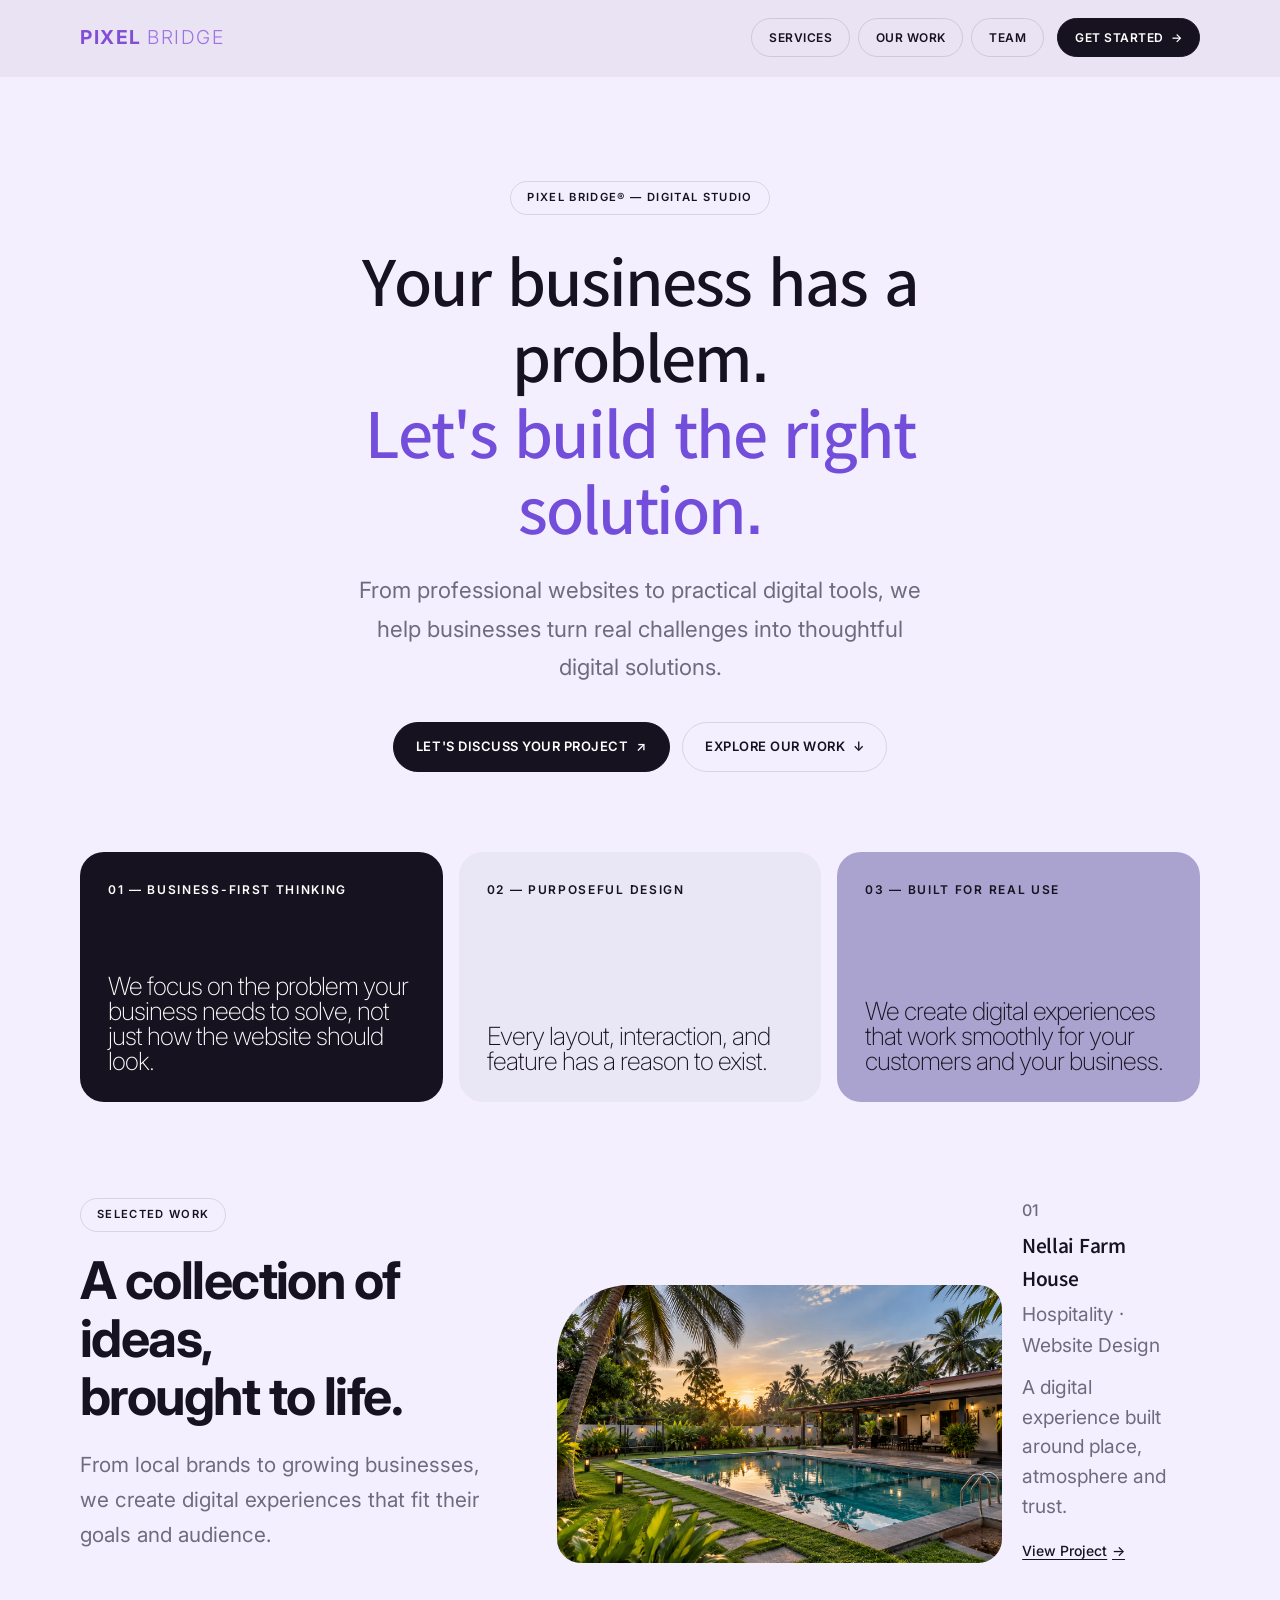
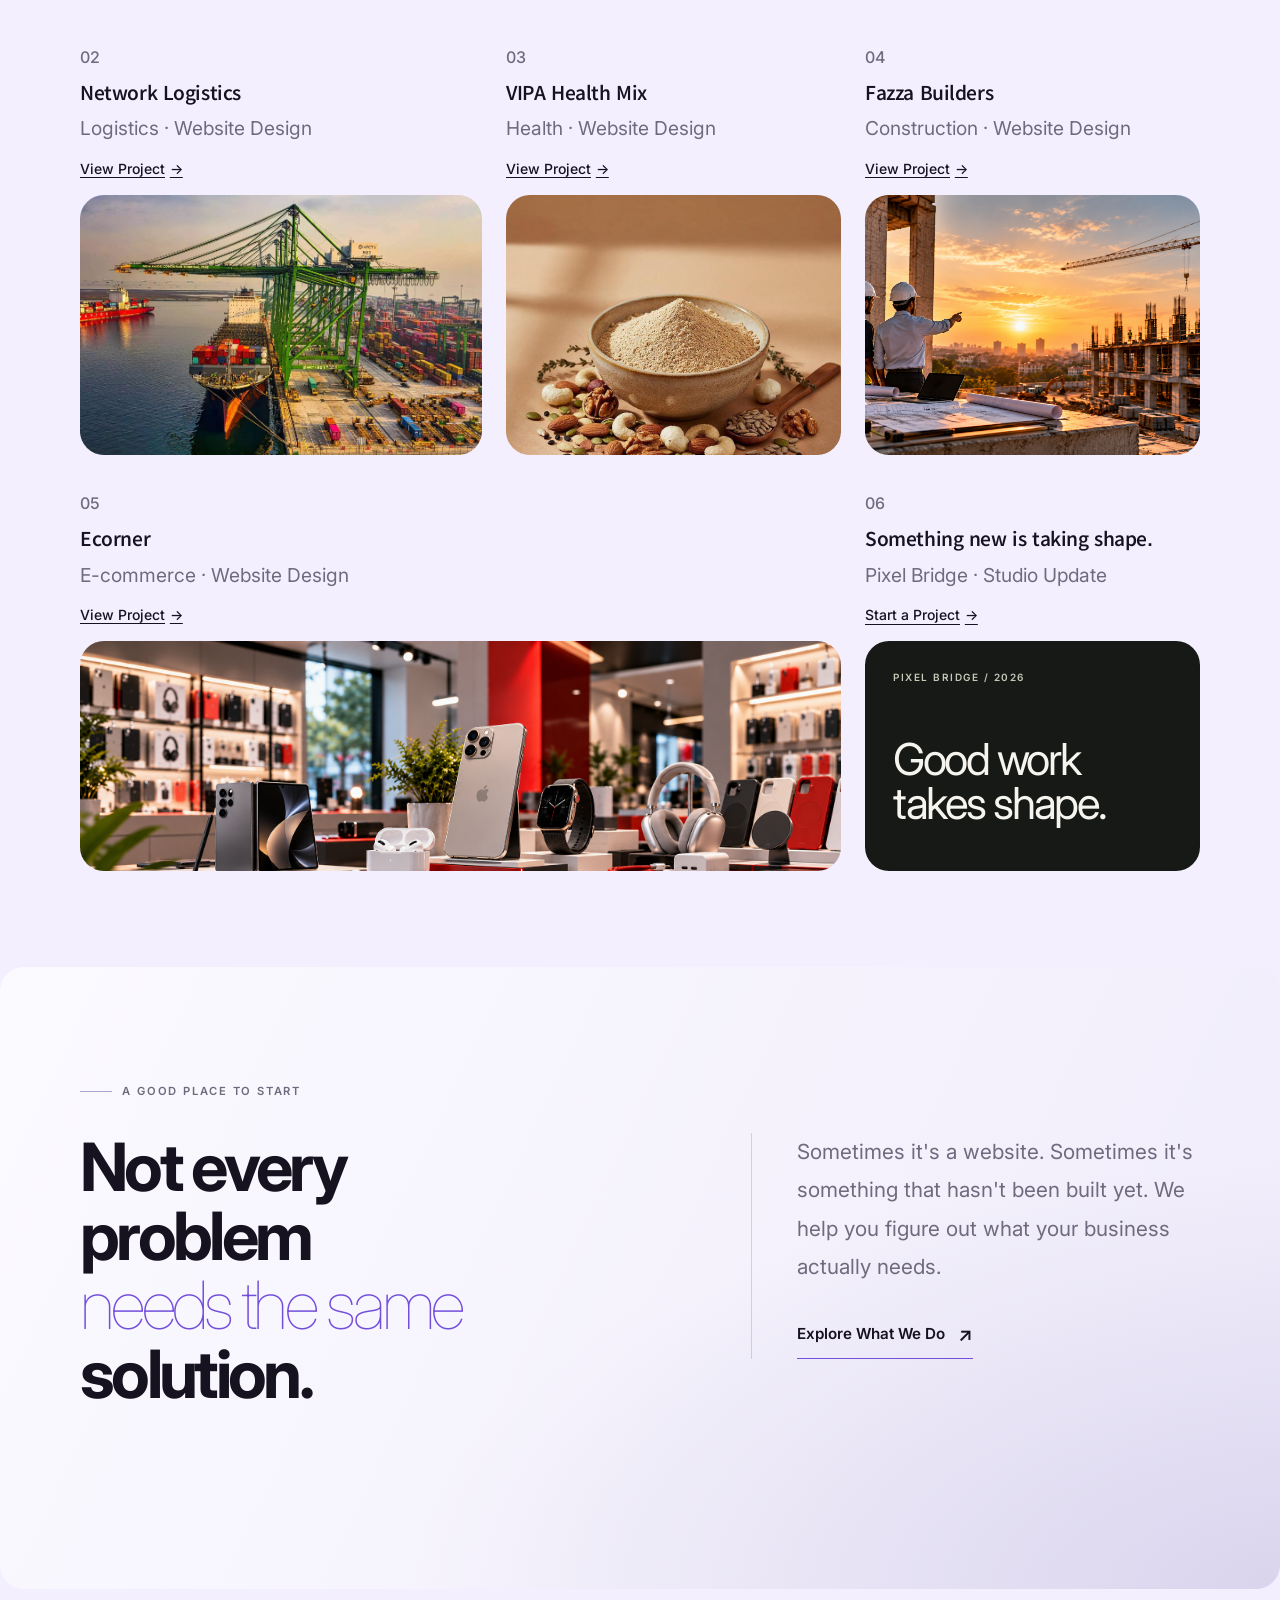
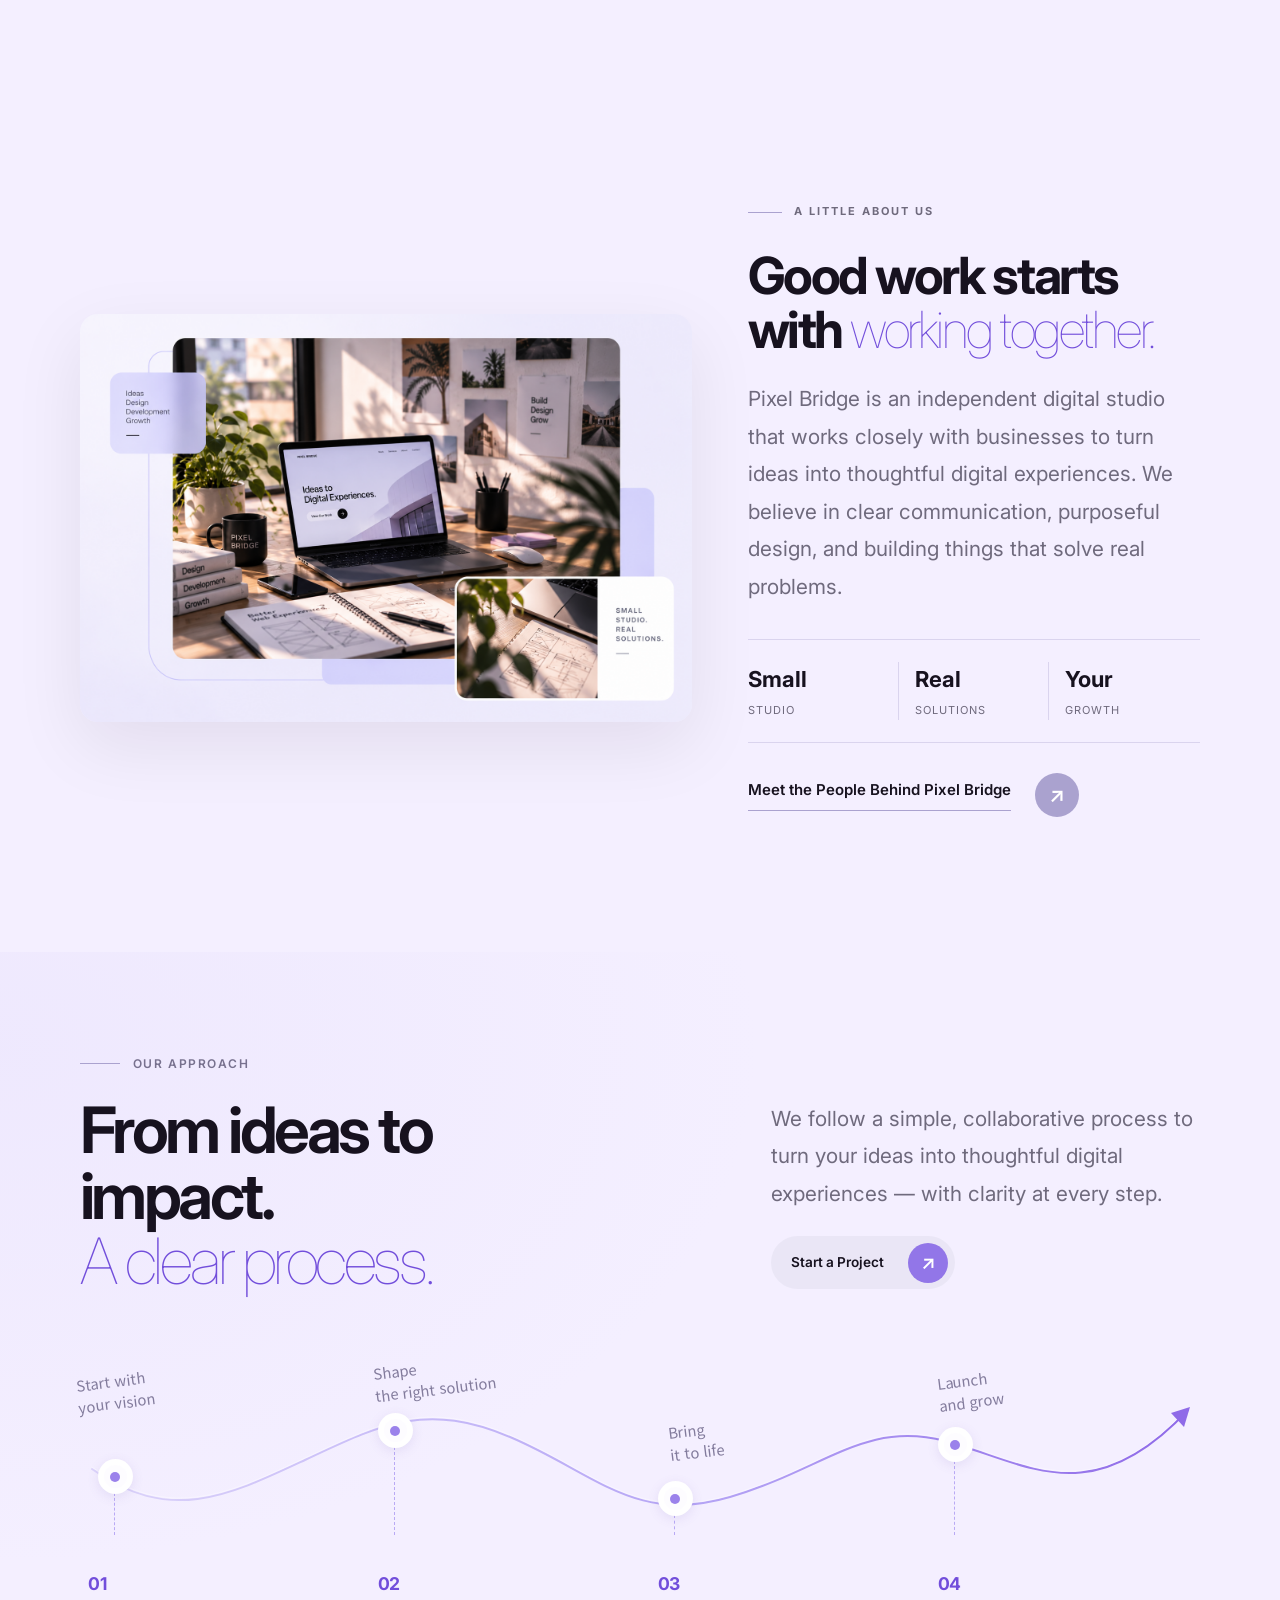
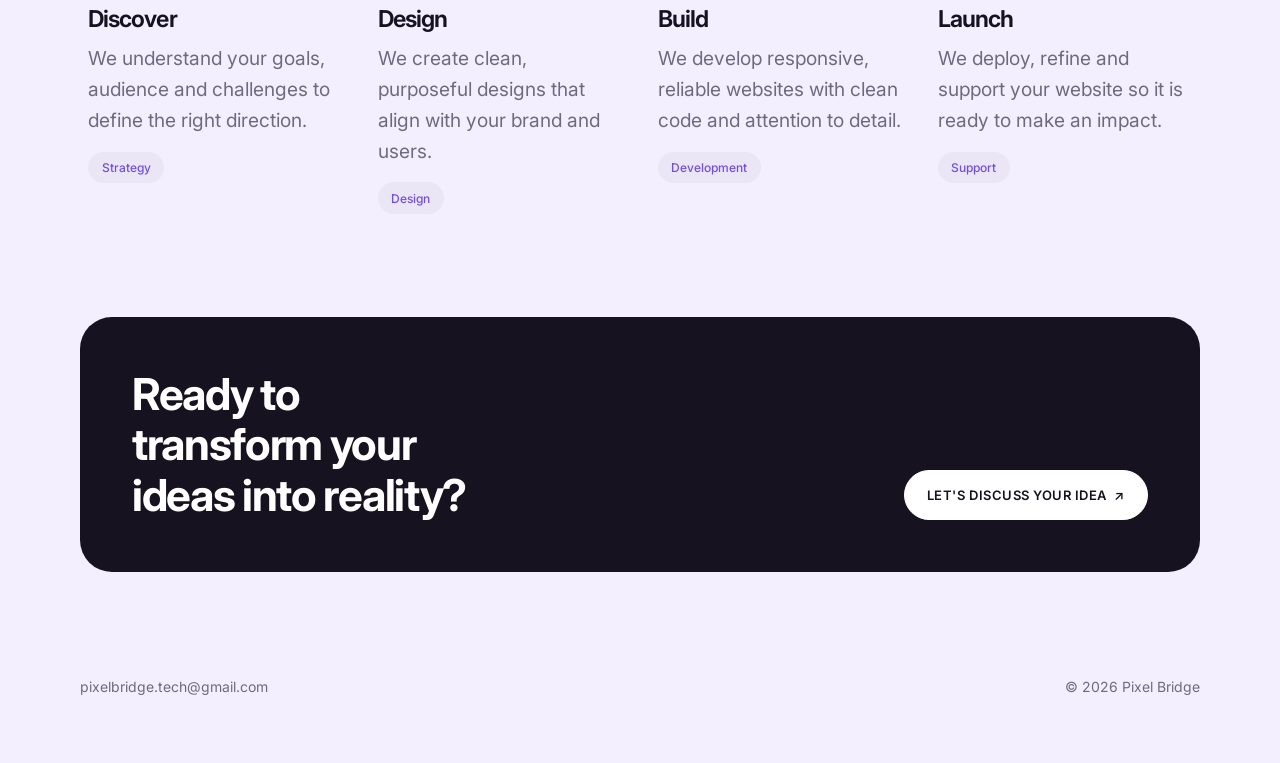
<file: index.html>
<!DOCTYPE html>
<html lang="en">
<head>
  <meta charset="UTF-8">
  <meta name="viewport" content="width=device-width, initial-scale=1.0">
  <title>Pixel Bridge | Web Design Agency in Chennai</title>
  <meta name="description" content="Pixel Bridge builds modern, responsive websites for startups and local businesses in Chennai. Professional web design, development and branding solutions.">
  <meta name="keywords" content="Web Design Chennai, Website Development Chennai, Web Designer Chennai, Responsive Websites, Pixel Bridge">
  <meta property="og:title" content="Pixel Bridge | Web Design Agency in Chennai">
  <meta property="og:description" content="Modern websites designed to help businesses grow online.">
  <meta property="og:type" content="website">
  <meta property="og:url" content="https://pixelbridgetech.com/">
  <meta property="og:image" content="https://pixelbridgetech.com/pictures/PIXEL%20BRIDGE%20LOGO/Light%20Version%20Symbol.png">
  <link rel="canonical" href="https://pixelbridgetech.com/">
  <link rel="preconnect" href="https://fonts.googleapis.com">
  <link rel="preconnect" href="https://fonts.gstatic.com" crossorigin>
  <link href="https://fonts.googleapis.com/css2?family=Inter:wght@400;500;600;700&display=swap" rel="stylesheet">
  <link rel="stylesheet" href="home.css">
  <link rel="icon" type="image/png" href="pictures/PIXEL BRIDGE LOGO/Light Version Symbol.png">
  <script async src="https://tally.so/widgets/embed.js"></script>
  <link rel="preconnect" href="https://fonts.googleapis.com">
<link rel="preconnect" href="https://fonts.gstatic.com" crossorigin>
<link href="https://fonts.googleapis.com/css2?family=Kedebideri:wght@400;500;600;700;800;900&display=swap" rel="stylesheet">
</head>
<body>

  <!-- NAVBAR -->
  <header class="navbar" id="site-nav">
    <div class="container navbar__inner">
      <a href="index.html" class="navbar__logo">PIXEL <span class="navbar__logo-accent">BRIDGE</span></a>

      <nav class="navbar__links" id="primary-nav" aria-label="Primary">
        <a href="services.html" class="btn btn--outline btn--sm">Services</a>
        <a href="work.html" class="btn btn--outline btn--sm">Our Work</a>
        <a href="team.html" class="btn btn--outline btn--sm">Team</a>
        <a
          href="#tally-open=rjJZKl&tally-layout=modal&tally-width=379&tally-overlay=1&tally-emoji-animation=none&tally-auto-close=0&tally-form-events-forwarding=1"
          class="btn btn--dark btn--sm navbar__cta"
        >
          Get Started <span aria-hidden="true">→</span>
        </a>
      </nav>

      <button
        class="hamburger"
        type="button"
        aria-label="Open navigation menu"
        aria-expanded="false"
        aria-controls="primary-nav"
      >
        <span></span>
        <span></span>
        <span></span>
      </button>
    </div>
  </header>

  <main>
    <!-- HERO -->
    <section class="hero" aria-labelledby="hero-heading">
      <div class="container">
        <div class="hero__pill reveal">
          <span class="pill">PIXEL BRIDGE® — DIGITAL STUDIO</span>
        </div>
        <h1 id="hero-heading" class="hero__title reveal">
          Your business has a problem.<br>
          <span class="hero__accent">Let's build the right solution.</span>
        </h1>
        <p class="hero__sub reveal">
          From professional websites to practical digital tools, we help businesses turn real challenges into thoughtful digital solutions.
        </p>
        <div class="hero__actions reveal">
          <a
            href="#tally-open=rjJZKl&tally-layout=modal&tally-width=379&tally-overlay=1&tally-emoji-animation=none&tally-auto-close=0&tally-form-events-forwarding=1"
            class="btn btn--dark"
          >
          Let's Discuss Your Project  <span aria-hidden="true">↗</span>
          </a>
          <a href="work.html" class="btn btn--outline">
            Explore Our Work <span aria-hidden="true">↓</span>
          </a>
        </div>
      </div>
    </section>

    <!-- STATS -->
    <section class="stats" aria-label="Company highlights">
      <div class="container stats__grid">
        <article class="stat-card stat-card--dark reveal">
          <p class="stat-card__label">01 — Business-First Thinking</p>
          <p class="stat-card__value">We focus on the problem your business needs to solve, not just how the website should look.</p>
        </article>
        <article class="stat-card stat-card--light reveal">
          <p class="stat-card__label">02 — Purposeful Design</p>
          <p class="stat-card__value">Every layout, interaction, and feature has a reason to exist.</p>
        </article>
        <article class="stat-card stat-card--accent reveal">
          <p class="stat-card__label">03 — Built for Real Use</p>
          <p class="stat-card__value">We create digital experiences that work smoothly for your customers and your business.</p>
        </article>
      </div>
    </section>

    <!-- SELECTED WORK -->
    <section class="work" id="portfolio" aria-labelledby="work-heading">
      <div class="container">
        <div class="work__top">
          <header class="work__intro reveal">
            <p class="pill" style="margin-bottom: 20px;">Selected Work</p>
            <h2 id="work-heading" class="work__title">
              A collection of ideas,<br> brought to life.
            </h2>
            <p class="work__sub">
              From local brands to growing businesses, we create digital
              experiences that fit their goals and audience.
            </p>
          </header>

          <!-- 01 Featured -->
          <article class="work-item work-item--featured reveal">
            <div class="work-media work-media--wide">
              <img src="pictures/farm1.png" alt="Nellai Farm House website" loading="lazy">
            </div>
            <div class="work-item__meta">
              <p class="work-item__num">01</p>
              <h3 class="work-item__name">Nellai Farm House</h3>
              <p class="work-item__cat">Hospitality · Website Design</p>
              <p class="work-item__desc">
                A digital experience built around place, atmosphere and trust.
              </p>
              <a class="work-item__link" href="work/nellai.html">
                View Project <span aria-hidden="true">→</span>
              </a>
            </div>

          </article>
        </div>

        <div class="work__grid">
          <!-- 02 -->
          <article class="work-item work-item--02 reveal">
            <div class="work-item__meta">
              <p class="work-item__num">02</p>
              <h3 class="work-item__name">Network Logistics</h3>
              <p class="work-item__cat">Logistics · Website Design</p>
              <a class="work-item__link" href="work/network.html">
                View Project <span aria-hidden="true">→</span>
              </a>
            </div>
            <div class="work-media work-media--landscape">
              <img src="pictures/network1.jpeg" alt="Network Logistics website" loading="lazy">
            </div>
          </article>

          <!-- 03 -->
          <article class="work-item work-item--03 reveal">
            <div class="work-item__meta">
              <p class="work-item__num">03</p>
              <h3 class="work-item__name">VIPA Health Mix</h3>
              <p class="work-item__cat">Health · Website Design</p>
              <a class="work-item__link" href="work/vipa.html">
                View Project <span aria-hidden="true">→</span>
              </a>
            </div>
            <div class="work-media work-media--portrait">
              <img src="pictures/vipa1.jpeg" alt="VIPA Health Mix website" loading="lazy">
            </div>
          </article>

          <!-- 04 -->
          <article class="work-item work-item--04 reveal">
            <div class="work-item__meta">
              <p class="work-item__num">04</p>
              <h3 class="work-item__name">Fazza Builders</h3>
              <p class="work-item__cat">Construction · Website Design</p>
              <a class="work-item__link" href="work/fazza.html">
                View Project <span aria-hidden="true">→</span>
              </a>
            </div>
            <div class="work-media work-media--tall">
              <img src="pictures/fazza1.png" alt="Fazza Builders website" loading="lazy">
            </div>
          </article>

          <!-- 05 -->
          <article class="work-item work-item--05 reveal">
            <div class="work-item__meta">
              <p class="work-item__num">05</p>
              <h3 class="work-item__name">Ecorner</h3>
              <p class="work-item__cat">E-commerce · Website Design</p>
              <a class="work-item__link" href="work/ecorner.html">
                View Project <span aria-hidden="true">→</span>
              </a>
            </div>
            <div class="work-media work-media--wide-sm">
              <img src="pictures/ecorner1.png" alt="Ecorner Website" loading="lazy"> 
            </div>
          </article>

          <!-- 06 -->
          <article class="work-item work-item--06 reveal work-item--studio"> <div class="work-item__meta"> <p class="work-item__num">06</p> <h3 class="work-item__name">Something new is taking shape.</h3> <p class="work-item__cat">Pixel Bridge · Studio Update</p> <a class="work-item__link" href="#tally-open=rjJZKl&tally-layout=modal&tally-width=379&tally-overlay=1&tally-emoji-animation=none&tally-auto-close=0&tally-form-events-forwarding=1"> Start a Project <span aria-hidden="true">→</span> </a> </div>

            <div class="work-media work-media--wide-sm work-media--studio"> <div class="work-media__studio-content"> <span class="work-media__studio-label">PIXEL BRIDGE / 2026</span> <h4>Good work<br>takes shape.</h4> <span class="work-media__studio-status"> <span></span> NEW PROJECT IN PROGRESS </span> </div> </div> </article>
        </div>
      </div>
    </section>

    <!-- SERVICES PREVIEW -->
<section class="services-preview" aria-labelledby="services-preview-heading">
  <div class="container services-preview__inner">

    <div class="services-preview__main reveal">
      <p class="services-preview__label">
        <span></span> A GOOD PLACE TO START
      </p>

      <h2 id="services-preview-heading" class="services-preview__title">
        Not every problem
        <span>needs the same</span>
        solution.
      </h2>
    </div>

    <div class="services-preview__side reveal">
      <p class="services-preview__description">
        Sometimes it's a website. Sometimes it's something that hasn't
        been built yet. We help you figure out what your business actually needs.
      </p>

      <a href="services.html" class="services-preview__link">
        Explore What We Do
        <span aria-hidden="true">↗</span>
      </a>
    </div>

    <div class="services-preview__shape" aria-hidden="true"></div>

  </div>
</section>

<!-- About Pixel Bridge -->
<section class="about-section" id="about">
  <div class="container about-container">

    <!-- Left: Workspace Image -->
    <div class="about-visual reveal">
      <img
        src="pictures/about-section.png"
        alt="Pixel Bridge creative workspace with laptop and design sketches"
        class="about-workspace-image"
      >
    </div>

    <!-- Right: About Content -->
    <div class="about-content reveal">
      <span class="section-label">A LITTLE ABOUT US</span>

      <h2 class="about-heading">
        Good work starts<br>
        with <span>working together.</span>
      </h2>

      <p class="about-description">
        Pixel Bridge is an independent digital studio that works closely
        with businesses to turn ideas into thoughtful digital experiences.
        We believe in clear communication, purposeful design, and building
        things that solve real problems.
      </p>

      <div class="about-highlights">
        <div class="about-highlight">
          <strong>Small</strong>
          <span>Studio</span>
        </div>

        <div class="about-highlight">
          <strong>Real</strong>
          <span>Solutions</span>
        </div>

        <div class="about-highlight">
          <strong>Your</strong>
          <span>Growth</span>
        </div>
      </div>

      <a href="team.html" class="about-link">
        <span>Meet the People Behind Pixel Bridge</span>
        <span class="about-link-arrow" aria-hidden="true">↗</span>
      </a>
    </div>

  </div>
</section>


<!-- OUR APPROACH -->
<section class="approach-section" id="approach">
  <div class="container">

    <!-- Heading -->
    <div class="approach-header">
      <div class="approach-heading">
        <p class="approach-label">
          <span aria-hidden="true"></span>
          OUR APPROACH
        </p>

        <h2 class="approach-title">
          From ideas to impact.
          <span>A clear process.</span>
        </h2>
      </div>

      <div class="approach-intro">
        <p>
          We follow a simple, collaborative process to turn your ideas
          into thoughtful digital experiences — with clarity at every step.
        </p>

        <a
          class="approach-cta"
          href="#tally-open=rjJZKl&tally-layout=modal&tally-width=379&tally-overlay=1&tally-emoji-animation=none&tally-auto-close=0&tally-form-events-forwarding=1"
        >
          Start a Project
          <span aria-hidden="true">↗</span>
        </a>
      </div>
    </div>

    <!-- Flowing timeline: desktop -->
    <div class="approach-flow">

      <svg
        class="approach-flow__line"
        viewBox="0 0 1120 190"
        preserveAspectRatio="none"
        aria-hidden="true"
      >
        <defs>
          <linearGradient id="approach-gradient" x1="0" y1="0" x2="1" y2="0">
            <stop offset="0%" stop-color="#DCD4FA" />
            <stop offset="55%" stop-color="#B5A5F5" />
            <stop offset="100%" stop-color="#8F6AE8" />
          </linearGradient>
        </defs>

        <path
          d="M 12 104
             C 90 160, 150 130, 225 95
             S 345 36, 430 72
             S 555 160, 650 132
             S 785 55, 865 76
             S 1010 150, 1108 45"
          fill="none"
          stroke="url(#approach-gradient)"
          stroke-width="2"
          stroke-linecap="round"
        />

        <path
          d="M 12 104
             C 90 160, 150 130, 225 95
             S 345 36, 430 72
             S 555 160, 650 132
             S 785 55, 865 76
             S 1010 150, 1108 45"
          fill="none"
          stroke="#FFFFFF"
          stroke-opacity=".55"
          stroke-width=".7"
          stroke-linecap="round"
          transform="translate(0 -2)"
        />

        <path
          d="M 1091 48 L 1110 42 L 1104 62 Z"
          fill="#8F6AE8"
        />
      </svg>

      <!-- Stage 1 -->
      <article class="approach-stage approach-stage--discover">
        <div class="approach-note approach-note--discover" aria-hidden="true">
          Start with<br>your vision
          
        </div>

        <span class="approach-node" aria-hidden="true">
          <span></span>
        </span>

        <span class="approach-stage__number">01</span>
        <h3>Discover</h3>
        <p>
          We understand your goals, audience and challenges to define
          the right direction.
        </p>
        <span class="approach-stage__tag">Strategy</span>
      </article>

      <!-- Stage 2 -->
      <article class="approach-stage approach-stage--design">
        <div class="approach-note approach-note--design" aria-hidden="true">
          Shape<br>the right solution
          
        </div>

        <span class="approach-node" aria-hidden="true">
          <span></span>
        </span>

        <span class="approach-stage__number">02</span>
        <h3>Design</h3>
        <p>
          We create clean, purposeful designs that align with your
          brand and users.
        </p>
        <span class="approach-stage__tag">Design</span>
      </article>

      <!-- Stage 3 -->
      <article class="approach-stage approach-stage--build">
        <div class="approach-note approach-note--build" aria-hidden="true">
          Bring<br>it to life
          
        </div>

        <span class="approach-node" aria-hidden="true">
          <span></span>
        </span>

        <span class="approach-stage__number">03</span>
        <h3>Build</h3>
        <p>
          We develop responsive, reliable websites with clean code
          and attention to detail.
        </p>
        <span class="approach-stage__tag">Development</span>
      </article>

      <!-- Stage 4 -->
      <article class="approach-stage approach-stage--launch">
        <div class="approach-note approach-note--launch" aria-hidden="true">
          Launch<br>and grow
          
        </div>

        <span class="approach-node" aria-hidden="true">
          <span></span>
        </span>

        <span class="approach-stage__number">04</span>
        <h3>Launch</h3>
        <p>
          We deploy, refine and support your website so it is ready
          to make an impact.
        </p>
        <span class="approach-stage__tag">Support</span>
      </article>

    </div>

    <!-- Mobile timeline -->
    <div class="approach-mobile-flow">

      <article class="approach-mobile-stage">
        <span class="approach-mobile-stage__node">01</span>
        <div>
          <span class="approach-mobile-stage__eyebrow">FIRST, WE LISTEN</span>
          <h3>Discover</h3>
          <p>We understand your goals, audience and challenges to define the right direction.</p>
          <span class="approach-stage__tag">Strategy</span>
        </div>
      </article>

      <article class="approach-mobile-stage">
        <span class="approach-mobile-stage__node">02</span>
        <div>
          <span class="approach-mobile-stage__eyebrow">THEN, WE SHAPE IT</span>
          <h3>Design</h3>
          <p>We create clean, purposeful designs that align with your brand and users.</p>
          <span class="approach-stage__tag">Design</span>
        </div>
      </article>

      <article class="approach-mobile-stage">
        <span class="approach-mobile-stage__node">03</span>
        <div>
          <span class="approach-mobile-stage__eyebrow">NEXT, WE BUILD</span>
          <h3>Build</h3>
          <p>We develop responsive, reliable websites with clean code and attention to detail.</p>
          <span class="approach-stage__tag">Development</span>
        </div>
      </article>

      <article class="approach-mobile-stage">
        <span class="approach-mobile-stage__node">04</span>
        <div>
          <span class="approach-mobile-stage__eyebrow">FINALLY, WE LAUNCH</span>
          <h3>Launch</h3>
          <p>We deploy, refine and support your website so it is ready to make an impact.</p>
          <span class="approach-stage__tag">Support</span>
        </div>
      </article>

    </div>

  </div>
</section>




    <!-- CTA -->
    <section class="cta" aria-labelledby="cta-heading">
      <div class="container">
        <div class="cta__box reveal">
          <h2 id="cta-heading" class="cta__title">
            Ready to transform your ideas into reality?
          </h2>
          <div class="cta__action">
            <a
              href="#tally-open=rjJZKl&tally-layout=modal&tally-width=379&tally-overlay=1&tally-emoji-animation=none&tally-auto-close=0&tally-form-events-forwarding=1"
              class="btn btn--light"
            >
              Let's Discuss Your Idea <span aria-hidden="true">↗</span>
            </a>
          </div>
        </div>
      </div>
    </section>

    
  </main>

  <!-- FOOTER -->
  <footer class="footer">
    <div class="container footer__inner">
      <a class="footer__email" href="mailto:pixelbridge.tech@gmail.com">
        pixelbridge.tech@gmail.com
      </a>
      <p class="footer__copy">&copy; 2026 Pixel Bridge</p>
    </div>
  </footer>

  <script src="script.js"></script>
</body>
</html>
</file>
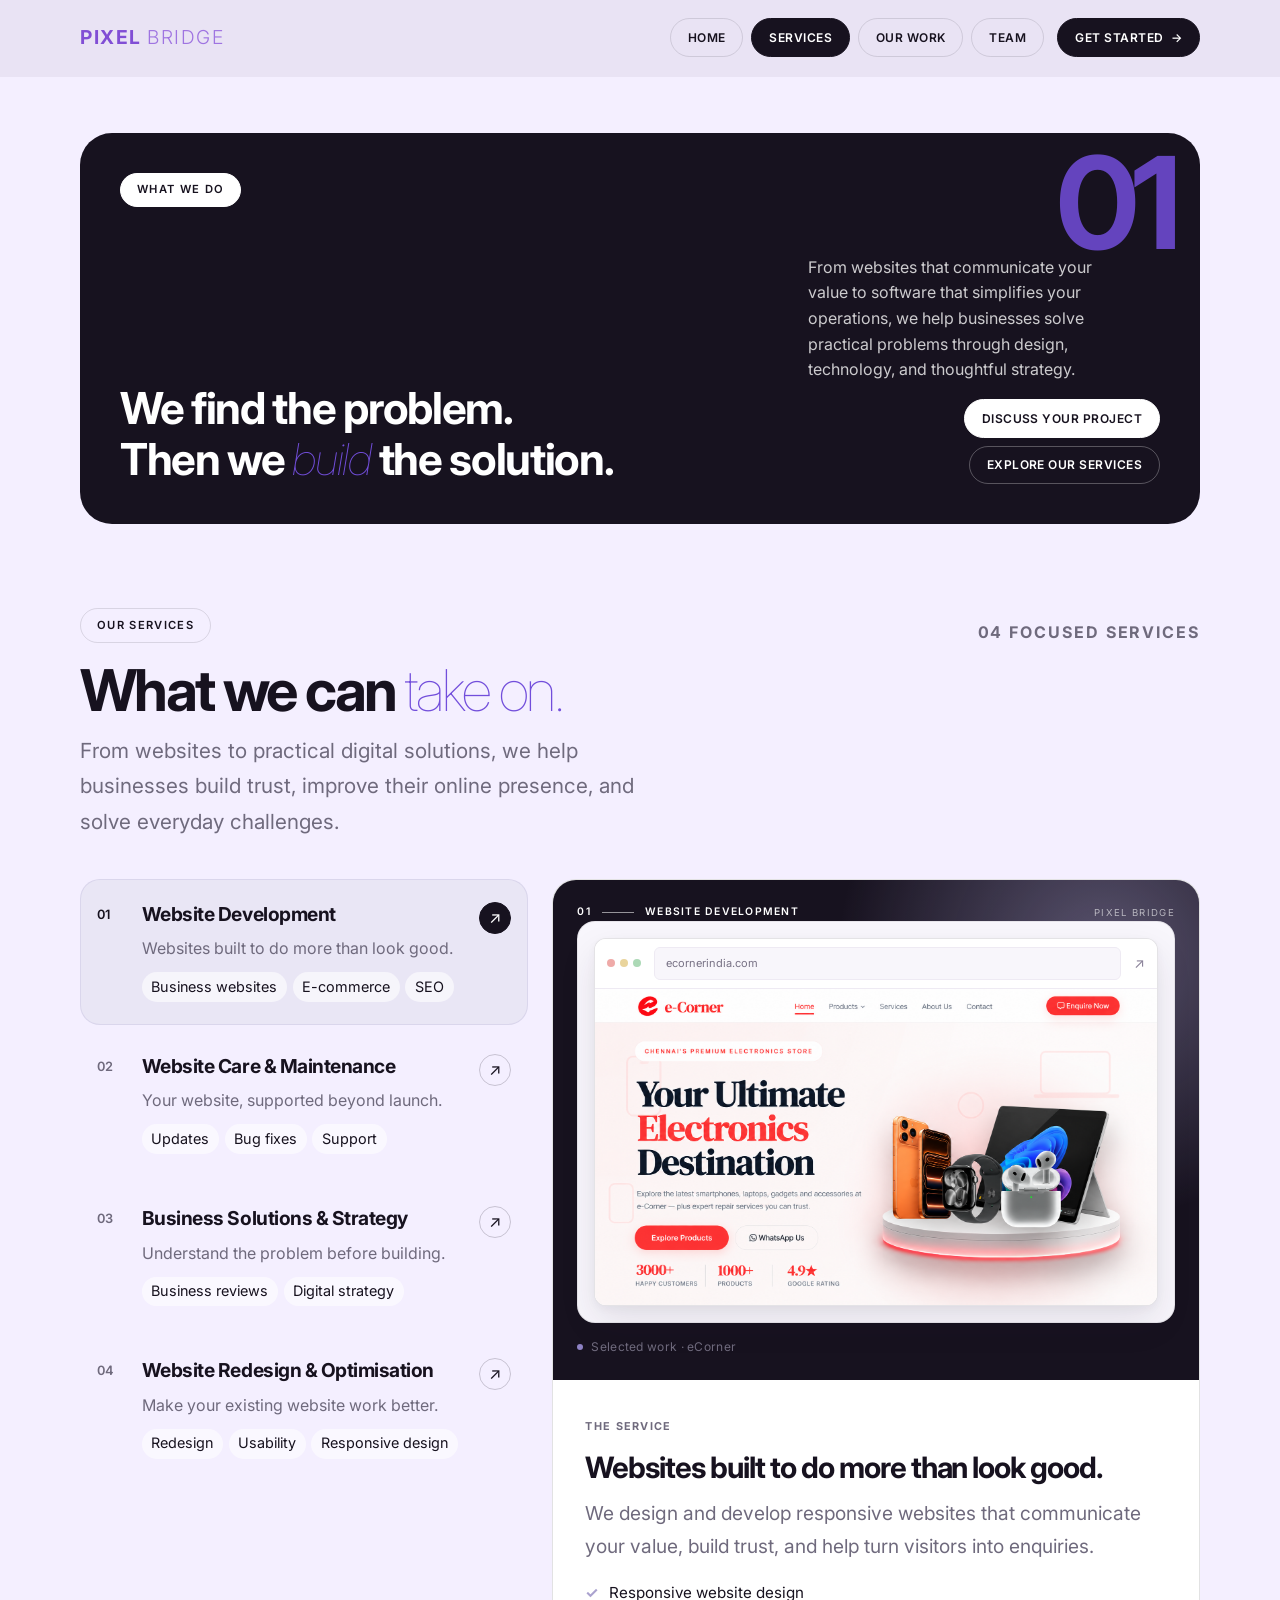
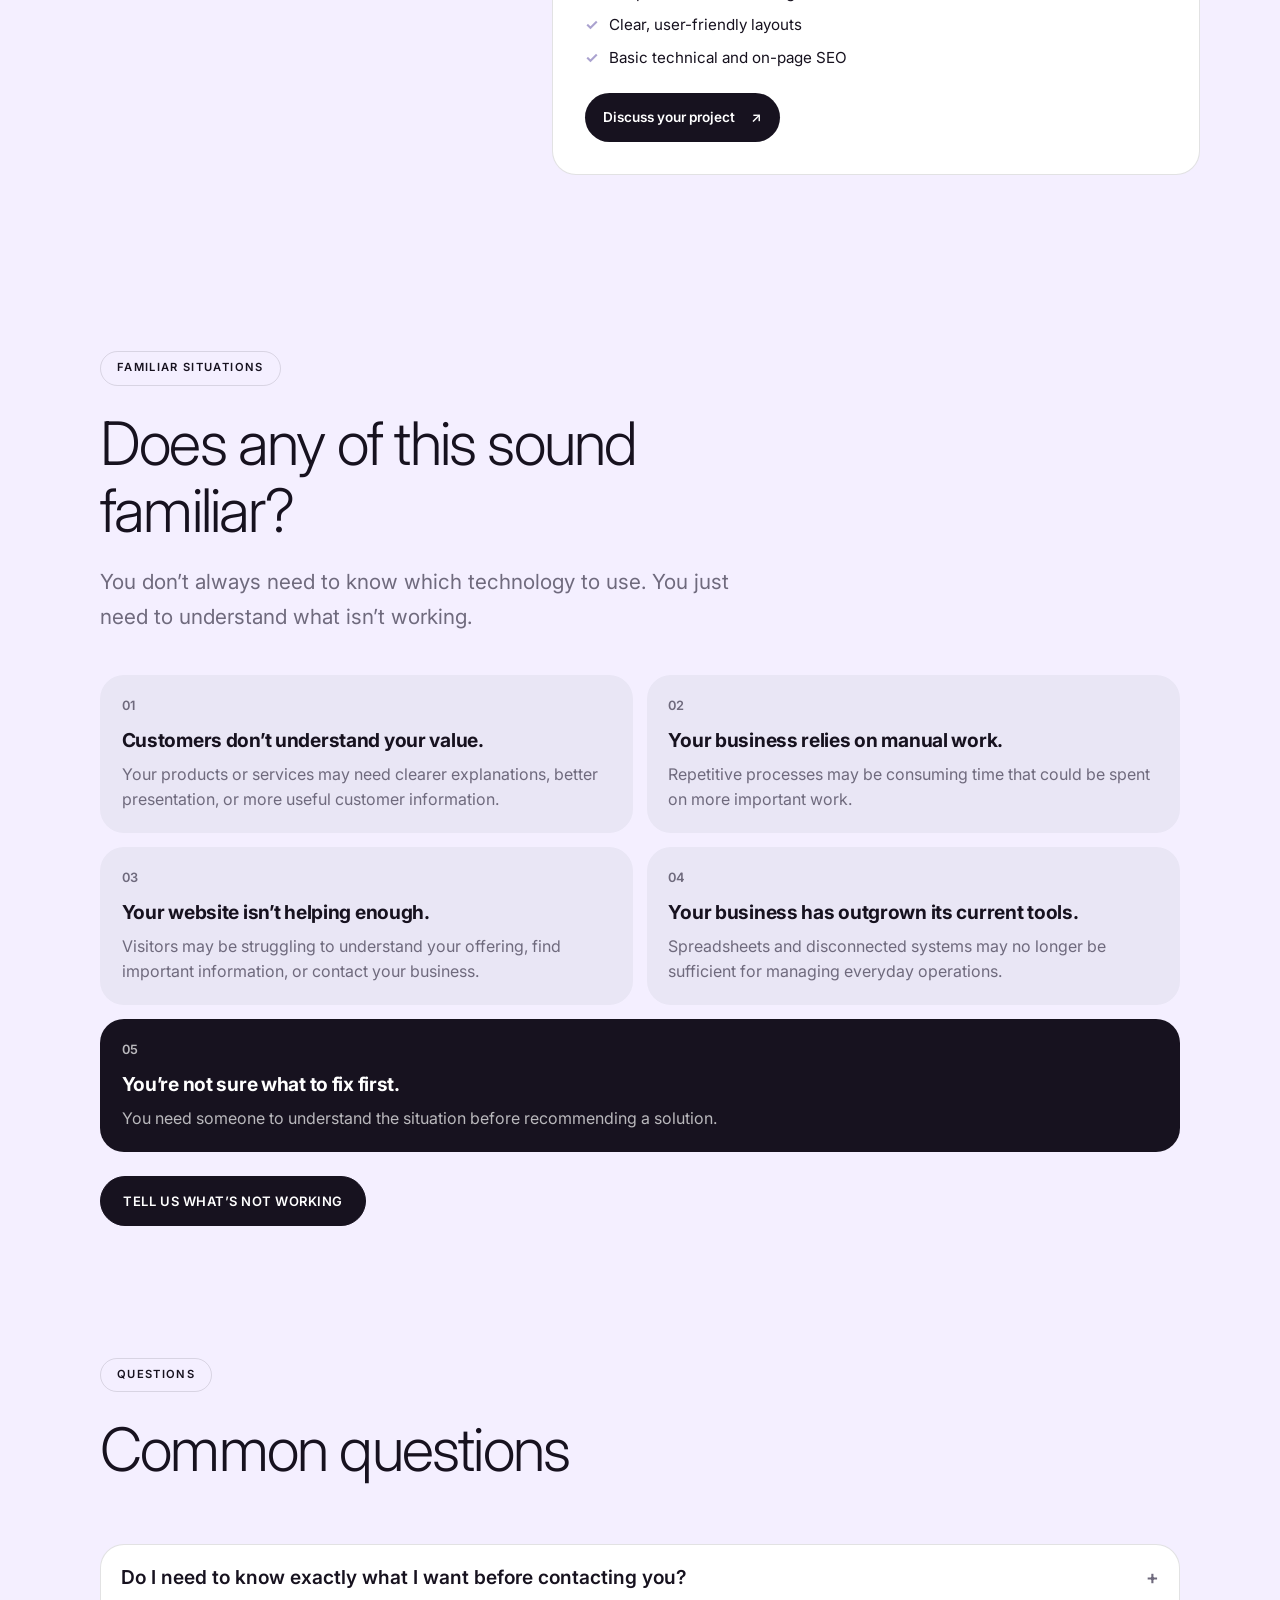
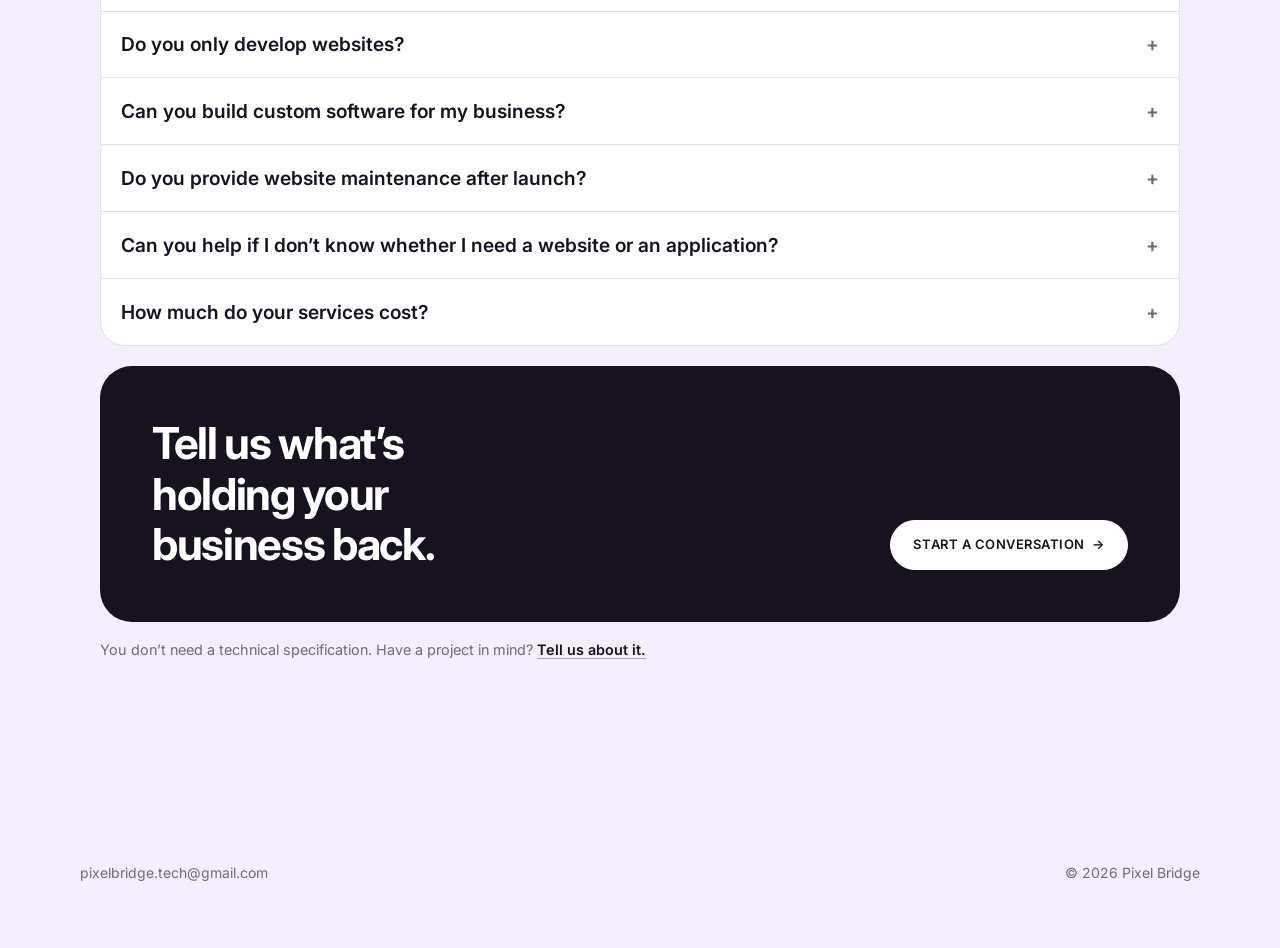
<file: services.html>
<!DOCTYPE html>
<html lang="en">
<head>
  <meta charset="UTF-8">
  <meta name="viewport" content="width=device-width, initial-scale=1.0">
  <title>Services | Website Development, Software &amp; Business Solutions | Pixel Bridge</title>
  <meta name="description" content="Pixel Bridge helps businesses build websites, maintain digital experiences, develop custom software, and identify practical digital solutions to business challenges.">
  <meta property="og:title" content="Services | Website Development, Software &amp; Business Solutions | Pixel Bridge">
  <meta property="og:description" content="Pixel Bridge helps businesses build websites, maintain digital experiences, develop custom software, and identify practical digital solutions to business challenges.">
  <meta property="og:type" content="website">
  <meta property="og:url" content="https://pixelbridgetech.com/services.html">
  <meta property="og:image" content="https://pixelbridgetech.com/pictures/PIXEL%20BRIDGE%20LOGO/Light%20Version%20Symbol.png">
  <link rel="canonical" href="https://pixelbridgetech.com/services.html">
  <link rel="preconnect" href="https://fonts.googleapis.com">
  <link rel="preconnect" href="https://fonts.gstatic.com" crossorigin>
  <link href="https://fonts.googleapis.com/css2?family=Inter:wght@400;500;600;700&display=swap" rel="stylesheet">
  <link rel="stylesheet" href="home.css">
  <link rel="stylesheet" href="services.css">
  <link rel="icon" type="image/png" href="pictures/PIXEL BRIDGE LOGO/Light Version Symbol.png">
  <script async src="https://tally.so/widgets/embed.js"></script>
</head>
<body>

  <header class="navbar" id="site-nav">
    <div class="container navbar__inner">
      <a href="index.html" class="navbar__logo">PIXEL <span class="navbar__logo-accent">BRIDGE</span></a>
      <nav class="navbar__links" id="primary-nav" aria-label="Primary">
        <a href="index.html" class="btn btn--outline btn--sm">Home</a>
        <a href="services.html" class="btn btn--dark btn--sm" aria-current="page">Services</a>
        <a href="work.html" class="btn btn--outline btn--sm">Our Work</a>
        <a href="team.html" class="btn btn--outline btn--sm">Team</a>
        <a
          href="#tally-open=rjJZKl&tally-layout=modal&tally-width=379&tally-overlay=1&tally-emoji-animation=none&tally-auto-close=0&tally-form-events-forwarding=1"
          class="btn btn--dark btn--sm navbar__cta"
        >
          Get Started <span aria-hidden="true">→</span>
        </a>
      </nav>
      <button class="hamburger" type="button" aria-label="Open navigation menu" aria-expanded="false" aria-controls="primary-nav">
        <span></span><span></span><span></span>
      </button>
    </div>
  </header>

  <main class="page">
    <div class="container">

      <!-- 1. HERO — original dark banner -->
      <section class="service-banner reveal" aria-labelledby="services-heading">
        <div class="service-banner__pill">
          <span class="pill pill--on-dark">What we do</span>
        </div>
        <p class="service-banner__num" aria-hidden="true">01</p>
        <div class="service-banner__bottom">
          <h1 id="services-heading" class="service-banner__title">
            We find the problem.<br>
            Then we <span class="accent-lav">build</span> the solution.
          </h1>
          <div class="service-banner__aside">
            <p class="service-banner__text">
              From websites that communicate your value to software that simplifies
              your operations, we help businesses solve practical problems through
              design, technology, and thoughtful strategy.
            </p>
            <div class="sv-hero-actions">
              <a
                class="btn btn--light btn--sm"
                href="#tally-open=rjJZKl&tally-layout=modal&tally-width=379&tally-overlay=1&tally-emoji-animation=none&tally-auto-close=0&tally-form-events-forwarding=1"
              >
                Discuss Your Project
              </a>
              <a class="btn btn--outline btn--sm sv-btn-ghost" href="#services-overview">
                Explore Our Services
              </a>
            </div>
          </div>
        </div>
      </section>

      <!-- 2. INTERACTIVE SERVICE INDEX -->
<section class="service-index" id="services-overview"
aria-labelledby="services-overview-heading">

<header class="service-index__header reveal">
<div>
<span class="pill">Our services</span>

<h2 id="services-overview-heading">
What we can <span>take on.</span>
</h2>

<p>
From websites to practical digital solutions, we help
businesses build trust, improve their online presence,
and solve everyday challenges.
</p>
</div>

<span class="service-index__count">04 FOCUSED SERVICES</span>
</header>

<div class="service-index__layout">

<!-- LEFT: SERVICE SELECTOR -->
<div class="service-index__list"
role="group"
aria-label="Choose a service">

<button class="service-option is-active"
     type="button"
     data-service="0"
     aria-pressed="true">

<span class="service-option__number">01</span>

<span class="service-option__content">
 <strong>Website Development</strong>
 <span>Websites built to do more than look good.</span>

 <span class="service-option__tags">
   <span>Business websites</span>
   <span>E-commerce</span>
   <span>SEO</span>
 </span>
</span>

<span class="service-option__arrow" aria-hidden="true">↗</span>
</button>


<button class="service-option"
     type="button"
     data-service="1"
     aria-pressed="false">

<span class="service-option__number">02</span>

<span class="service-option__content">
 <strong>Website Care &amp; Maintenance</strong>
 <span>Your website, supported beyond launch.</span>

 <span class="service-option__tags">
   <span>Updates</span>
   <span>Bug fixes</span>
   <span>Support</span>
 </span>
</span>

<span class="service-option__arrow" aria-hidden="true">↗</span>
</button>


<button class="service-option"
     type="button"
     data-service="2"
     aria-pressed="false">

<span class="service-option__number">03</span>

<span class="service-option__content">
 <strong>Business Solutions &amp; Strategy</strong>
 <span>Understand the problem before building.</span>

 <span class="service-option__tags">
   <span>Business reviews</span>
   <span>Digital strategy</span>
 </span>
</span>

<span class="service-option__arrow" aria-hidden="true">↗</span>
</button>


<button class="service-option"
     type="button"
     data-service="3"
     aria-pressed="false">

<span class="service-option__number">04</span>

<span class="service-option__content">
 <strong>Website Redesign &amp; Optimisation</strong>
 <span>Make your existing website work better.</span>

 <span class="service-option__tags">
   <span>Redesign</span>
   <span>Usability</span>
   <span>Responsive design</span>
 </span>
</span>

<span class="service-option__arrow" aria-hidden="true">↗</span>
</button>

</div>


<!-- RIGHT: DYNAMIC SERVICE PREVIEW -->
<article class="service-preview"
    aria-live="polite"
    aria-atomic="true">

<div class="service-preview__visual">

<div class="service-preview__top">
 <span class="service-preview__eyebrow">
   <span id="preview-number">01</span>
   <span class="service-preview__divider"></span>
   <span id="preview-category">WEBSITE DEVELOPMENT</span>
 </span>

 <span class="service-preview__index">PIXEL BRIDGE</span>
</div>

<!-- Visual placeholder; we can replace this with real project screenshots -->
<div class="service-preview__art" id="preview-art">

  <div class="showcase-browser">

    <div class="showcase-browser__toolbar">
      <div class="showcase-browser__dots">
        <span></span>
        <span></span>
        <span></span>
      </div>

      <div class="showcase-browser__address">
        ecornerindia.com
      </div>

      <span class="showcase-browser__icon">↗</span>
    </div>

    <div class="showcase-browser__viewport">
      <img
        src="pictures/service-1.png"
        alt="eCorner website developed by Pixel Bridge"
        class="service-preview-image"
      >
    </div>

  </div>

</div>


<span class="service-preview__caption" id="preview-caption">
  Selected work · eCorner
</span>

</div>


<div class="service-preview__details">

<div class="service-preview__copy">
 <span class="service-preview__label">THE SERVICE</span>

 <h3 id="preview-title">
   Websites built to do more than look good.
 </h3>

 <p id="preview-description">
   We design and develop responsive websites that communicate
   your value, build trust, and help turn visitors into enquiries.
 </p>

 <ul class="service-preview__benefits" id="preview-benefits">
   <li>Responsive website design</li>
   <li>Clear, user-friendly layouts</li>
   <li>Basic technical and on-page SEO</li>
 </ul>
</div>

<a class="service-preview__link"
  id="preview-link"
  href="#tally-open=rjJZKl&tally-layout=modal&tally-width=379&tally-overlay=1&tally-emoji-animation=none&tally-auto-close=0&tally-form-events-forwarding=1">

 Discuss your project <span aria-hidden="true">↗</span>

</a>

</div>

</article>

</div>

</section>
    <div class="container">
      <!-- 3. PROBLEMS — editorial list in rounded cards row -->
      <section class="sv-section" id="problems" aria-labelledby="problems-heading">
        <header class="page-hero reveal">
          <div class="page-hero__pill"><span class="pill">Familiar situations</span></div>
          <h2 id="problems-heading" class="page-hero__title">Does any of this sound familiar?</h2>
          <p class="page-hero__sub">
            You don’t always need to know which technology to use. You just need
            to understand what isn’t working.
          </p>
        </header>

        <ol class="sv-problem-grid">
          <li class="sv-problem reveal">
            <span>01</span>
            <h3>Customers don’t understand your value.</h3>
            <p>Your products or services may need clearer explanations, better presentation, or more useful customer information.</p>
          </li>
          <li class="sv-problem reveal">
            <span>02</span>
            <h3>Your business relies on manual work.</h3>
            <p>Repetitive processes may be consuming time that could be spent on more important work.</p>
          </li>
          <li class="sv-problem reveal">
            <span>03</span>
            <h3>Your website isn’t helping enough.</h3>
            <p>Visitors may be struggling to understand your offering, find important information, or contact your business.</p>
          </li>
          <li class="sv-problem reveal">
            <span>04</span>
            <h3>Your business has outgrown its current tools.</h3>
            <p>Spreadsheets and disconnected systems may no longer be sufficient for managing everyday operations.</p>
          </li>
          <li class="sv-problem sv-problem--dark reveal">
            <span>05</span>
            <h3>You’re not sure what to fix first.</h3>
            <p>You need someone to understand the situation before recommending a solution.</p>
          </li>
        </ol>

        <a
          class="btn btn--dark"
          href="#tally-open=rjJZKl&tally-layout=modal&tally-width=379&tally-overlay=1&tally-emoji-animation=none&tally-auto-close=0&tally-form-events-forwarding=1"
        >
          Tell Us What’s Not Working
        </a>
      </section>

      <!-- 7. FAQ -->
      <section class="sv-section" id="faq" aria-labelledby="faq-heading">
        <header class="page-hero reveal">
          <div class="page-hero__pill"><span class="pill">Questions</span></div>
          <h2 id="faq-heading" class="page-hero__title">Common questions</h2>
        </header>
        <div class="sv-faq">
          <details class="sv-acc reveal" name="services-faq">
            <summary>Do I need to know exactly what I want before contacting you?</summary>
            <p>No. Tell us about your business and what you are trying to improve. We can discuss the situation and help identify a suitable next step.</p>
          </details>
          <details class="sv-acc reveal" name="services-faq">
            <summary>Do you only develop websites?</summary>
            <p>Website development is one of our core services. We also help businesses with website maintenance, redesigns, and digital solutions tailored to their needs. For specialised software or application projects, we'll first assess the requirements and confirm what's feasible.</p>
          </details>
          <details class="sv-acc reveal" name="services-faq">
            <summary>Can you build custom software for my business?</summary>
            <p>We can discuss your requirements, understand your workflow, and evaluate potential solutions. Once we understand the scope, we'll explain the recommended approach, estimated costs, and feasibility before proceeding.</p>
          </details>
          <details class="sv-acc reveal" name="services-faq">
            <summary>Do you provide website maintenance after launch?</summary>
            <p>Yes. We can discuss suitable ongoing care options or provide support for specific updates and issues, depending on the agreed scope.</p>
          </details>
          <details class="sv-acc reveal" name="services-faq">
            <summary>Can you help if I don’t know whether I need a website or an application?</summary>
            <p>Yes. We can first discuss the problem you are trying to solve and explore the simplest practical approach before deciding what to build.</p>
          </details>
          <details class="sv-acc reveal" name="services-faq">
            <summary>How much do your services cost?</summary>
            <p>Pricing depends on the project's scope, features, and complexity. We discuss your requirements first, then provide a proposal outlining the estimated cost and what's included..</p>
          </details>
        </div>
      </section>

      <!-- 8. CTA — original dark rounded bar -->
      <section class="cta" id="contact" aria-labelledby="close-heading">
        <div class="cta__box reveal">
          <h2 id="close-heading" class="cta__title">Tell us what’s holding your business back.</h2>
          <div class="cta__action">
            <a
              class="btn btn--light"
              href="#tally-open=rjJZKl&tally-layout=modal&tally-width=379&tally-overlay=1&tally-emoji-animation=none&tally-auto-close=0&tally-form-events-forwarding=1"
            >
              Start a Conversation <span aria-hidden="true">→</span>
            </a>
          </div>
        </div>
        <p class="sv-cta-note">
          You don’t need a technical specification. Have a project in mind?
          <a href="#tally-open=rjJZKl&tally-layout=modal&tally-width=379&tally-overlay=1&tally-emoji-animation=none&tally-auto-close=0&tally-form-events-forwarding=1">Tell us about it.</a>
        </p>
      </section>
    </div>
  </main>

  <footer class="footer">
    <div class="container footer__inner">
      <a class="footer__email" href="mailto:pixelbridge.tech@gmail.com">pixelbridge.tech@gmail.com</a>
      <p class="footer__copy">&copy; 2026 Pixel Bridge</p>
    </div>
  </footer>

  <script src="script.js"></script>
</body>
</html>
</file>
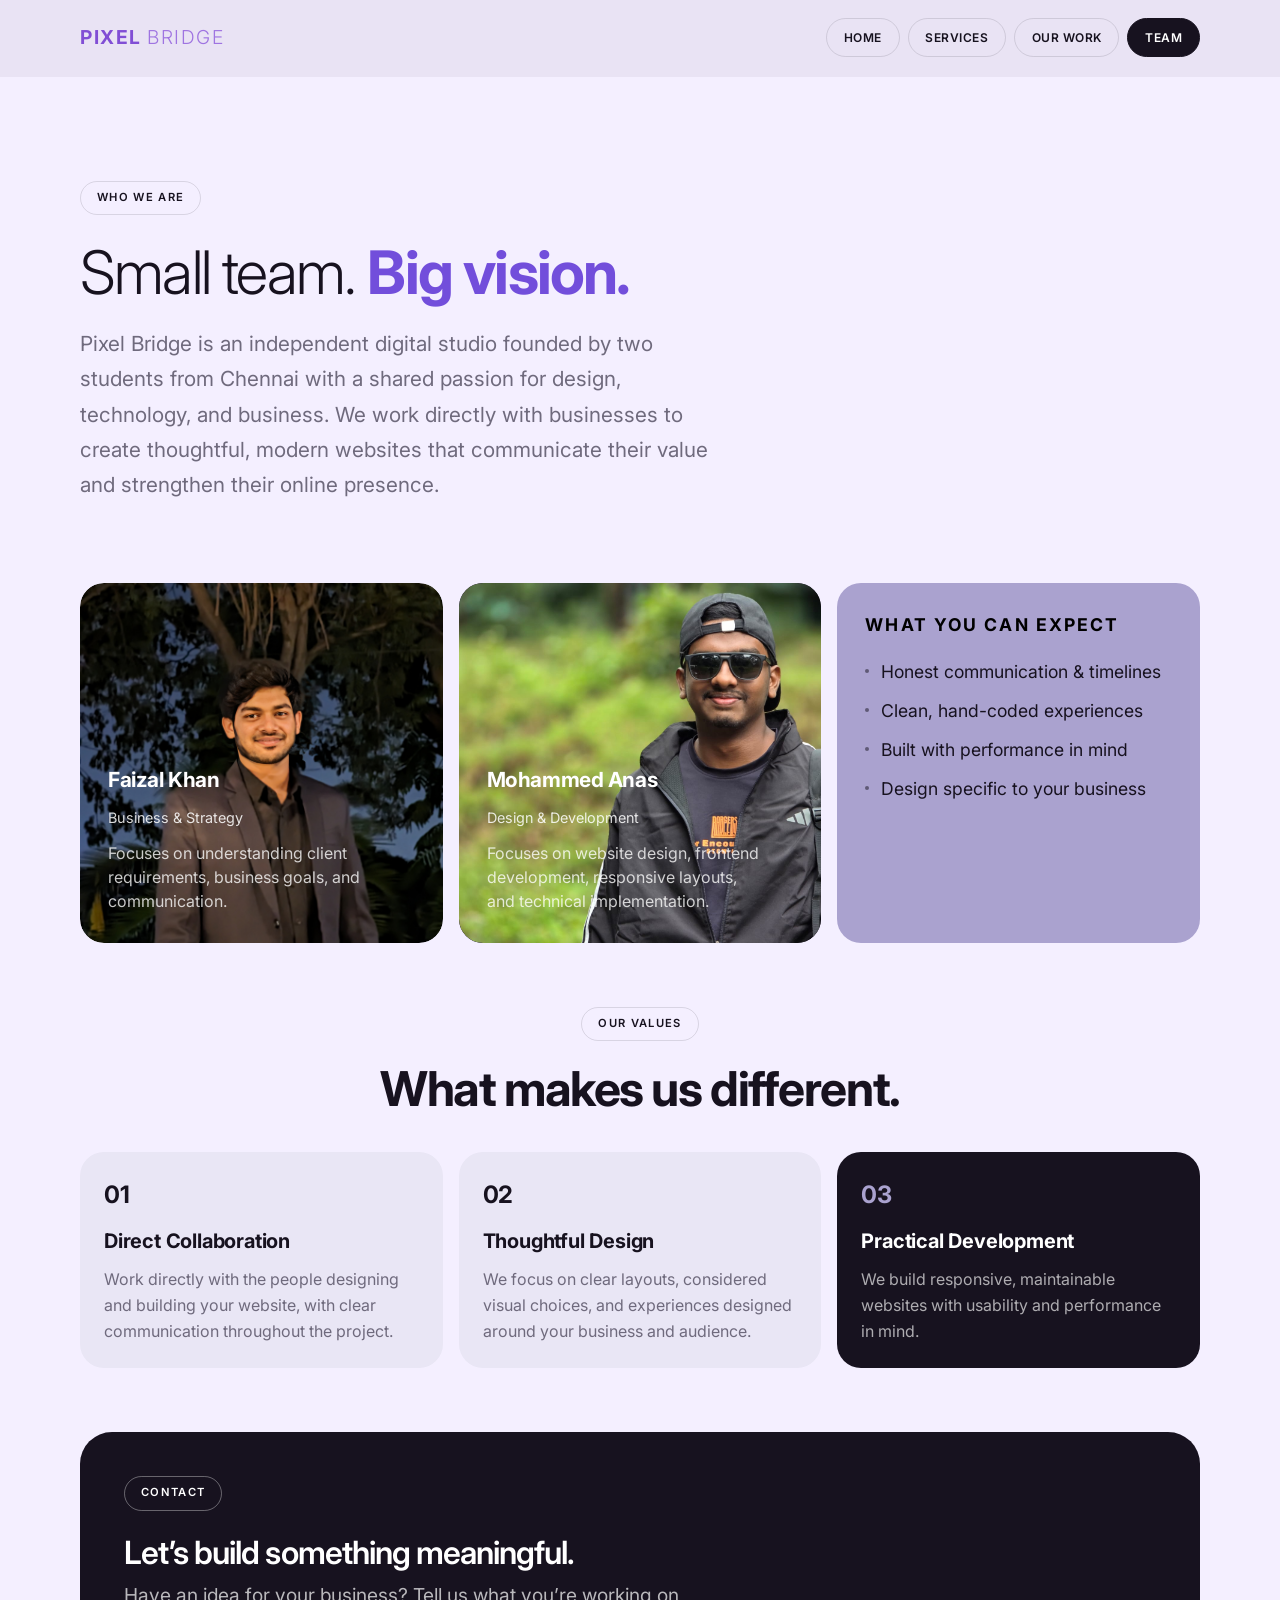
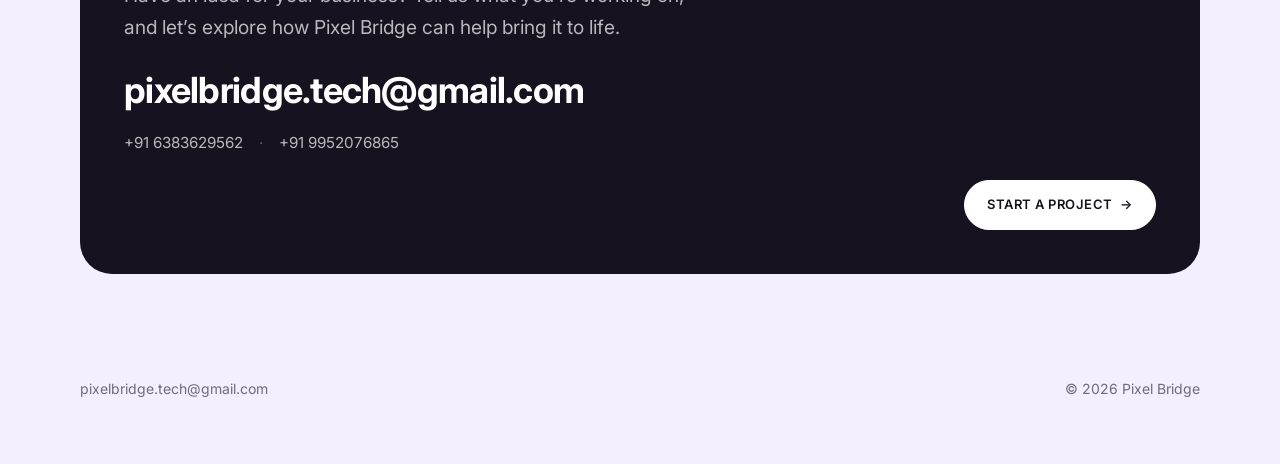
<file: team.html>
<!DOCTYPE html>
<html lang="en">
<head>
  <meta charset="UTF-8">
  <meta name="viewport" content="width=device-width, initial-scale=1.0">
  <title>Team | Pixel Bridge</title>
  <meta name="description" content="Meet the Pixel Bridge team — Faizal Khan and Anas, an independent digital studio in Chennai building thoughtful, modern websites for businesses.">
  <meta property="og:title" content="Team | Pixel Bridge">
  <meta property="og:description" content="Small team. Big vision. An independent digital studio in Chennai.">
  <meta property="og:type" content="website">
  <meta property="og:url" content="https://pixelbridgetech.com/team.html">
  <meta property="og:image" content="https://pixelbridgetech.com/pictures/PIXEL%20BRIDGE%20LOGO/Light%20Version%20Symbol.png">
  <link rel="canonical" href="https://pixelbridgetech.com/team.html">
  <link rel="preconnect" href="https://fonts.googleapis.com">
  <link rel="preconnect" href="https://fonts.gstatic.com" crossorigin>
  <link href="https://fonts.googleapis.com/css2?family=Inter:wght@400;500;600;700&display=swap" rel="stylesheet">
  <link rel="stylesheet" href="home.css">
  <link rel="stylesheet" href="services.css">
  <link rel="icon" type="image/png" href="pictures/PIXEL BRIDGE LOGO/Light Version Symbol.png">
  <script async src="https://tally.so/widgets/embed.js"></script>
</head>
<body>

  <header class="navbar" id="site-nav">
    <div class="container navbar__inner">
      <a href="index.html" class="navbar__logo">PIXEL <span class="navbar__logo-accent">BRIDGE</span></a>
      <nav class="navbar__links" id="primary-nav" aria-label="Primary">
        <a href="index.html" class="btn btn--outline btn--sm">Home</a>
        <a href="services.html" class="btn btn--outline btn--sm">Services</a>
        <a href="work.html" class="btn btn--outline btn--sm">Our Work</a>
        <a href="team.html" class="btn btn--dark btn--sm" aria-current="page">Team</a>
      </nav>
      <button class="hamburger" type="button" aria-label="Open navigation menu" aria-expanded="false" aria-controls="primary-nav">
        <span></span><span></span><span></span>
      </button>
    </div>
  </header>

  <main class="page">
    <div class="container">
      <header class="page-hero reveal" aria-labelledby="team-heading">
        <div class="page-hero__pill">
          <span class="pill">Who We Are</span>
        </div>
        <h1 id="team-heading" class="page-hero__title">
          Small team.
          <span class="accent">Big vision.</span>
        </h1>
        <p class="page-hero__sub">
          Pixel Bridge is an independent digital studio founded by two students from Chennai with a shared passion for design, technology, and business. We work directly with businesses to create thoughtful, modern websites that communicate their value and strengthen their online presence.
        </p>
      </header>

      <section class="team-grid" aria-label="Team members">
        <article class="member-card reveal">
          <img src="pictures/Faizal.png" alt="Faizal Khan, Business and Strategy at Pixel Bridge" class="faizal-khan" loading="lazy" width="640" height="800">
          <h2 class="member-card__name">Faizal Khan</h2>
          <p class="member-card__role">Business &amp; Strategy</p>
          <p class="member-card__bio">Focuses on understanding client requirements, business goals, and communication.</p>
        </article>

        <article class="member-card member-card--dark reveal">
          <img src="pictures/Anas.jpeg" alt="Anas, Design and Development at Pixel Bridge" class="faizal-khan" loading="lazy" width="640" height="800">
          <h2 class="member-card__name">Mohammed Anas</h2>
          <p class="member-card__role">Design &amp; Development</p>
          <p class="member-card__bio">Focuses on website design, frontend development, responsive layouts, and technical implementation.</p>
        </article>

        <article class="member-card member-card--values reveal">
          <p class="member-card__label">What You Can Expect</p>
          <ul class="member-card__list">
            <li>Honest communication &amp; timelines</li>
            <li>Clean, hand-coded experiences</li>
            <li>Built with performance in mind</li>
            <li>Design specific to your business</li>


          </ul>
        </article>
      </section>

      <section class="process sv-section" id="difference" aria-labelledby="difference-heading">
        <header class="process__header reveal">
          <div class="process__pill"><span class="pill">Our values</span></div>
          <h2 id="difference-heading" class="process__title">What makes us different.</h2>
        </header>
        <ol class="process__grid">
          <li class="process-card reveal">
            <span class="process-card__num">01</span>
            <h3 class="process-card__title">Direct Collaboration</h3>
            <p class="process-card__meta">Work directly with the people designing and building your website, with clear communication throughout the project.</p>
          </li>
          <li class="process-card reveal">
            <span class="process-card__num">02</span>
            <h3 class="process-card__title">Thoughtful Design</h3>
            <p class="process-card__meta">We focus on clear layouts, considered visual choices, and experiences designed around your business and audience.</p>
          </li>
          <li class="process-card reveal">
            <span class="process-card__num">03</span>
            <h3 class="process-card__title">Practical Development</h3>
            <p class="process-card__meta">We build responsive, maintainable websites with usability and performance in mind.</p>
          </li>
        </ol>
      </section>

      <section class="contact-banner reveal" aria-labelledby="contact-heading">
        <div class="contact-banner__top">
          <span class="pill pill--ghost-light">Contact</span>
        </div>
        <div>
          <h2 id="contact-heading" class="contact-banner__title">Let’s build something meaningful.</h2>
          <p class="contact-banner__text">
            Have an idea for your business? Tell us what you’re working on, and let’s explore how Pixel Bridge can help bring it to life.
          </p>
          <a class="contact-banner__email" href="mailto:pixelbridge.tech@gmail.com">
            pixelbridge.tech@gmail.com
          </a>
          <p class="contact-banner__phones">
            <a href="tel:+916383629562">+91 6383629562</a>
            <span aria-hidden="true">·</span>
            <a href="tel:+919952076865">+91 9952076865</a>
          </p>
        </div>
        <div class="contact-banner__action">
          <a
            href="#tally-open=rjJZKl&tally-layout=modal&tally-width=379&tally-overlay=1&tally-emoji-animation=none&tally-auto-close=0&tally-form-events-forwarding=1"
            class="btn btn--light"
          >
            Start a Project <span aria-hidden="true">→</span>
          </a>
        </div>
      </section>
    </div>
  </main>

  <footer class="footer">
    <div class="container footer__inner">
      <a class="footer__email" href="mailto:pixelbridge.tech@gmail.com">pixelbridge.tech@gmail.com</a>
      <p class="footer__copy">&copy; 2026 Pixel Bridge</p>
    </div>
  </footer>

  <script src="script.js"></script>
</body>
</html>
</file>
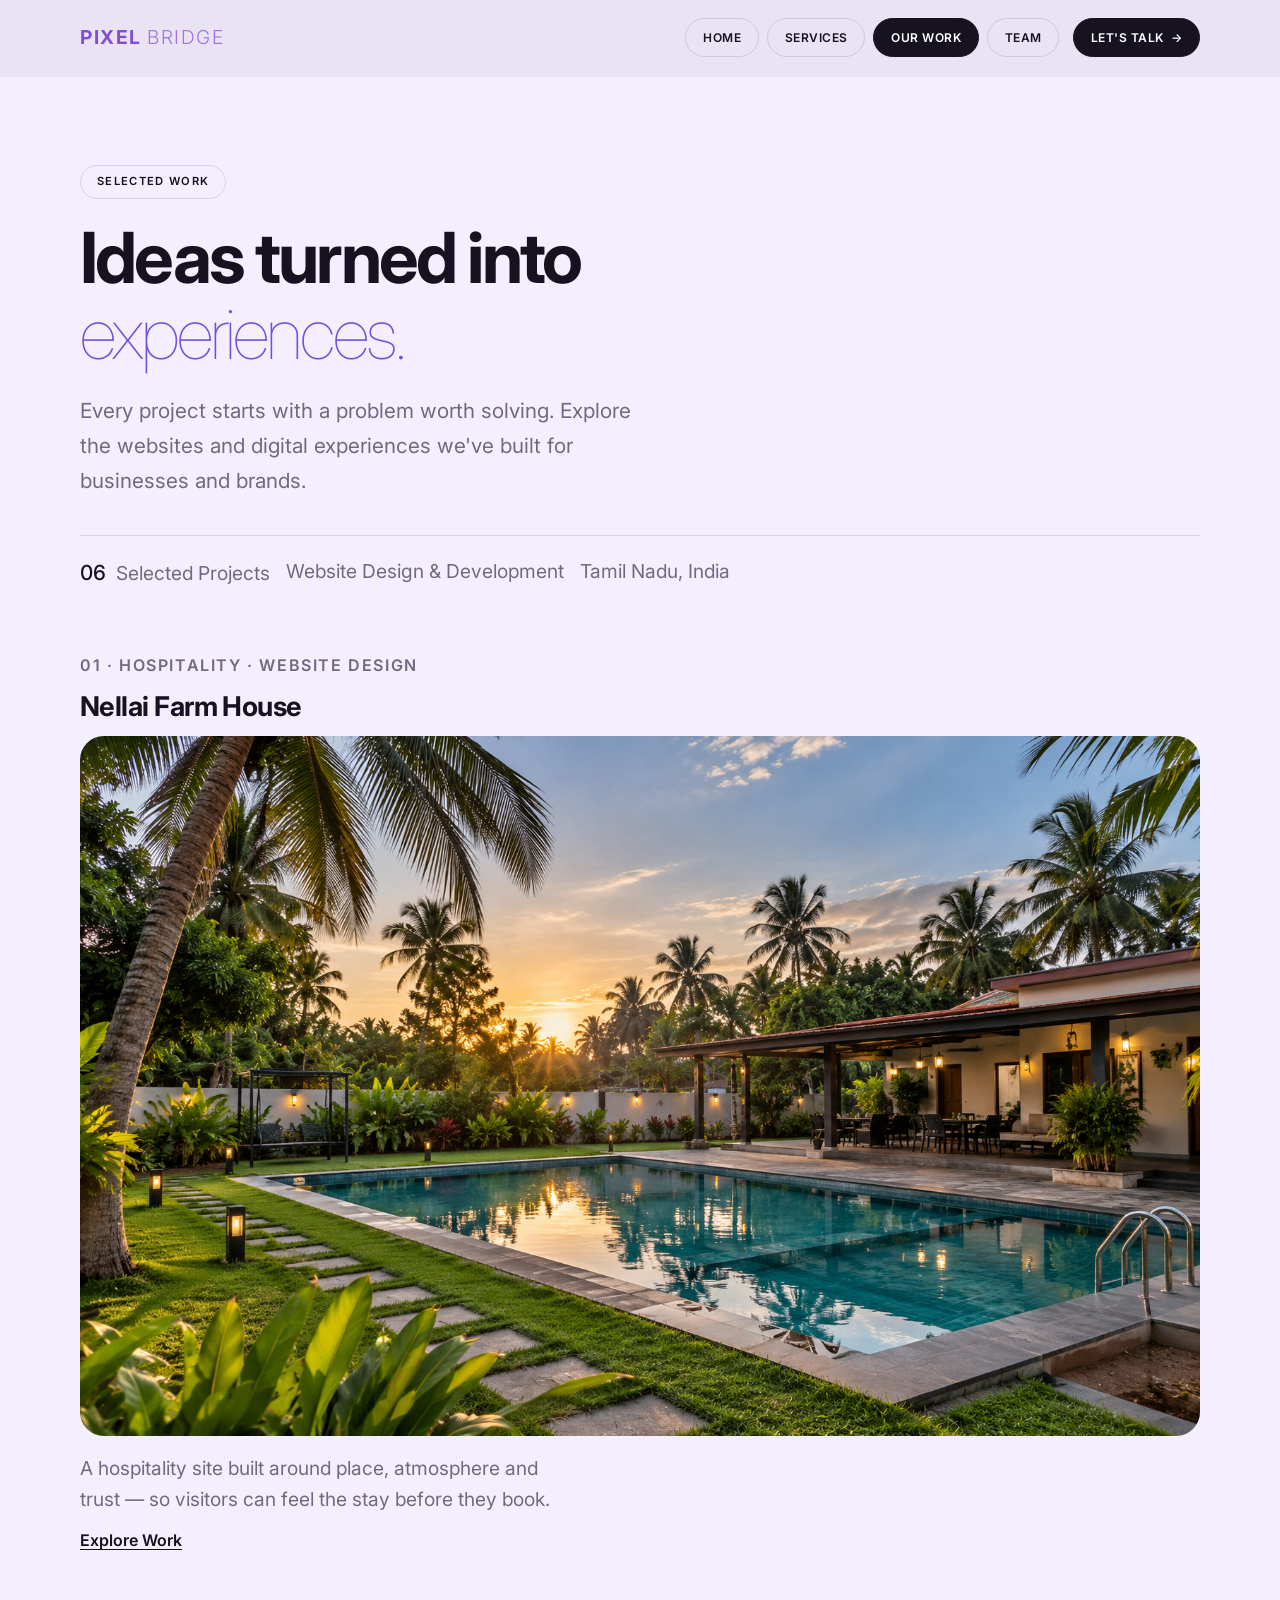
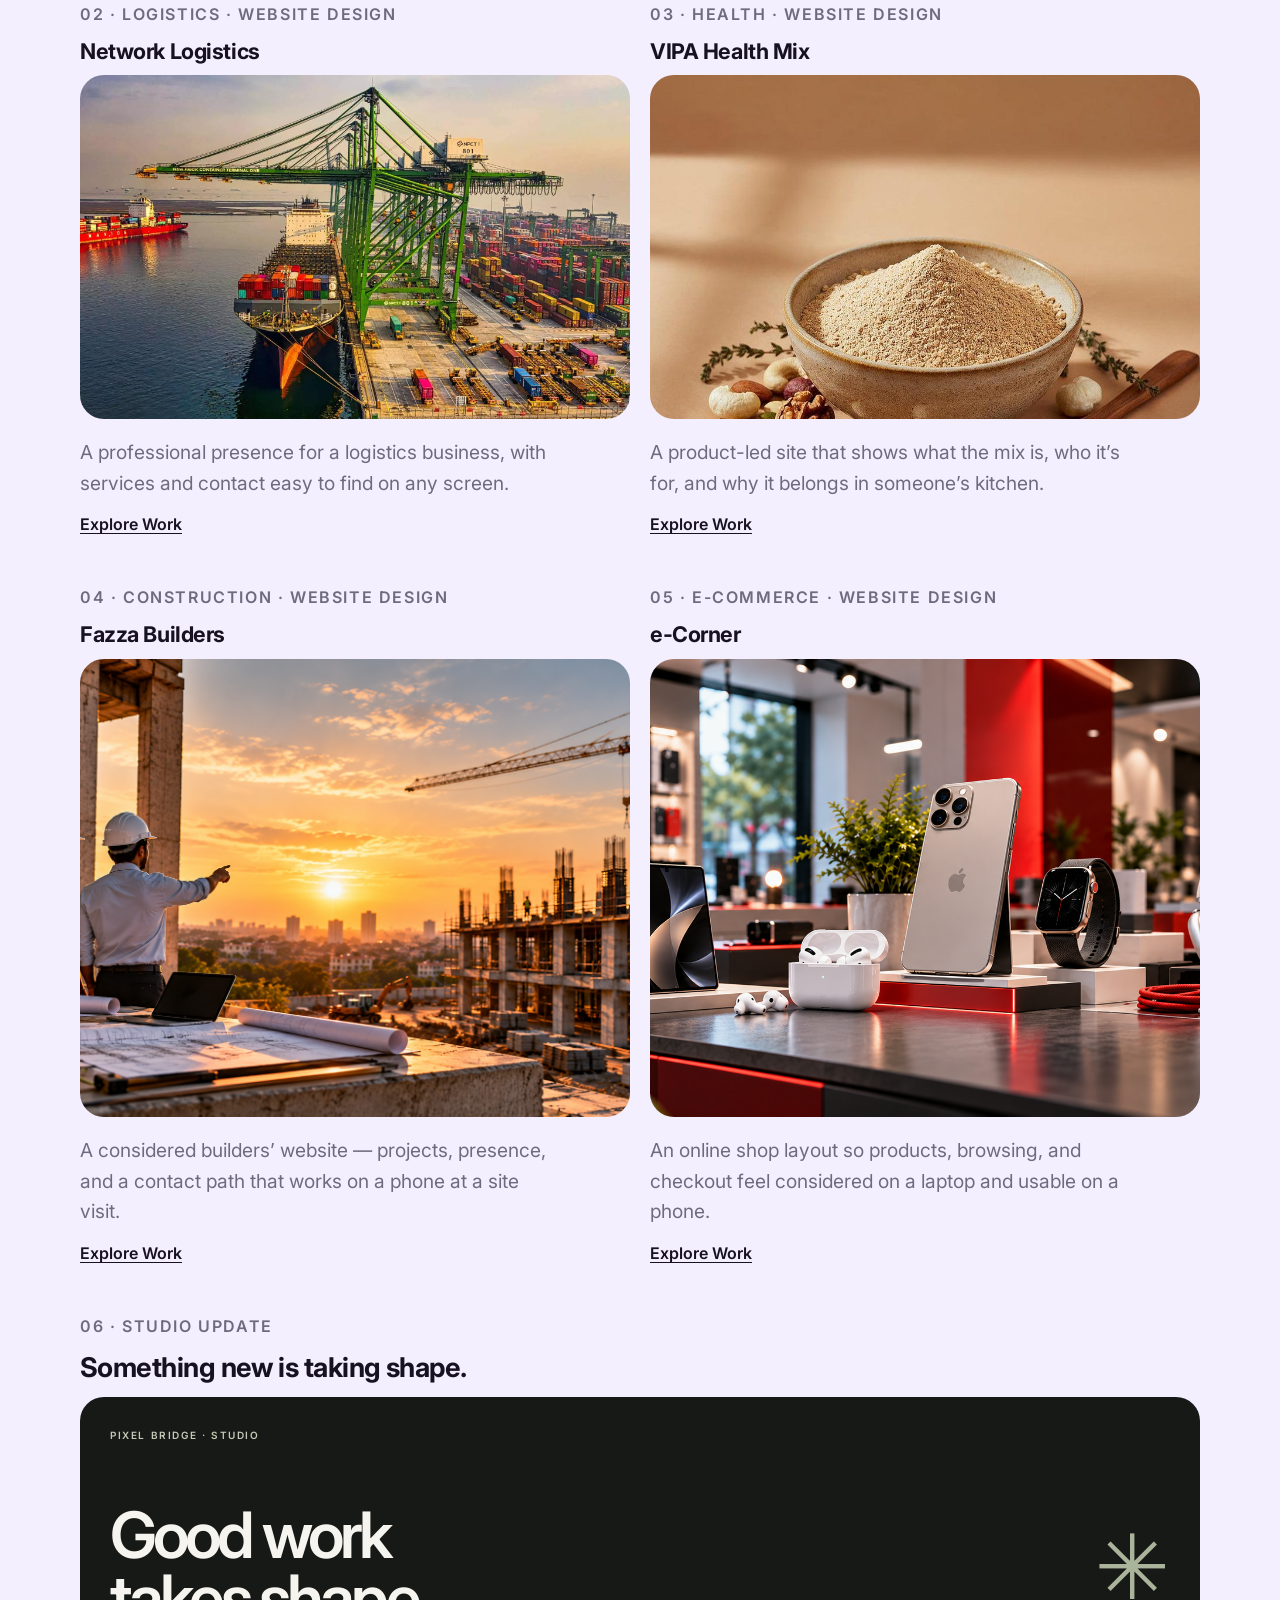
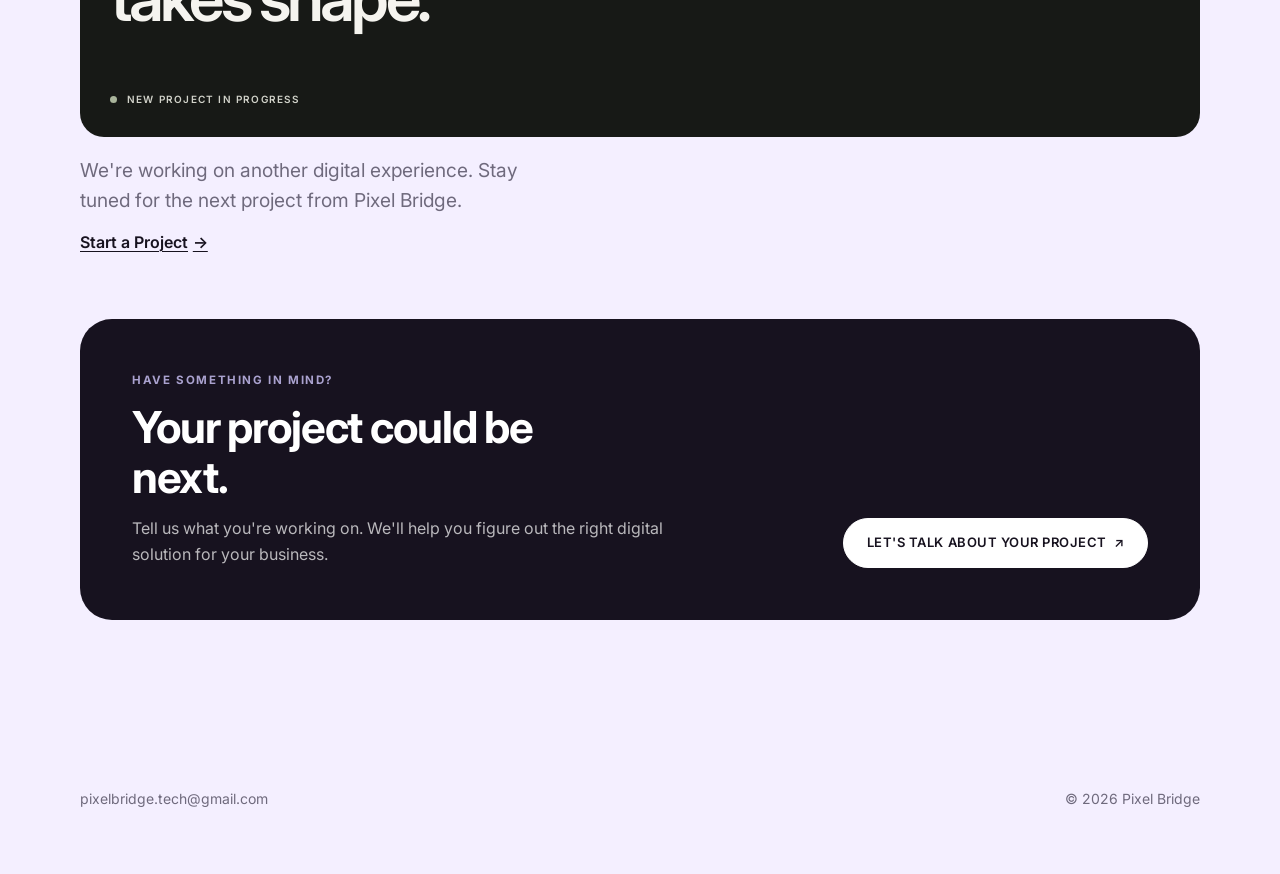
<file: work.html>
<!DOCTYPE html>
<html lang="en">
<head>
  <meta charset="UTF-8">
  <meta name="viewport" content="width=device-width, initial-scale=1.0">
  <title>Our Work | Pixel Bridge</title>
  <meta name="description" content="Explore websites and digital experiences Pixel Bridge has built for businesses and brands — from hospitality and logistics to product, construction, and organisations.">
  <meta property="og:title" content="Our Work | Pixel Bridge">
  <meta property="og:description" content="Ideas turned into experiences. Selected websites and digital work by Pixel Bridge.">
  <meta property="og:type" content="website">
  <meta property="og:url" content="https://pixelbridgetech.com/work.html">
  <meta property="og:image" content="https://pixelbridgetech.com/pictures/PIXEL%20BRIDGE%20LOGO/Light%20Version%20Symbol.png">
  <link rel="canonical" href="https://pixelbridgetech.com/work.html">
  <link rel="preconnect" href="https://fonts.googleapis.com">
  <link rel="preconnect" href="https://fonts.gstatic.com" crossorigin>
  <link href="https://fonts.googleapis.com/css2?family=Inter:wght@400;500;600;700&display=swap" rel="stylesheet">
  <link rel="stylesheet" href="home.css">
  <link rel="stylesheet" href="work1.css">
  <link rel="icon" type="image/png" href="pictures/PIXEL BRIDGE LOGO/Light Version Symbol.png">
  <script async src="https://tally.so/widgets/embed.js"></script>
</head>
<body>

  <header class="navbar" id="site-nav">
    <div class="container navbar__inner">
      <a href="index.html" class="navbar__logo">PIXEL <span class="navbar__logo-accent">BRIDGE</span></a>
      <nav class="navbar__links" id="primary-nav" aria-label="Primary">
        <a href="index.html" class="btn btn--outline btn--sm">Home</a>
        <a href="services.html" class="btn btn--outline btn--sm">Services</a>
        <a href="work.html" class="btn btn--dark btn--sm" aria-current="page">Our Work</a>
        <a href="team.html" class="btn btn--outline btn--sm">Team</a>
        <a
          href="#tally-open=rjJZKl&tally-layout=modal&tally-width=379&tally-overlay=1&tally-emoji-animation=none&tally-auto-close=0&tally-form-events-forwarding=1"
          class="btn btn--dark btn--sm navbar__cta"
        >
          Let's Talk <span aria-hidden="true">→</span>
        </a>
      </nav>
      <button class="hamburger" type="button" aria-label="Open navigation menu" aria-expanded="false" aria-controls="primary-nav">
        <span></span><span></span><span></span>
      </button>
    </div>
  </header>

  <main class="ow">
    <section class="ow-hero" aria-labelledby="ow-heading">
      <div class="container">
        <p class="pill">Selected Work</p>
        <h1 id="ow-heading">Ideas turned into <span>experiences.</span></h1>
        <p class="ow-hero__lede">
          Every project starts with a problem worth solving. Explore the websites
          and digital experiences we've built for businesses and brands.
        </p>
        <div class="ow-hero__row" aria-label="Studio work overview">
          <p><strong>06</strong> Selected Projects</p>
          <p>Website Design &amp; Development</p>
          <p>Tamil Nadu, India</p>
        </div>
      </div>
    </section>

    <section class="ow-gallery" aria-labelledby="ow-gallery-heading">
      <div class="container">
        <h2 id="ow-gallery-heading" class="visually-hidden">Project gallery</h2>

        <div class="ow-grid">
          <article class="ow-card ow-card--wide">
            <p class="ow-card__cat">01 · Hospitality · Website Design</p>
              <h3>Nellai Farm House</h3>
            <a class="ow-card__media" href="work/nellai.html">
              <img src="pictures/farm1.png" alt="Nellai Farm House website homepage" width="1600" height="1000">
            </a>
            <div class="ow-card__body">
              
              <p>A hospitality site built around place, atmosphere and trust — so visitors can feel the stay before they book.</p><br>
              <a class="ow-card__link" href="work/nellai.html">Explore Work</a>
            </div>
          </article>

          <article class="ow-card">
            <p class="ow-card__cat">02 · Logistics · Website Design</p>
              <h3>Network Logistics</h3>
            <a class="ow-card__media" href="work/network.html">
              <img src="pictures/network1.jpeg" alt="Network Logistics website homepage" width="1200" height="800" loading="lazy">
            </a>
            <div class="ow-card__body">
              
              <p>A professional presence for a logistics business, with services and contact easy to find on any screen.</p>
              <a class="ow-card__link" href="work/network.html">Explore Work</a>
            </div>
          </article>

          <article class="ow-card">
            <p class="ow-card__cat">03 · Health · Website Design</p>
              <h3>VIPA Health Mix</h3>
            <a class="ow-card__media" href="work/vipa.html">
              <img src="pictures/vipa1.jpeg" alt="VIPA Health Mix website homepage" width="1200" height="800" loading="lazy">
            </a>
            <div class="ow-card__body">
              
              <p>A product-led site that shows what the mix is, who it’s for, and why it belongs in someone’s kitchen.</p>
              <a class="ow-card__link" href="work/vipa.html">Explore Work</a>
            </div>
          </article>

          <article class="ow-card">
            <p class="ow-card__cat">04 · Construction · Website Design</p>
              <h3>Fazza Builders</h3>
            <a class="ow-card__media ow-card__media--tall" href="work/fazza.html">
              <img src="pictures/fazza1.png" alt="Fazza Builders website homepage" width="1200" height="900" loading="lazy">
            </a>
            <div class="ow-card__body">
              
              <p>A considered builders’ website — projects, presence, and a contact path that works on a phone at a site visit.</p>
              <a class="ow-card__link" href="work/fazza.html">Explore Work </a>
            </div>
          </article>

          <article class="ow-card">
            <p class="ow-card__cat">05 · E-commerce · Website Design</p>
              <h3>e-Corner</h3>
            <a class="ow-card__media ow-card__media--tall" href="work/ecorner.html">
              <img src="pictures/ecorner1.png" alt="eCorner website homepage" width="1200" height="900" loading="lazy">
            </a>
            <div class="ow-card__body">
              
              <p>An online shop layout so products, browsing, and checkout feel considered on a laptop and usable on a phone.</p>
              <a class="ow-card__link" href="work/ecorner.html">Explore Work</a>
            </div>
          </article>

          <article class="ow-card ow-card--wide ow-card--studio">
            <p class="ow-card__cat">06 · Studio update</p>
              <h3>Something new is taking shape.</h3>
            <div class="ow-card__media ow-card__media--studio">
              
              <div class="studio-card__visual">
                <span class="studio-card__eyebrow">PIXEL BRIDGE · STUDIO</span>
                <span class="studio-card__symbol" aria-hidden="true">✳</span>
                <p class="studio-card__statement">Good work<br>takes shape.</p>
                <span class="studio-card__status">
                  <span></span> NEW PROJECT IN PROGRESS
                </span>
              </div>
            </div>
          
            <div class="ow-card__body">
              
              <p>
                We're working on another digital experience. Stay tuned for the next
                project from Pixel Bridge.
              </p><br>
              <a class="ow-card__link" href="#tally-open=rjJZKl&tally-layout=modal&tally-width=379&tally-overlay=1&tally-emoji-animation=none&tally-auto-close=0&tally-form-events-forwarding=1">
                Start a Project <span aria-hidden="true">→</span>
              </a>
            </div>
          </article>
          
        </div>
      </div>
    </section>

    <section class="cta ow-cta" aria-labelledby="ow-cta-heading">
      <div class="container">
        <div class="cta__box">
          <div>
            <p class="ow-cta__label">Have something in mind?</p>
            <h2 id="ow-cta-heading" class="cta__title">Your project could be next.</h2>
            <p class="ow-cta__text">
              Tell us what you're working on. We'll help you figure out the right
              digital solution for your business.
            </p>
          </div>
          <div class="cta__action">
            <a
              class="btn btn--light"
              href="#tally-open=rjJZKl&tally-layout=modal&tally-width=379&tally-overlay=1&tally-emoji-animation=none&tally-auto-close=0&tally-form-events-forwarding=1"
            >
              Let's talk about your project <span aria-hidden="true">↗</span>
            </a>
          </div>
        </div>
      </div>
    </section>
  </main>

  <!-- FOOTER -->
  <footer class="footer">
    <div class="container footer__inner">
      <a class="footer__email" href="mailto:pixelbridge.tech@gmail.com">
        pixelbridge.tech@gmail.com
      </a>
      <p class="footer__copy">&copy; 2026 Pixel Bridge</p>
    </div>
  </footer>

  <script src="script.js"></script>
</body>
</html>
</file>
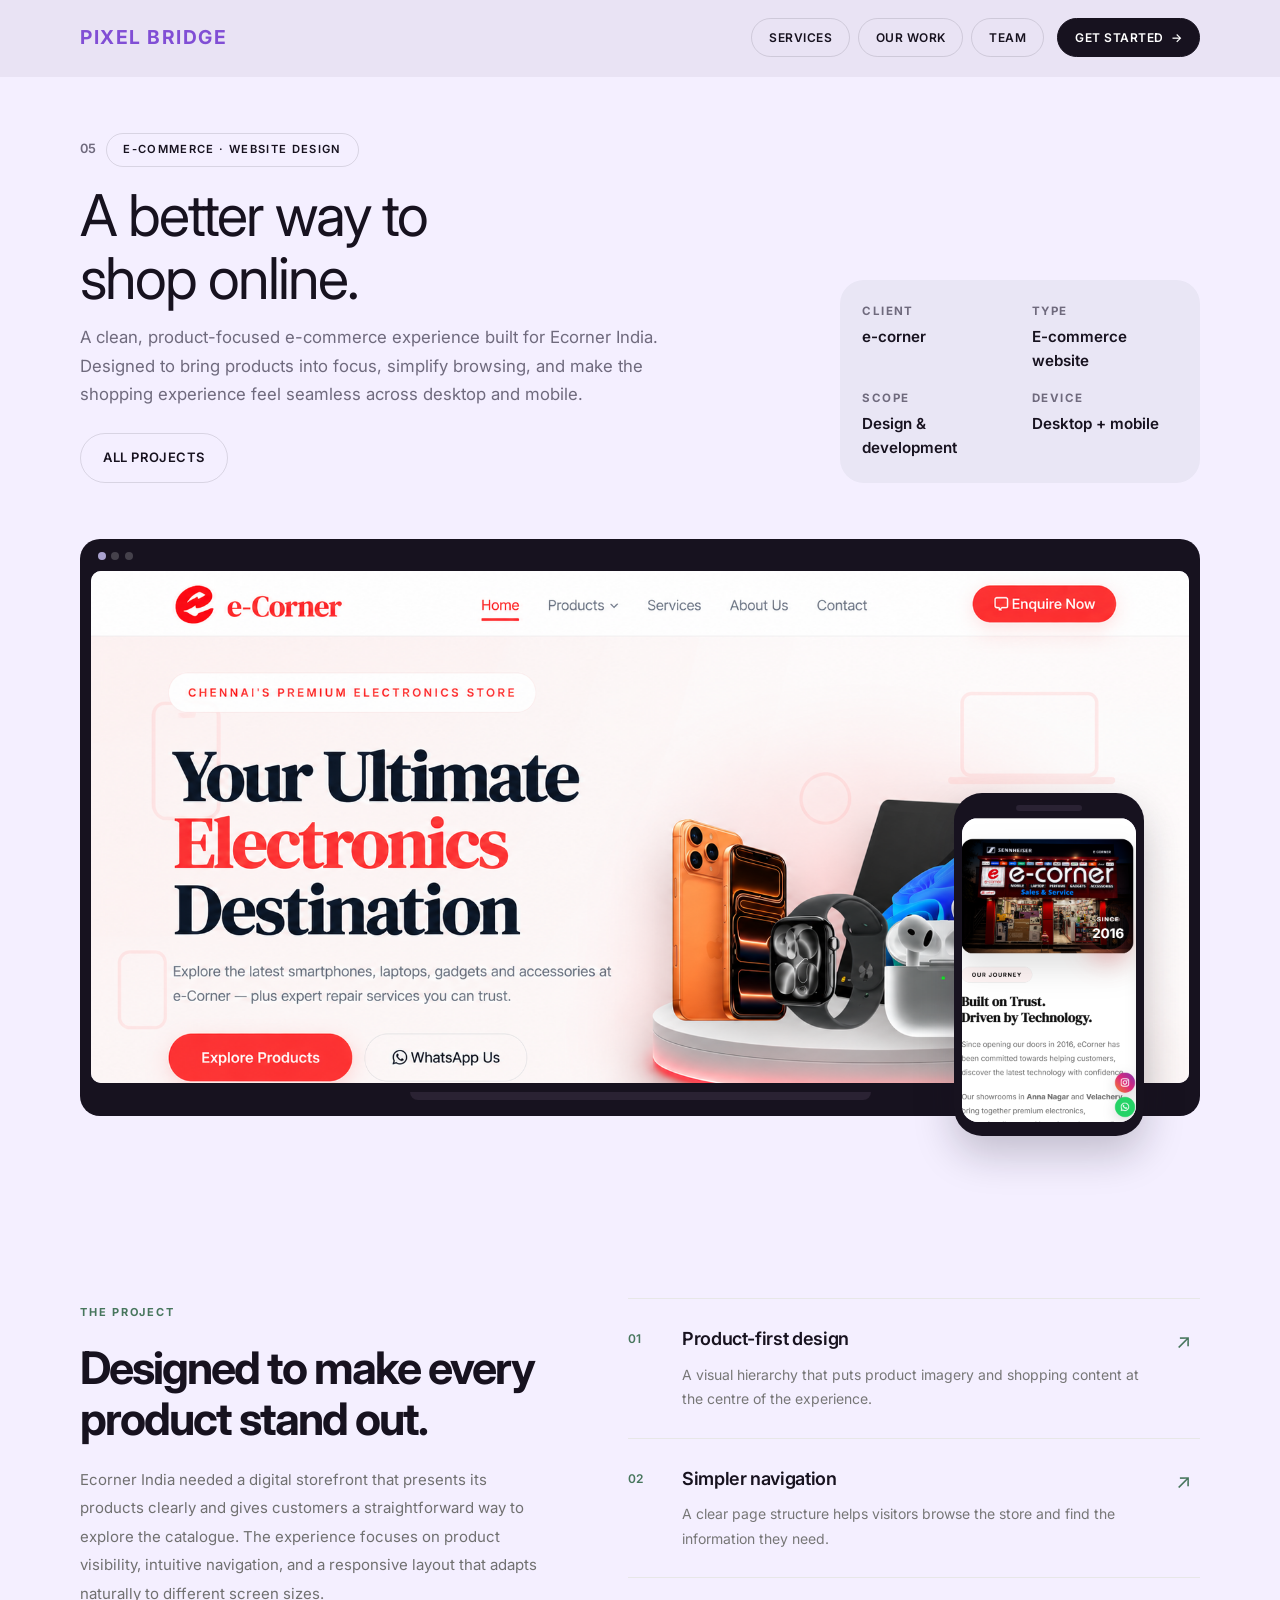
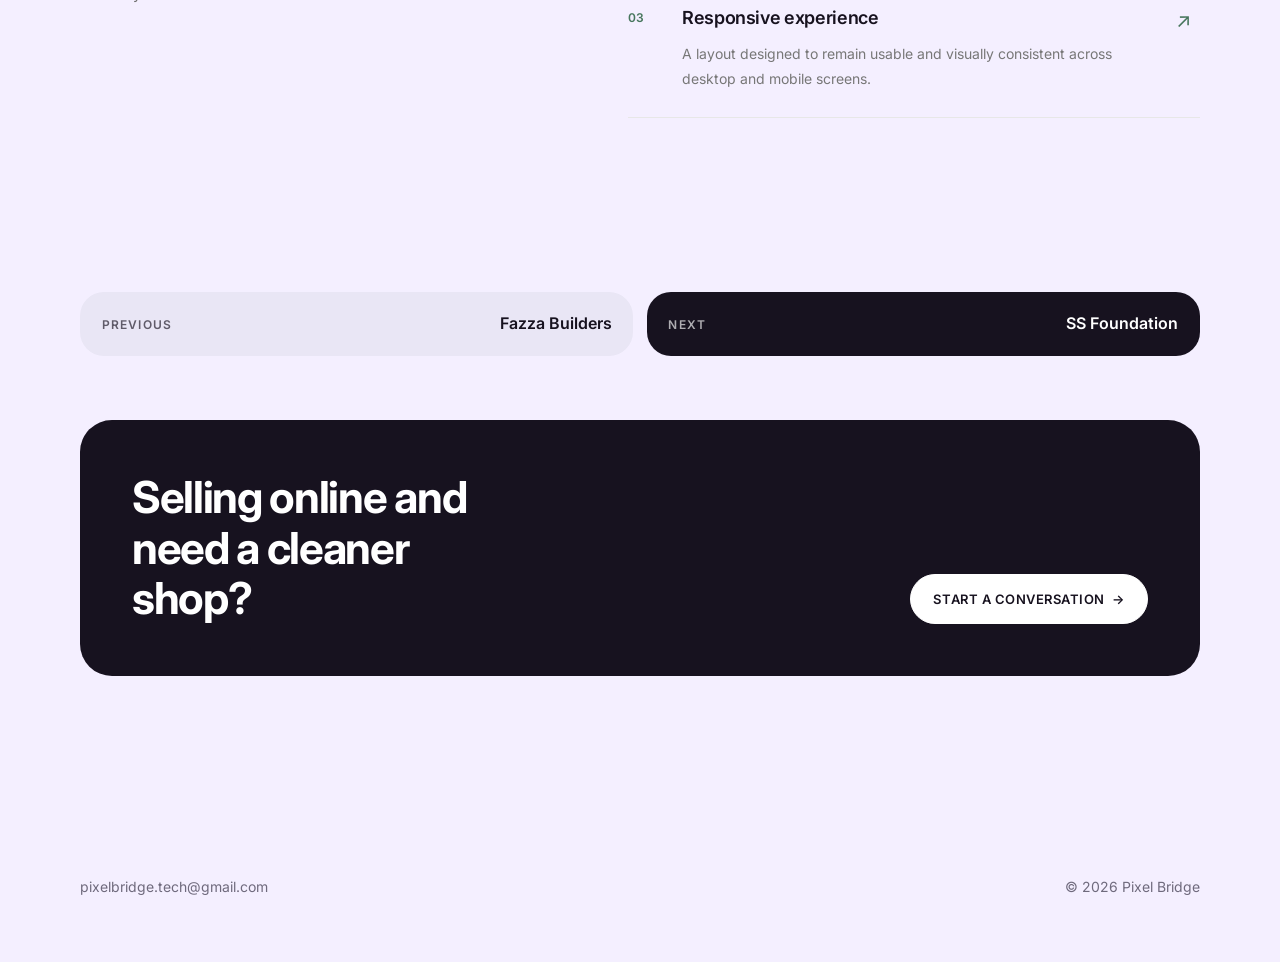
<file: work/ecorner.html>
<!DOCTYPE html>
<html lang="en">
<head>
  <meta charset="UTF-8">
  <meta name="viewport" content="width=device-width, initial-scale=1.0">
  <title>Ecorner | Pixel Bridge</title>
  <meta name="description" content="An e-commerce website for Ecorner — designed to browse and buy comfortably on laptop and phone.">
  <link rel="canonical" href="https://pixelbridgetech.com/work/ecorner.html">
  <link rel="preconnect" href="https://fonts.googleapis.com">
  <link rel="preconnect" href="https://fonts.gstatic.com" crossorigin>
  <link href="https://fonts.googleapis.com/css2?family=Inter:wght@400;500;600;700&display=swap" rel="stylesheet">
  <link rel="stylesheet" href="../home.css">
  <link rel="stylesheet" href="../work.css">
  <link rel="icon" type="image/png" href="../pictures/PIXEL BRIDGE LOGO/Light Version Symbol.png">
  <script async src="https://tally.so/widgets/embed.js"></script>
</head>
<body>
  <header class="navbar" id="site-nav">
    <div class="container navbar__inner">
      <a href="../index.html" class="navbar__logo">PIXEL BRIDGE</a>
      <nav class="navbar__links" id="primary-nav" aria-label="Primary">
        <a href="../services.html" class="btn btn--outline btn--sm">Services</a>
        <a href="../work.html" class="btn btn--outline btn--sm">Our Work</a>
        <a href="../team.html" class="btn btn--outline btn--sm">Team</a>
        <a href="#tally-open=rjJZKl&tally-layout=modal&tally-width=379&tally-overlay=1&tally-emoji-animation=none&tally-auto-close=0&tally-form-events-forwarding=1" class="btn btn--dark btn--sm navbar__cta">Get Started <span aria-hidden="true">→</span></a>
      </nav>
      <button class="hamburger" type="button" aria-label="Open navigation menu" aria-expanded="false" aria-controls="primary-nav"><span></span><span></span><span></span></button>
    </div>
  </header>

  <main class="cs">
    <div class="container">
      <header class="cs-top">
        <div>
          <div class="cs-kicker">
            <span class="cs-num">05</span>
            <span class="pill">E-commerce · Website Design</span>
          </div>
          <h1 class="cs-title">A better way to<br>shop online.</h1>
          <p class="cs-lede">
            A clean, product-focused e-commerce experience built for Ecorner India. Designed to bring products into focus, simplify browsing, and make the shopping experience feel seamless across desktop and mobile.
          </p>
          <div class="cs-actions">
            <a class="btn btn--outline" href="../index.html#portfolio">All projects</a>
          </div>
        </div>
        <dl class="cs-meta">
          <div><dt>Client</dt><dd>e-corner</dd></div>
          <div><dt>Type</dt><dd>E-commerce website</dd></div>
          <div><dt>Scope</dt><dd>Design &amp; development</dd></div>
          <div><dt>Device</dt><dd>Desktop + mobile</dd></div>
        </dl>
      </header>

      <section class="cs-stage" aria-label="Desktop and mobile views">
        <div class="laptop">
          <div class="laptop__chrome" aria-hidden="true"><span></span><span></span><span></span></div>
          <div class="laptop__screen">
            <img src="../pictures/work/ecorner1.png" alt="Ecorner website on desktop" width="1600" height="1000">
          </div>
          <div class="laptop__base" aria-hidden="true"></div>
        </div>
        <div class="phone" aria-label="Mobile view">
          <div class="phone__notch" aria-hidden="true"></div>
          <div class="phone__screen">
            <img src="../pictures/work/econer2.png" alt="Ecorner website on mobile" loading="lazy"> 
          </div>
        </div>
      </section>

      <section class="cs-split ecorner-overview">
        <div class="ecorner-overview__intro">
          <span class="ecorner-label">THE PROJECT</span>
          <h2>Designed to make every product stand out.</h2>
          <p>
            Ecorner India needed a digital storefront that presents its products
            clearly and gives customers a straightforward way to explore the
            catalogue. The experience focuses on product visibility, intuitive
            navigation, and a responsive layout that adapts naturally to different
            screen sizes.
          </p>
        </div>
      
        <div class="ecorner-overview__features">
          <article class="ecorner-feature">
            <span class="ecorner-feature__number">01</span>
            <div>
              <h3>Product-first design</h3>
              <p>
                A visual hierarchy that puts product imagery and shopping content
                at the centre of the experience.
              </p>
            </div>
            <span class="ecorner-feature__arrow" aria-hidden="true">↗</span>
          </article>
      <article class="ecorner-feature">
        <span class="ecorner-feature__number">02</span>
        <div>
          <h3>Simpler navigation</h3>
          <p>
            A clear page structure helps visitors browse the store and find
            the information they need.
          </p>
        </div>
        <span class="ecorner-feature__arrow" aria-hidden="true">↗</span>
      </article>
      
      <article class="ecorner-feature">
        <span class="ecorner-feature__number">03</span>
        <div>
          <h3>Responsive experience</h3>
          <p>
            A layout designed to remain usable and visually consistent across
            desktop and mobile screens.
          </p>
        </div>
        <span class="ecorner-feature__arrow" aria-hidden="true">↗</span>
      </article>
        </div>
      </section>
      

      <nav class="cs-next" aria-label="More projects">
        <a href="fazza.html"><span>Previous</span> Fazza Builders</a>
        <a href="ss-foundation.html"><span>Next</span> SS Foundation</a>
      </nav>

      <section class="cta" aria-labelledby="cs-cta">
        <div class="cta__box">
          <h2 id="cs-cta" class="cta__title">Selling online and need a cleaner shop?</h2>
          <div class="cta__action">
            <a class="btn btn--light" href="#tally-open=rjJZKl&tally-layout=modal&tally-width=379&tally-overlay=1&tally-emoji-animation=none&tally-auto-close=0&tally-form-events-forwarding=1">Start a Conversation <span aria-hidden="true">→</span></a>
          </div>
        </div>
      </section>
    </div>
  </main>

  <footer class="footer">
    <div class="container footer__inner">
      <a class="footer__email" href="mailto:pixelbridge.tech@gmail.com">pixelbridge.tech@gmail.com</a>
      <p class="footer__copy">&copy; 2026 Pixel Bridge</p>
    </div>
  </footer>
  <script src="../script.js"></script>
</body>
</html>
</file>
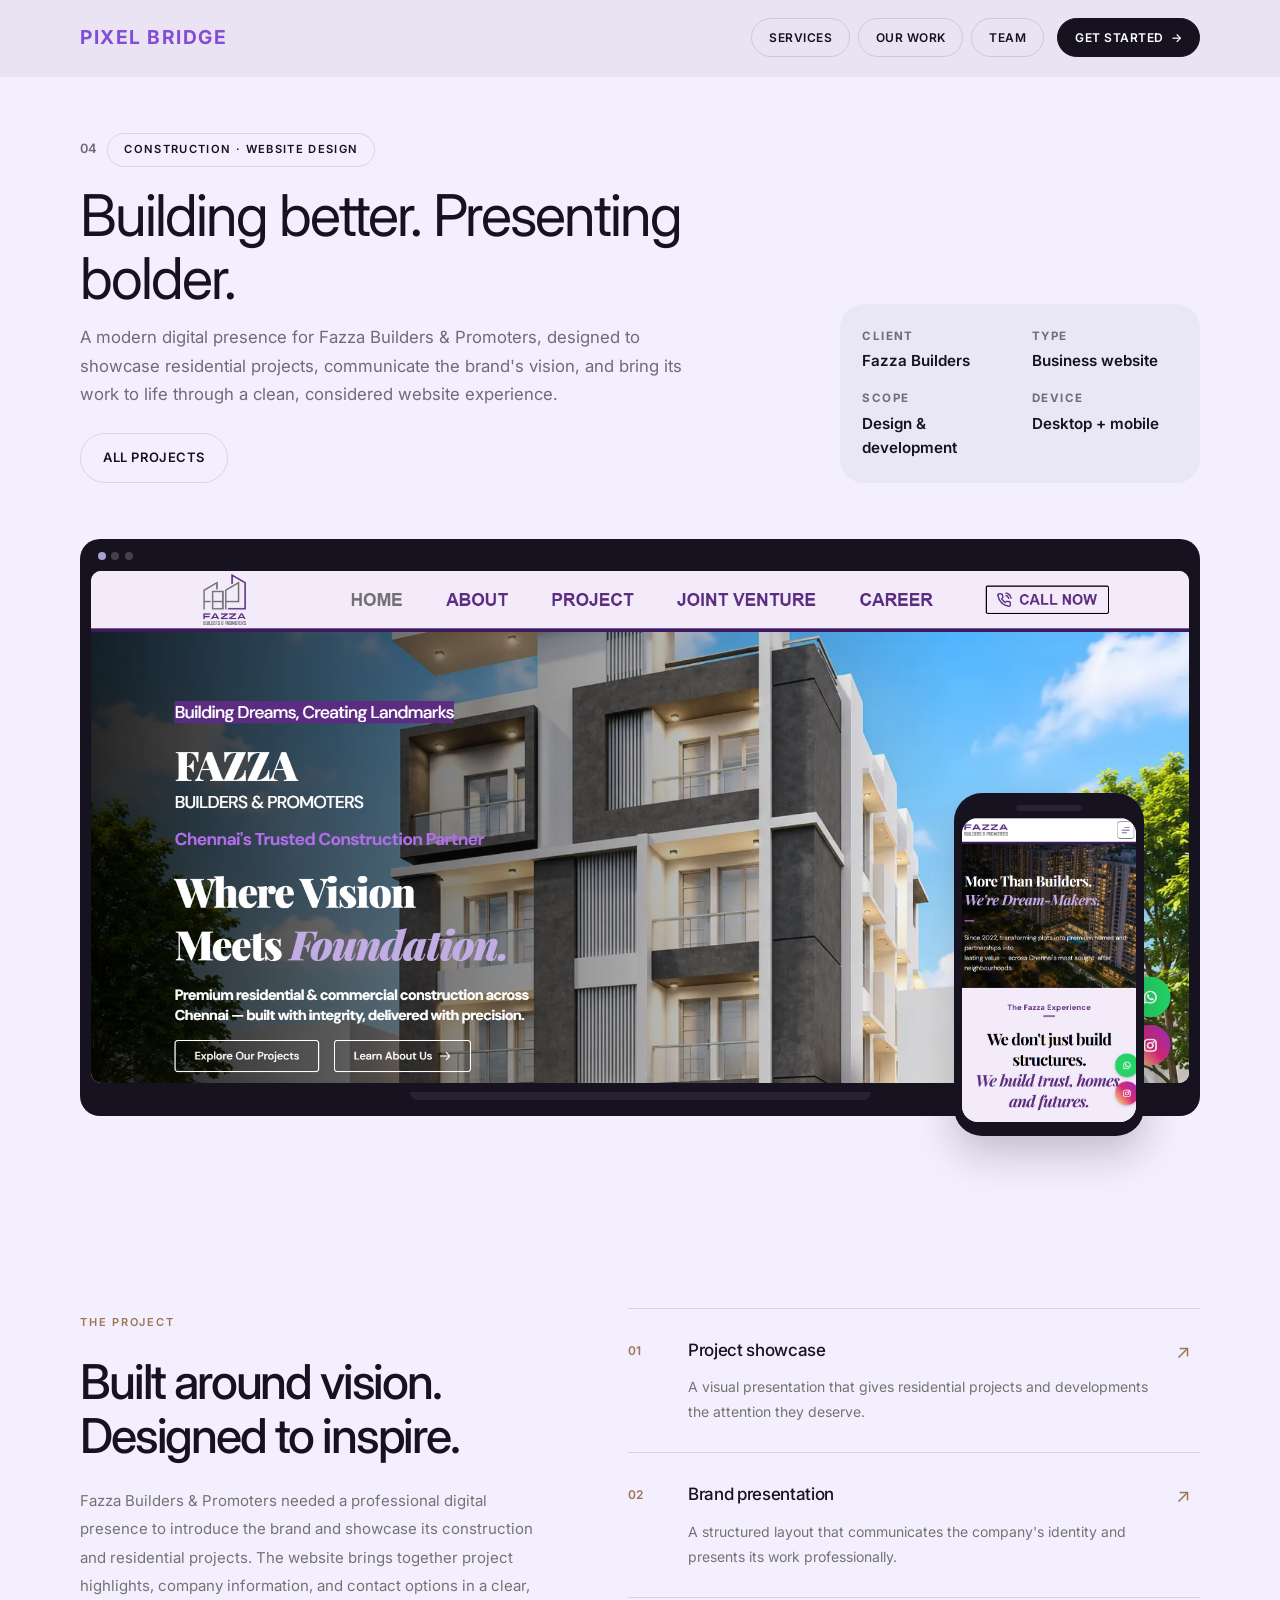
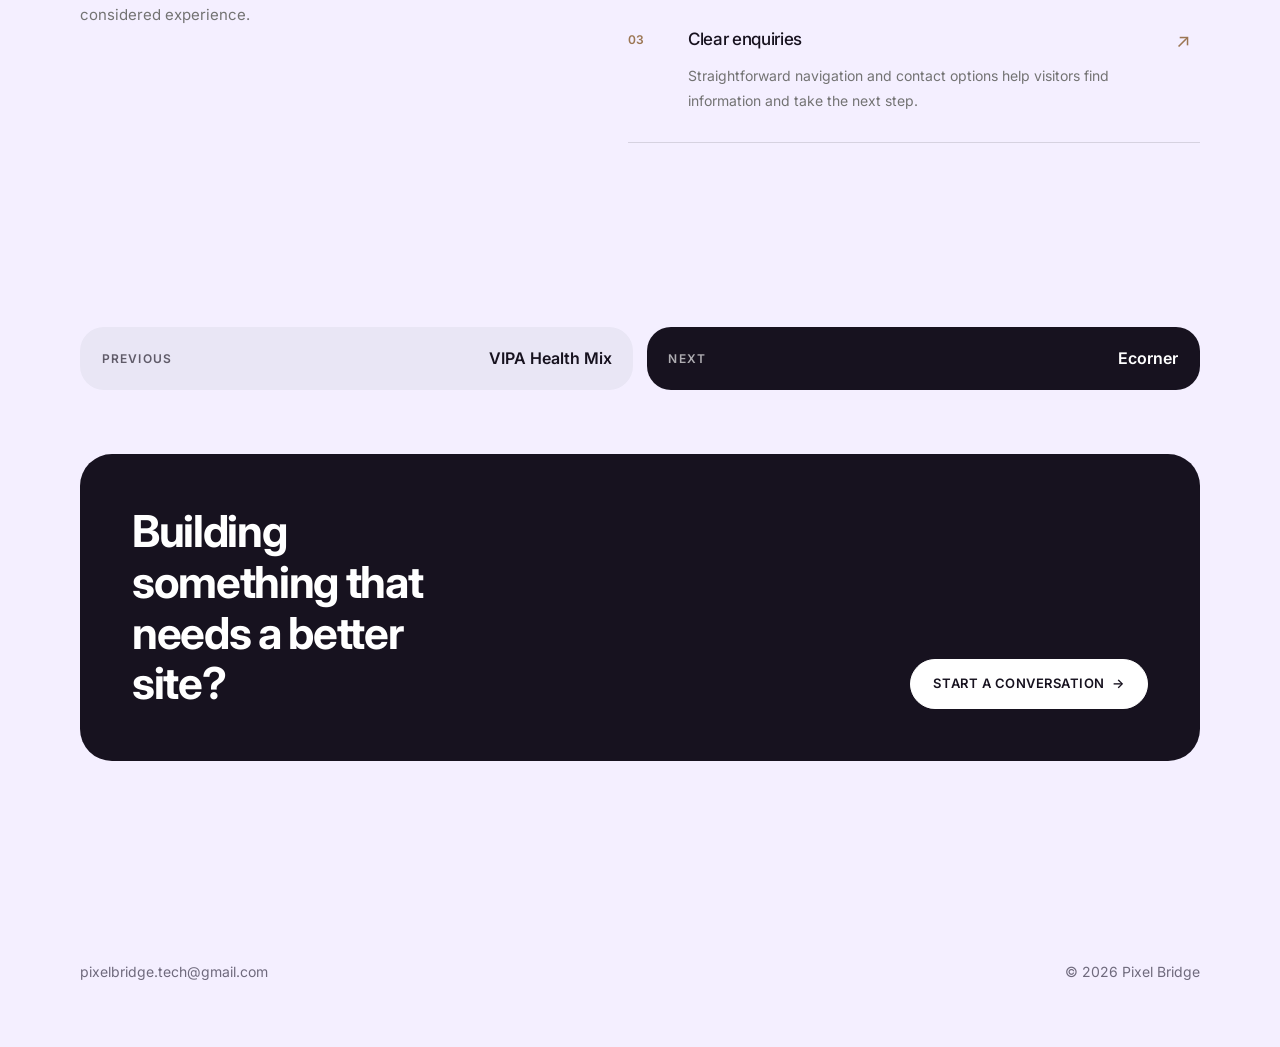
<file: work/fazza.html>
<!DOCTYPE html>
<html lang="en">
<head>
  <meta charset="UTF-8">
  <meta name="viewport" content="width=device-width, initial-scale=1.0">
  <title>Fazza Builders | Pixel Bridge</title>
  <meta name="description" content="A construction website for Fazza Builders — designed to present the firm clearly on desktop and mobile.">
  <link rel="canonical" href="https://pixelbridgetech.com/work/fazza.html">
  <link rel="preconnect" href="https://fonts.googleapis.com">
  <link rel="preconnect" href="https://fonts.gstatic.com" crossorigin>
  <link href="https://fonts.googleapis.com/css2?family=Inter:wght@400;500;600;700&display=swap" rel="stylesheet">
  <link rel="stylesheet" href="../home.css">
  <link rel="stylesheet" href="../work.css">
  <link rel="icon" type="image/png" href="../pictures/PIXEL BRIDGE LOGO/Light Version Symbol.png">
  <script async src="https://tally.so/widgets/embed.js"></script>
</head>
<body>
  <header class="navbar" id="site-nav">
    <div class="container navbar__inner">
      <a href="../index.html" class="navbar__logo">PIXEL BRIDGE</a>
      <nav class="navbar__links" id="primary-nav" aria-label="Primary">
        <a href="../services.html" class="btn btn--outline btn--sm">Services</a>
        <a href="../work.html" class="btn btn--outline btn--sm">Our Work</a>
        <a href="../team.html" class="btn btn--outline btn--sm">Team</a>
        <a href="#tally-open=rjJZKl&tally-layout=modal&tally-width=379&tally-overlay=1&tally-emoji-animation=none&tally-auto-close=0&tally-form-events-forwarding=1" class="btn btn--dark btn--sm navbar__cta">Get Started <span aria-hidden="true">→</span></a>
      </nav>
      <button class="hamburger" type="button" aria-label="Open navigation menu" aria-expanded="false" aria-controls="primary-nav"><span></span><span></span><span></span></button>
    </div>
  </header>

  <main class="cs">
    <div class="container">
      <header class="cs-top">
        <div>
          <div class="cs-kicker">
            <span class="cs-num">04</span>
            <span class="pill">Construction · Website Design</span>
          </div>
          <h1 class="cs-title">Building better. Presenting bolder.</h1>
          <p class="cs-lede">
            A modern digital presence for Fazza Builders & Promoters, designed to showcase residential projects, communicate the brand's vision, and bring its work to life through a clean, considered website experience.
          </p>
          <div class="cs-actions">
            <a class="btn btn--outline" href="../work.html">All projects</a>
          </div>
        </div>
        <dl class="cs-meta">
          <div><dt>Client</dt><dd>Fazza Builders</dd></div>
          <div><dt>Type</dt><dd>Business website</dd></div>
          <div><dt>Scope</dt><dd>Design &amp; development</dd></div>
          <div><dt>Device</dt><dd>Desktop + mobile</dd></div>
        </dl>
      </header>

      <section class="cs-stage" aria-label="Desktop and mobile views">
        <div class="laptop">
          <div class="laptop__chrome" aria-hidden="true"><span></span><span></span><span></span></div>
          <div class="laptop__screen">
            <img src="../pictures/work/fazza1.png" alt="Fazza Builders website on desktop" width="1600" height="1000">
          </div>
          <div class="laptop__base" aria-hidden="true"></div>
        </div>
        <div class="phone" aria-label="Mobile view">
          <div class="phone__notch" aria-hidden="true"></div>
          <div class="phone__screen">
          <img src="../pictures/work/fazza2.png" alt="Fazza Builders website on mobile" loading="lazy"
          </div>
        </div>
      </section>

      <section class="cs-split fazza-overview">
        <div class="fazza-overview__intro">
          <span class="fazza-label">THE PROJECT</span>
      
          <h2>Built around vision. Designed to inspire.</h2>
      
          <p>
            Fazza Builders &amp; Promoters needed a professional digital presence
            to introduce the brand and showcase its construction and residential
            projects. The website brings together project highlights, company
            information, and contact options in a clear, considered experience.
          </p>
        </div>
      
        <div class="fazza-overview__features">
      
          <article class="fazza-feature">
            <span class="fazza-feature__number">01</span>
      
            <div>
              <h3>Project showcase</h3>
              <p>
                A visual presentation that gives residential projects
                and developments the attention they deserve.
              </p>
            </div>
      
            <span class="fazza-feature__arrow" aria-hidden="true">↗</span>
          </article>
      
          <article class="fazza-feature">
            <span class="fazza-feature__number">02</span>
      
            <div>
              <h3>Brand presentation</h3>
              <p>
                A structured layout that communicates the company's
                identity and presents its work professionally.
              </p>
            </div>
      
            <span class="fazza-feature__arrow" aria-hidden="true">↗</span>
          </article>
      
          <article class="fazza-feature">
            <span class="fazza-feature__number">03</span>
      
            <div>
              <h3>Clear enquiries</h3>
              <p>
                Straightforward navigation and contact options help
                visitors find information and take the next step.
              </p>
            </div>
      
            <span class="fazza-feature__arrow" aria-hidden="true">↗</span>
          </article>
      
        </div>
      </section>

      <nav class="cs-next" aria-label="More projects">
        <a href="vipa.html"><span>Previous</span> VIPA Health Mix</a>
        <a href="ecorner.html"><span>Next</span> Ecorner</a>
      </nav>

      <section class="cta" aria-labelledby="cs-cta">
        <div class="cta__box">
          <h2 id="cs-cta" class="cta__title">Building something that needs a better site?</h2>
          <div class="cta__action">
            <a class="btn btn--light" href="#tally-open=rjJZKl&tally-layout=modal&tally-width=379&tally-overlay=1&tally-emoji-animation=none&tally-auto-close=0&tally-form-events-forwarding=1">Start a Conversation <span aria-hidden="true">→</span></a>
          </div>
        </div>
      </section>
    </div>
  </main>

  <footer class="footer">
    <div class="container footer__inner">
      <a class="footer__email" href="mailto:pixelbridge.tech@gmail.com">pixelbridge.tech@gmail.com</a>
      <p class="footer__copy">&copy; 2026 Pixel Bridge</p>
    </div>
  </footer>
  <script src="../script.js"></script>
</body>
</html>
</file>
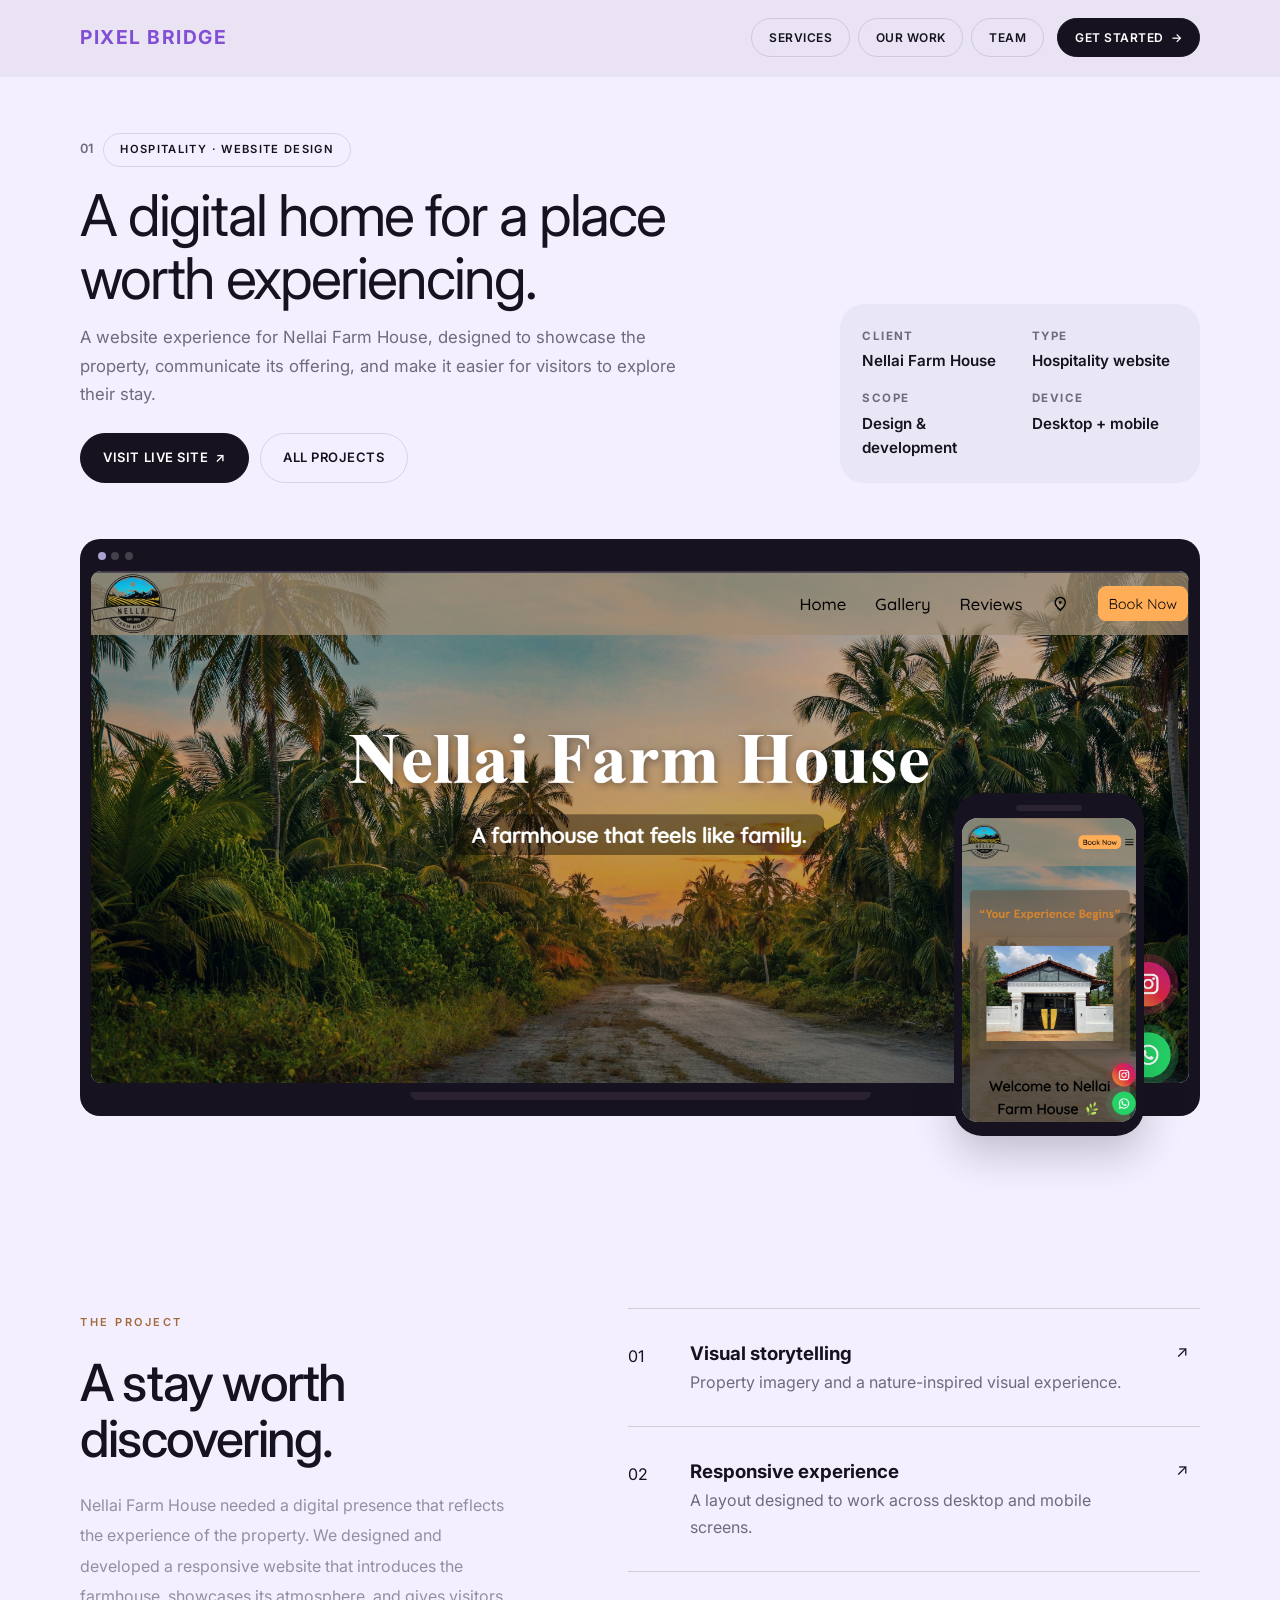
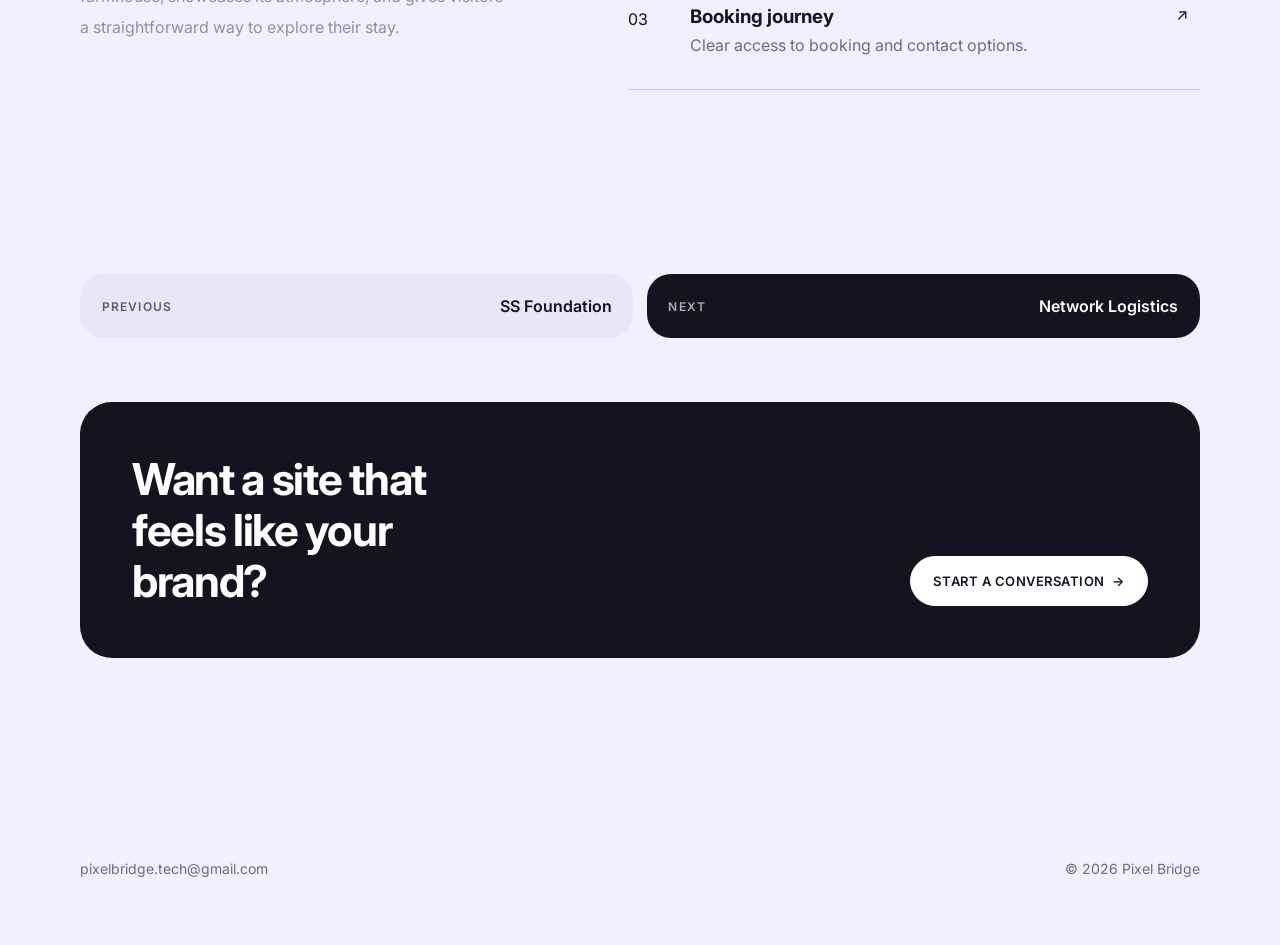
<file: work/nellai.html>
<!DOCTYPE html>
<html lang="en">
<head>
  <meta charset="UTF-8">
  <meta name="viewport" content="width=device-width, initial-scale=1.0">
  <title>Nellai Farm House | Pixel Bridge</title>
  <meta name="description" content="A hospitality website for Nellai Farm House — designed around place, atmosphere, and trust.">
  <link rel="canonical" href="https://pixelbridgetech.com/work/nellai.html">
  <link rel="preconnect" href="https://fonts.googleapis.com">
  <link rel="preconnect" href="https://fonts.gstatic.com" crossorigin>
  <link href="https://fonts.googleapis.com/css2?family=Inter:wght@400;500;600;700&display=swap" rel="stylesheet">
  <link rel="stylesheet" href="../home.css">
  <link rel="stylesheet" href="../work.css">
  <link rel="icon" type="image/png" href="../pictures/PIXEL BRIDGE LOGO/Light Version Symbol.png">
  <script async src="https://tally.so/widgets/embed.js"></script>
</head>
<body>
  <header class="navbar" id="site-nav">
    <div class="container navbar__inner">
      <a href="../index.html" class="navbar__logo">PIXEL BRIDGE</a>
      <nav class="navbar__links" id="primary-nav" aria-label="Primary">
        <a href="../services.html" class="btn btn--outline btn--sm">Services</a>
        <a href="../work.html" class="btn btn--outline btn--sm">Our Work</a>
        <a href="../team.html" class="btn btn--outline btn--sm">Team</a>
        <a href="#tally-open=rjJZKl&tally-layout=modal&tally-width=379&tally-overlay=1&tally-emoji-animation=none&tally-auto-close=0&tally-form-events-forwarding=1" class="btn btn--dark btn--sm navbar__cta">Get Started <span aria-hidden="true">→</span></a>
      </nav>
      <button class="hamburger" type="button" aria-label="Open navigation menu" aria-expanded="false" aria-controls="primary-nav"><span></span><span></span><span></span></button>
    </div>
  </header>

  <main class="cs">
    <div class="container">
      <header class="cs-top">
        <div>
          <div class="cs-kicker">
            <span class="cs-num">01</span>
            <span class="pill">Hospitality · Website Design</span>
          </div>
          <h1 class="cs-title">A digital home for a place worth experiencing.</h1>
          <p class="cs-lede">
            A website experience for Nellai Farm House, designed to showcase the property, communicate its offering, and make it easier for visitors to explore their stay.
          </p>
          <div class="cs-actions">
            <a class="btn btn--dark" href="https://nellaifarmhouse.com" target="_blank" rel="noopener noreferrer">Visit Live Site <span aria-hidden="true">↗</span></a>
            <a class="btn btn--outline" href="../work.html">All projects</a>
          </div>
        </div>
        <dl class="cs-meta">
          <div><dt>Client</dt><dd>Nellai Farm House</dd></div>
          <div><dt>Type</dt><dd>Hospitality website</dd></div>
          <div><dt>Scope</dt><dd>Design &amp; development</dd></div>
          <div><dt>Device</dt><dd>Desktop + mobile</dd></div>
        </dl>
      </header>

      <section class="cs-stage" aria-label="Desktop and mobile views">
        <div class="laptop">
          <div class="laptop__chrome" aria-hidden="true"><span></span><span></span><span></span></div>
          <div class="laptop__screen">
            <img src="../pictures/work/farm2.png" alt="Nellai Farm House website on desktop" width="1600" height="1000">
          </div>
          <div class="laptop__base" aria-hidden="true"></div>
        </div>
        <div class="phone" aria-label="Mobile view">
          <div class="phone__notch" aria-hidden="true"></div>
          <div class="phone__screen">
            
            <img src="../pictures/work/farm1.png" alt="Nellai Farm House website on mobile" loading="lazy">
          </div>
        </div>
      </section>

      <section class="cs-split nellai-overview">
        <div class="nellai-overview__intro">
          <span class="nellai-label">THE PROJECT</span>
          <h2>A stay worth discovering.</h2>
          <p>
            Nellai Farm House needed a digital presence that reflects the experience
            of the property. We designed and developed a responsive website that
            introduces the farmhouse, showcases its atmosphere, and gives visitors
            a straightforward way to explore their stay.
          </p>
        </div>
      
        <div class="nellai-overview__features">
          <article class="nellai-feature">
            <span class="nellai-feature__number">01</span>
            <div>
              <h3>Visual storytelling</h3>
              <p>Property imagery and a nature-inspired visual experience.</p>
            </div>
            <span class="nellai-feature__arrow" aria-hidden="true">↗</span>
          </article>
      
      <article class="nellai-feature">
        <span class="nellai-feature__number">02</span>
        <div>
          <h3>Responsive experience</h3>
          <p>A layout designed to work across desktop and mobile screens.</p>
        </div>
        <span class="nellai-feature__arrow" aria-hidden="true">↗</span>
      </article>
      
      <article class="nellai-feature">
        <span class="nellai-feature__number">03</span>
        <div>
          <h3>Booking journey</h3>
          <p>Clear access to booking and contact options.</p>
        </div>
        <span class="nellai-feature__arrow" aria-hidden="true">↗</span>
      </article>
        </div>
      </section>
      

      <nav class="cs-next" aria-label="More projects">
        <a href="ss-foundation.html"><span>Previous</span> SS Foundation</a>
        <a href="network.html"><span>Next</span> Network Logistics</a>
      </nav>

      <section class="cta" aria-labelledby="cs-cta">
        <div class="cta__box">
          <h2 id="cs-cta" class="cta__title">Want a site that feels like your brand?</h2>
          <div class="cta__action">
            <a class="btn btn--light" href="#tally-open=rjJZKl&tally-layout=modal&tally-width=379&tally-overlay=1&tally-emoji-animation=none&tally-auto-close=0&tally-form-events-forwarding=1">Start a Conversation <span aria-hidden="true">→</span></a>
          </div>
        </div>
      </section>
    </div>
  </main>

  <footer class="footer">
    <div class="container footer__inner">
      <a class="footer__email" href="mailto:pixelbridge.tech@gmail.com">pixelbridge.tech@gmail.com</a>
      <p class="footer__copy">&copy; 2026 Pixel Bridge</p>
    </div>
  </footer>
  <script src="../script.js"></script>
</body>
</html>
</file>
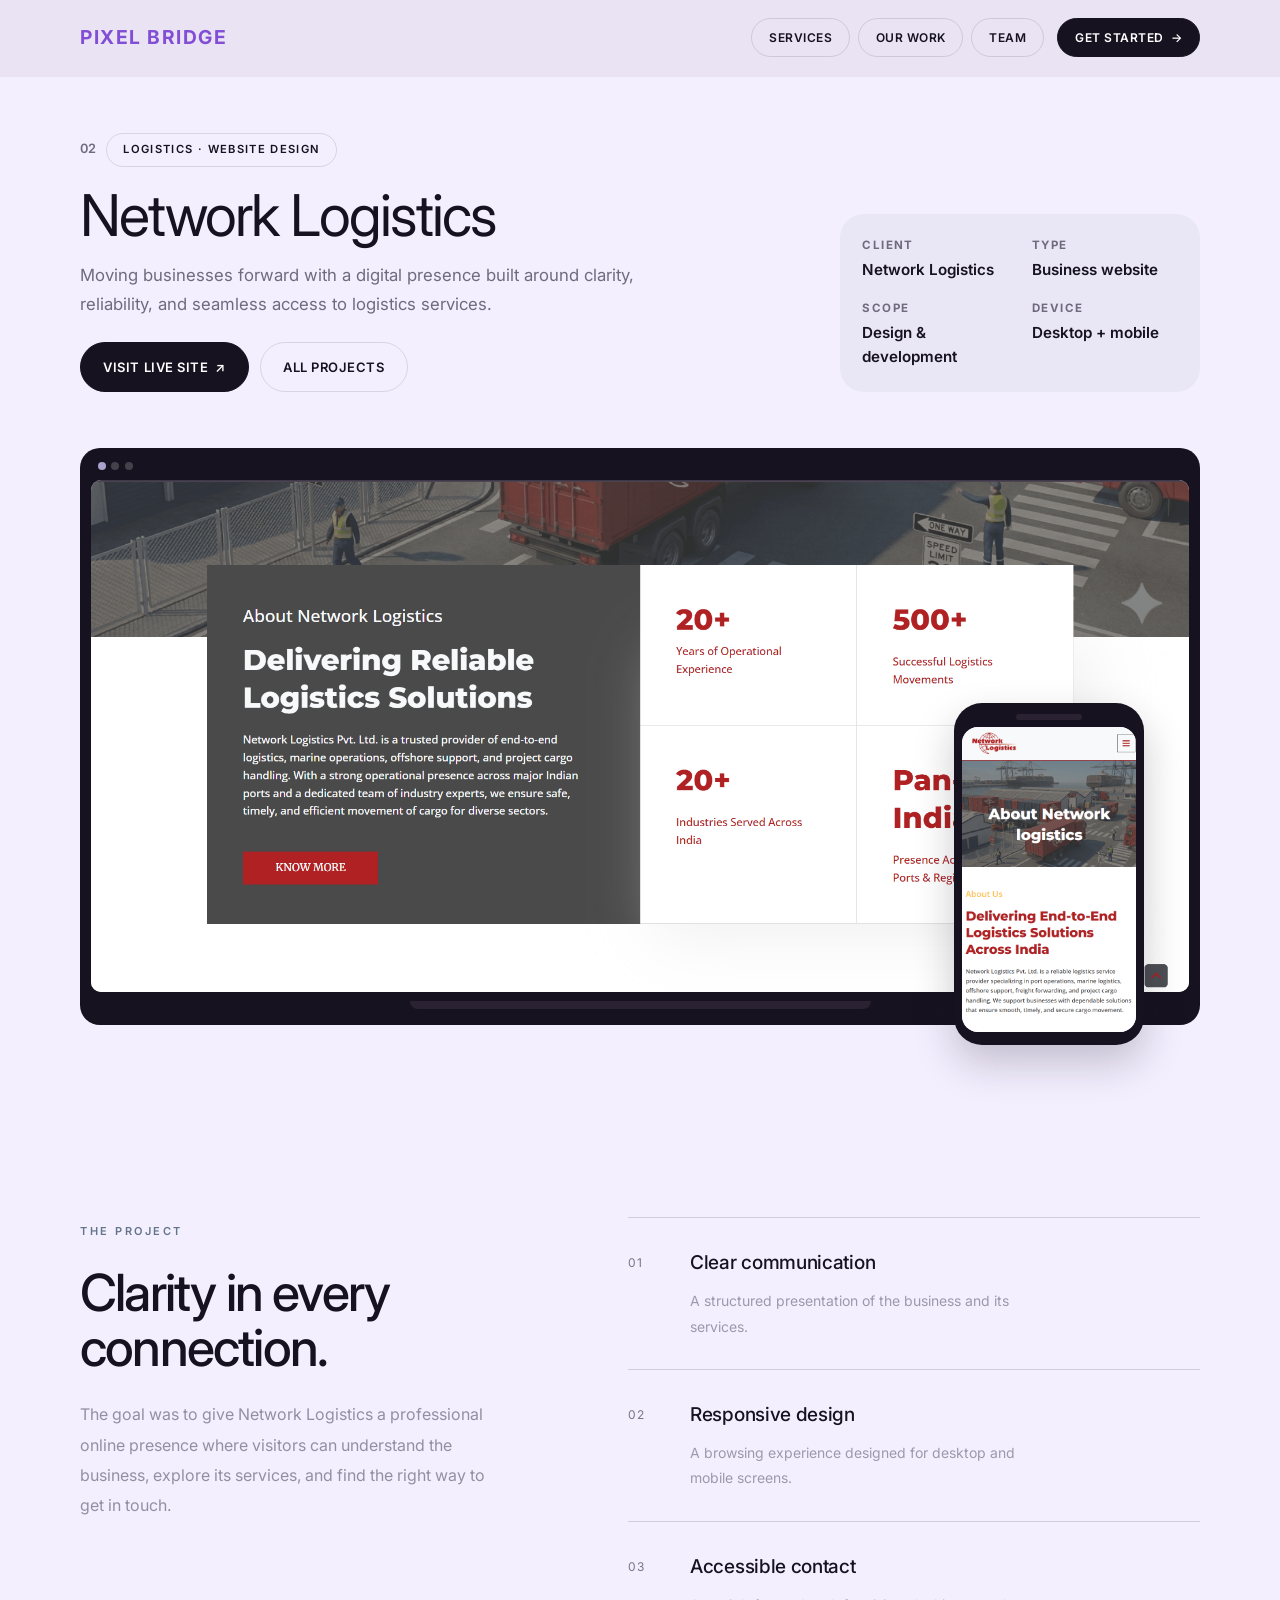
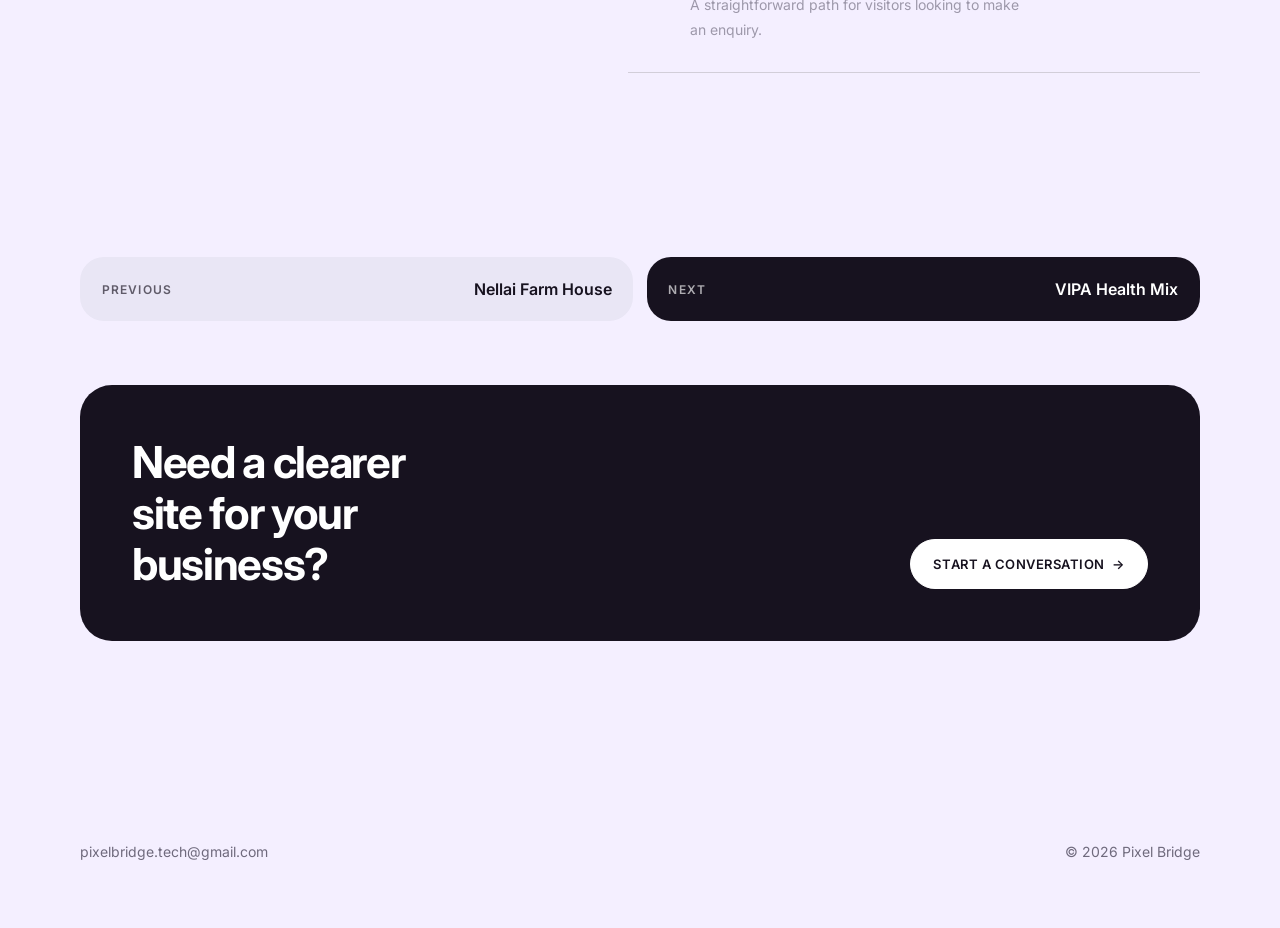
<file: work/network.html>
<!DOCTYPE html>
<html lang="en">
<head>
  <meta charset="UTF-8">
  <meta name="viewport" content="width=device-width, initial-scale=1.0">
  <title>Network Logistics | Pixel Bridge</title>
  <meta name="description" content="A logistics website for Network Logistics — clear, professional, and built for enquiries.">
  <link rel="canonical" href="https://pixelbridgetech.com/work/network.html">
  <link rel="preconnect" href="https://fonts.googleapis.com">
  <link rel="preconnect" href="https://fonts.gstatic.com" crossorigin>
  <link href="https://fonts.googleapis.com/css2?family=Inter:wght@400;500;600;700&display=swap" rel="stylesheet">
  <link rel="stylesheet" href="../home.css">
  <link rel="stylesheet" href="../work.css">
  <link rel="icon" type="image/png" href="../pictures/PIXEL BRIDGE LOGO/Light Version Symbol.png">
  <script async src="https://tally.so/widgets/embed.js"></script>
</head>
<body>
  <header class="navbar" id="site-nav">
    <div class="container navbar__inner">
      <a href="../index.html" class="navbar__logo">PIXEL BRIDGE</a>
      <nav class="navbar__links" id="primary-nav" aria-label="Primary">
        <a href="../services.html" class="btn btn--outline btn--sm">Services</a>
        <a href="../work.html" class="btn btn--outline btn--sm">Our Work</a>
        <a href="../team.html" class="btn btn--outline btn--sm">Team</a>
        <a href="#tally-open=rjJZKl&tally-layout=modal&tally-width=379&tally-overlay=1&tally-emoji-animation=none&tally-auto-close=0&tally-form-events-forwarding=1" class="btn btn--dark btn--sm navbar__cta">Get Started <span aria-hidden="true">→</span></a>
      </nav>
      <button class="hamburger" type="button" aria-label="Open navigation menu" aria-expanded="false" aria-controls="primary-nav"><span></span><span></span><span></span></button>
    </div>
  </header>

  <main class="cs">
    <div class="container">
      <header class="cs-top">
        <div>
          <div class="cs-kicker">
            <span class="cs-num">02</span>
            <span class="pill">Logistics · Website Design</span>
          </div>
          <h1 class="cs-title">Network Logistics</h1>
          <p class="cs-lede">
            Moving businesses forward with a digital presence built around clarity, reliability, and seamless access to logistics services.
          </p>
          <div class="cs-actions">
            <a class="btn btn--dark" href="https://networklogistics.in/" target="_blank" rel="noopener noreferrer">Visit Live Site <span aria-hidden="true">↗</span></a>
            <a class="btn btn--outline" href="../work.html">All projects</a>
          </div>
        </div>
        <dl class="cs-meta">
          <div><dt>Client</dt><dd>Network Logistics</dd></div>
          <div><dt>Type</dt><dd>Business website</dd></div>
          <div><dt>Scope</dt><dd>Design &amp; development</dd></div>
          <div><dt>Device</dt><dd>Desktop + mobile</dd></div>
        </dl>
      </header>

      <section class="cs-stage" aria-label="Desktop and mobile views">
        <div class="laptop">
          <div class="laptop__chrome" aria-hidden="true"><span></span><span></span><span></span></div>
          <div class="laptop__screen">
            <img src="../pictures/work/net1.png" alt="Network Logistics website on desktop" width="1600" height="1000">
          </div>
          <div class="laptop__base" aria-hidden="true"></div>
        </div>
        <div class="phone" aria-label="Mobile view">
          <div class="phone__notch" aria-hidden="true"></div>
          <div class="phone__screen">
           
             <img src="../pictures/work/net2.png" alt="Network Logistics website on mobile" loading="lazy">
          </div>
        </div>
      </section>

      <section class="cs-split network-overview">
        <div class="network-overview__intro">
          <span class="network-label">THE PROJECT</span>
      
      
      <h2>Clarity in every connection.</h2>
      
      <p>
        The goal was to give Network Logistics a professional online presence
        where visitors can understand the business, explore its services, and
        find the right way to get in touch.
      </p>
      
      
        </div>
      
        <div class="network-overview__features">
          <article class="network-feature">
            <span class="network-feature__number">01</span>
            <div>
              <h3>Clear communication</h3>
              <p>A structured presentation of the business and its services.</p>
            </div>
          </article>
      
      
      <article class="network-feature">
        <span class="network-feature__number">02</span>
        <div>
          <h3>Responsive design</h3>
          <p>A browsing experience designed for desktop and mobile screens.</p>
        </div>
      </article>
      
      <article class="network-feature">
        <span class="network-feature__number">03</span>
        <div>
          <h3>Accessible contact</h3>
          <p>A straightforward path for visitors looking to make an enquiry.</p>
        </div>
      </article>
    
      
        </div>
      </section>
      

      <nav class="cs-next" aria-label="More projects">
        <a href="nellai.html"><span>Previous</span> Nellai Farm House</a>
        <a href="vipa.html"><span>Next</span> VIPA Health Mix</a>
      </nav>

      <section class="cta" aria-labelledby="cs-cta">
        <div class="cta__box">
          <h2 id="cs-cta" class="cta__title">Need a clearer site for your business?</h2>
          <div class="cta__action">
            <a class="btn btn--light" href="#tally-open=rjJZKl&tally-layout=modal&tally-width=379&tally-overlay=1&tally-emoji-animation=none&tally-auto-close=0&tally-form-events-forwarding=1">Start a Conversation <span aria-hidden="true">→</span></a>
          </div>
        </div>
      </section>
    </div>
  </main>

  <footer class="footer">
    <div class="container footer__inner">
      <a class="footer__email" href="mailto:pixelbridge.tech@gmail.com">pixelbridge.tech@gmail.com</a>
      <p class="footer__copy">&copy; 2026 Pixel Bridge</p>
    </div>
  </footer>
  <script src="../script.js"></script>
</body>
</html>
</file>
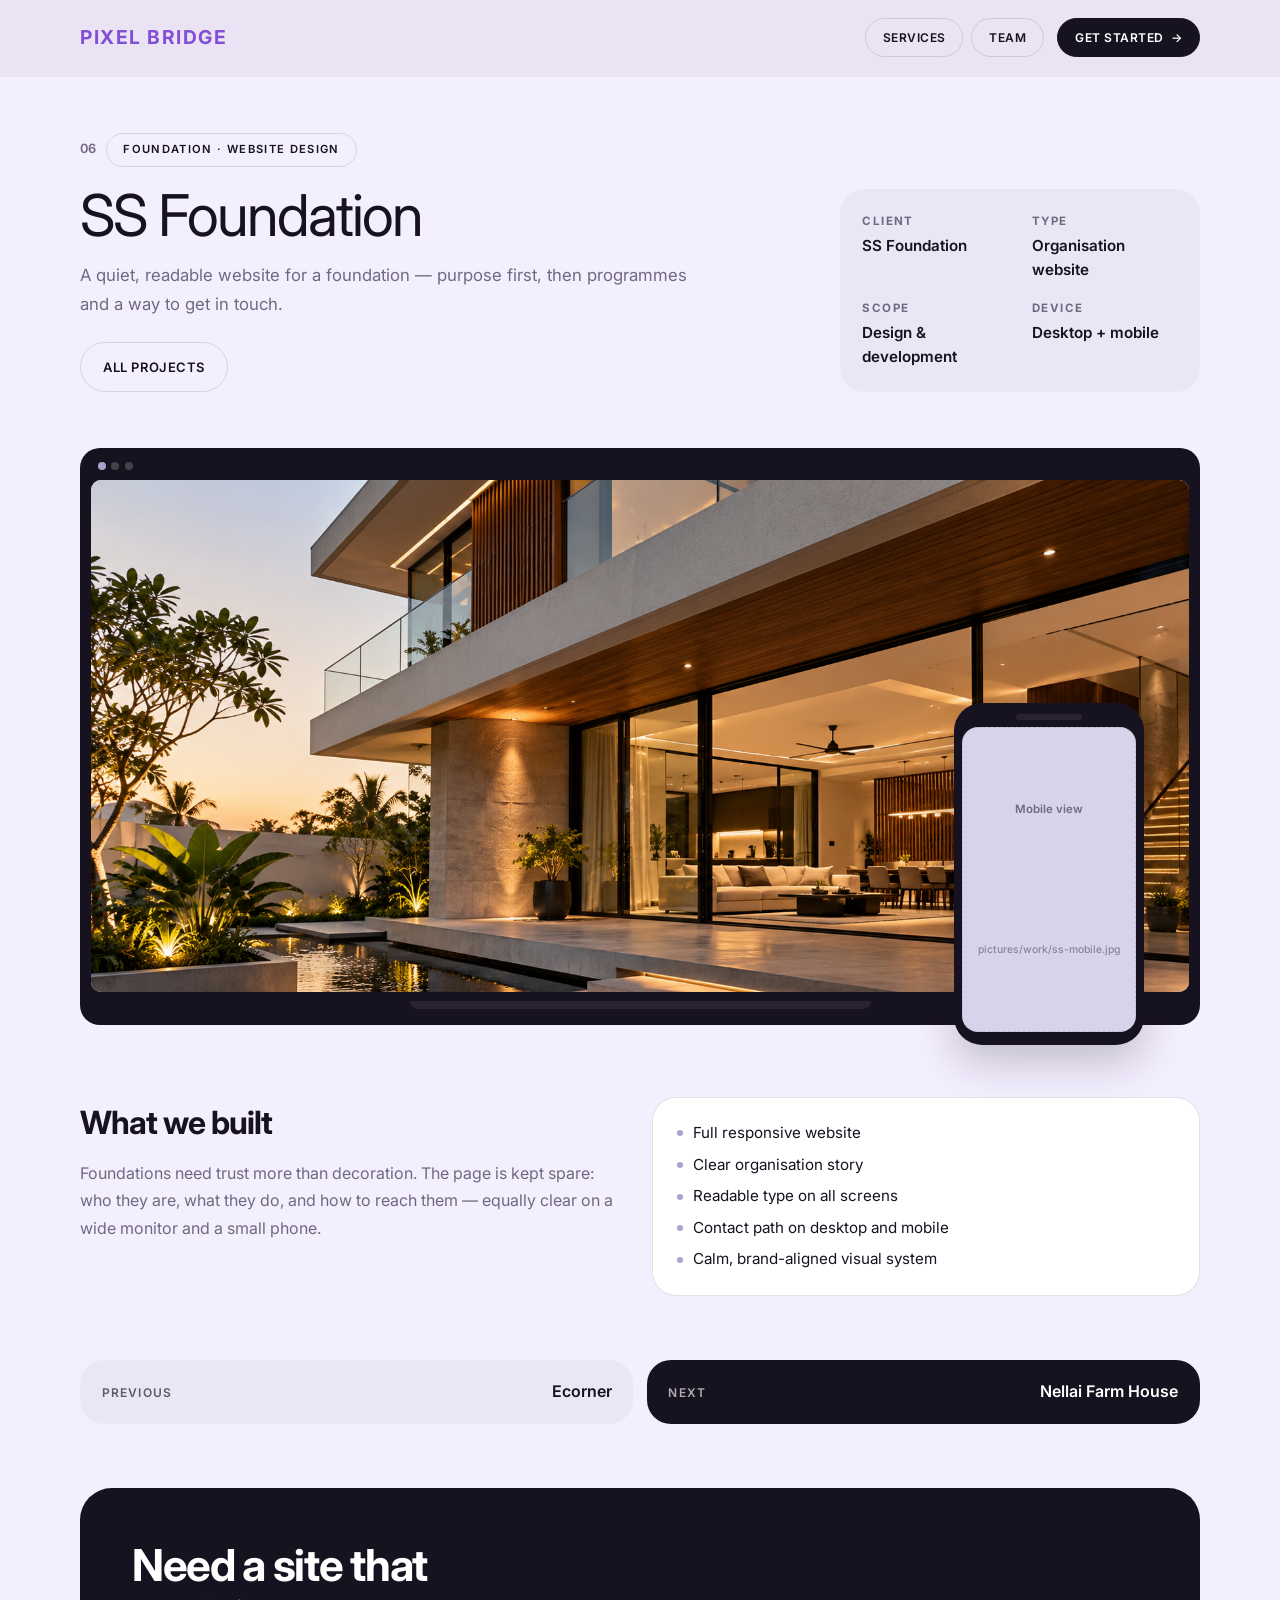
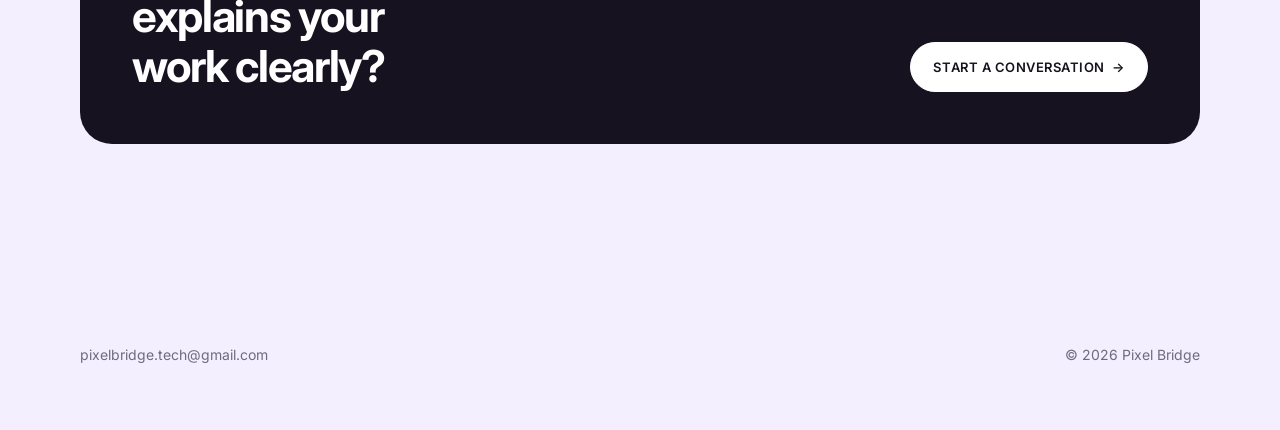
<file: work/ss-foundation.html>
<!DOCTYPE html>
<html lang="en">
<head>
  <meta charset="UTF-8">
  <meta name="viewport" content="width=device-width, initial-scale=1.0">
  <title>SS Foundation | Pixel Bridge</title>
  <meta name="description" content="A website for SS Foundation — a clear, calm presence for a foundation on desktop and mobile.">
  <link rel="canonical" href="https://pixelbridgetech.com/work/ss-foundation.html">
  <link rel="preconnect" href="https://fonts.googleapis.com">
  <link rel="preconnect" href="https://fonts.gstatic.com" crossorigin>
  <link href="https://fonts.googleapis.com/css2?family=Inter:wght@400;500;600;700&display=swap" rel="stylesheet">
  <link rel="stylesheet" href="../home.css">
  <link rel="stylesheet" href="../work.css">
  <link rel="icon" type="image/png" href="../pictures/PIXEL BRIDGE LOGO/Light Version Symbol.png">
  <script async src="https://tally.so/widgets/embed.js"></script>
</head>
<body>
  <header class="navbar" id="site-nav">
    <div class="container navbar__inner">
      <a href="../index.html" class="navbar__logo">PIXEL BRIDGE</a>
      <nav class="navbar__links" id="primary-nav" aria-label="Primary">
        <a href="../services.html" class="btn btn--outline btn--sm">Services</a>
        <a href="../team.html" class="btn btn--outline btn--sm">Team</a>
        <a href="#tally-open=rjJZKl&tally-layout=modal&tally-width=379&tally-overlay=1&tally-emoji-animation=none&tally-auto-close=0&tally-form-events-forwarding=1" class="btn btn--dark btn--sm navbar__cta">Get Started <span aria-hidden="true">→</span></a>
      </nav>
      <button class="hamburger" type="button" aria-label="Open navigation menu" aria-expanded="false" aria-controls="primary-nav"><span></span><span></span><span></span></button>
    </div>
  </header>

  <main class="cs">
    <div class="container">
      <header class="cs-top">
        <div>
          <div class="cs-kicker">
            <span class="cs-num">06</span>
            <span class="pill">Foundation · Website Design</span>
          </div>
          <h1 class="cs-title">SS Foundation</h1>
          <p class="cs-lede">
            A quiet, readable website for a foundation — purpose first,
            then programmes and a way to get in touch.
          </p>
          <div class="cs-actions">
            <a class="btn btn--outline" href="../index.html#portfolio">All projects</a>
          </div>
        </div>
        <dl class="cs-meta">
          <div><dt>Client</dt><dd>SS Foundation</dd></div>
          <div><dt>Type</dt><dd>Organisation website</dd></div>
          <div><dt>Scope</dt><dd>Design &amp; development</dd></div>
          <div><dt>Device</dt><dd>Desktop + mobile</dd></div>
        </dl>
      </header>

      <section class="cs-stage" aria-label="Desktop and mobile views">
        <div class="laptop">
          <div class="laptop__chrome" aria-hidden="true"><span></span><span></span><span></span></div>
          <div class="laptop__screen">
            <img src="../pictures/ss1.png" alt="SS Foundation website on desktop" width="1600" height="1000">
          </div>
          <div class="laptop__base" aria-hidden="true"></div>
        </div>
        <div class="phone" aria-label="Mobile view">
          <div class="phone__notch" aria-hidden="true"></div>
          <div class="phone__screen">
            <span class="cs-ph">Mobile view<br><small>pictures/work/ss-mobile.jpg</small></span>
            <!-- <img src="../pictures/work/ss-mobile.jpg" alt="SS Foundation website on mobile" loading="lazy"> -->
          </div>
        </div>
      </section>

      <section class="cs-split">
        <div>
          <h2>What we built</h2>
          <p>
            Foundations need trust more than decoration. The page is kept spare:
            who they are, what they do, and how to reach them — equally clear
            on a wide monitor and a small phone.
          </p>
        </div>
        <ul class="cs-list">
          <li>Full responsive website</li>
          <li>Clear organisation story</li>
          <li>Readable type on all screens</li>
          <li>Contact path on desktop and mobile</li>
          <li>Calm, brand-aligned visual system</li>
        </ul>
      </section>

      <nav class="cs-next" aria-label="More projects">
        <a href="ecorner.html"><span>Previous</span> Ecorner</a>
        <a href="nellai.html"><span>Next</span> Nellai Farm House</a>
      </nav>

      <section class="cta" aria-labelledby="cs-cta">
        <div class="cta__box">
          <h2 id="cs-cta" class="cta__title">Need a site that explains your work clearly?</h2>
          <div class="cta__action">
            <a class="btn btn--light" href="#tally-open=rjJZKl&tally-layout=modal&tally-width=379&tally-overlay=1&tally-emoji-animation=none&tally-auto-close=0&tally-form-events-forwarding=1">Start a Conversation <span aria-hidden="true">→</span></a>
          </div>
        </div>
      </section>
    </div>
  </main>

  <footer class="footer">
    <div class="container footer__inner">
      <a class="footer__email" href="mailto:pixelbridge.tech@gmail.com">pixelbridge.tech@gmail.com</a>
      <p class="footer__copy">&copy; 2026 Pixel Bridge</p>
    </div>
  </footer>
  <script src="../script.js"></script>
</body>
</html>
</file>
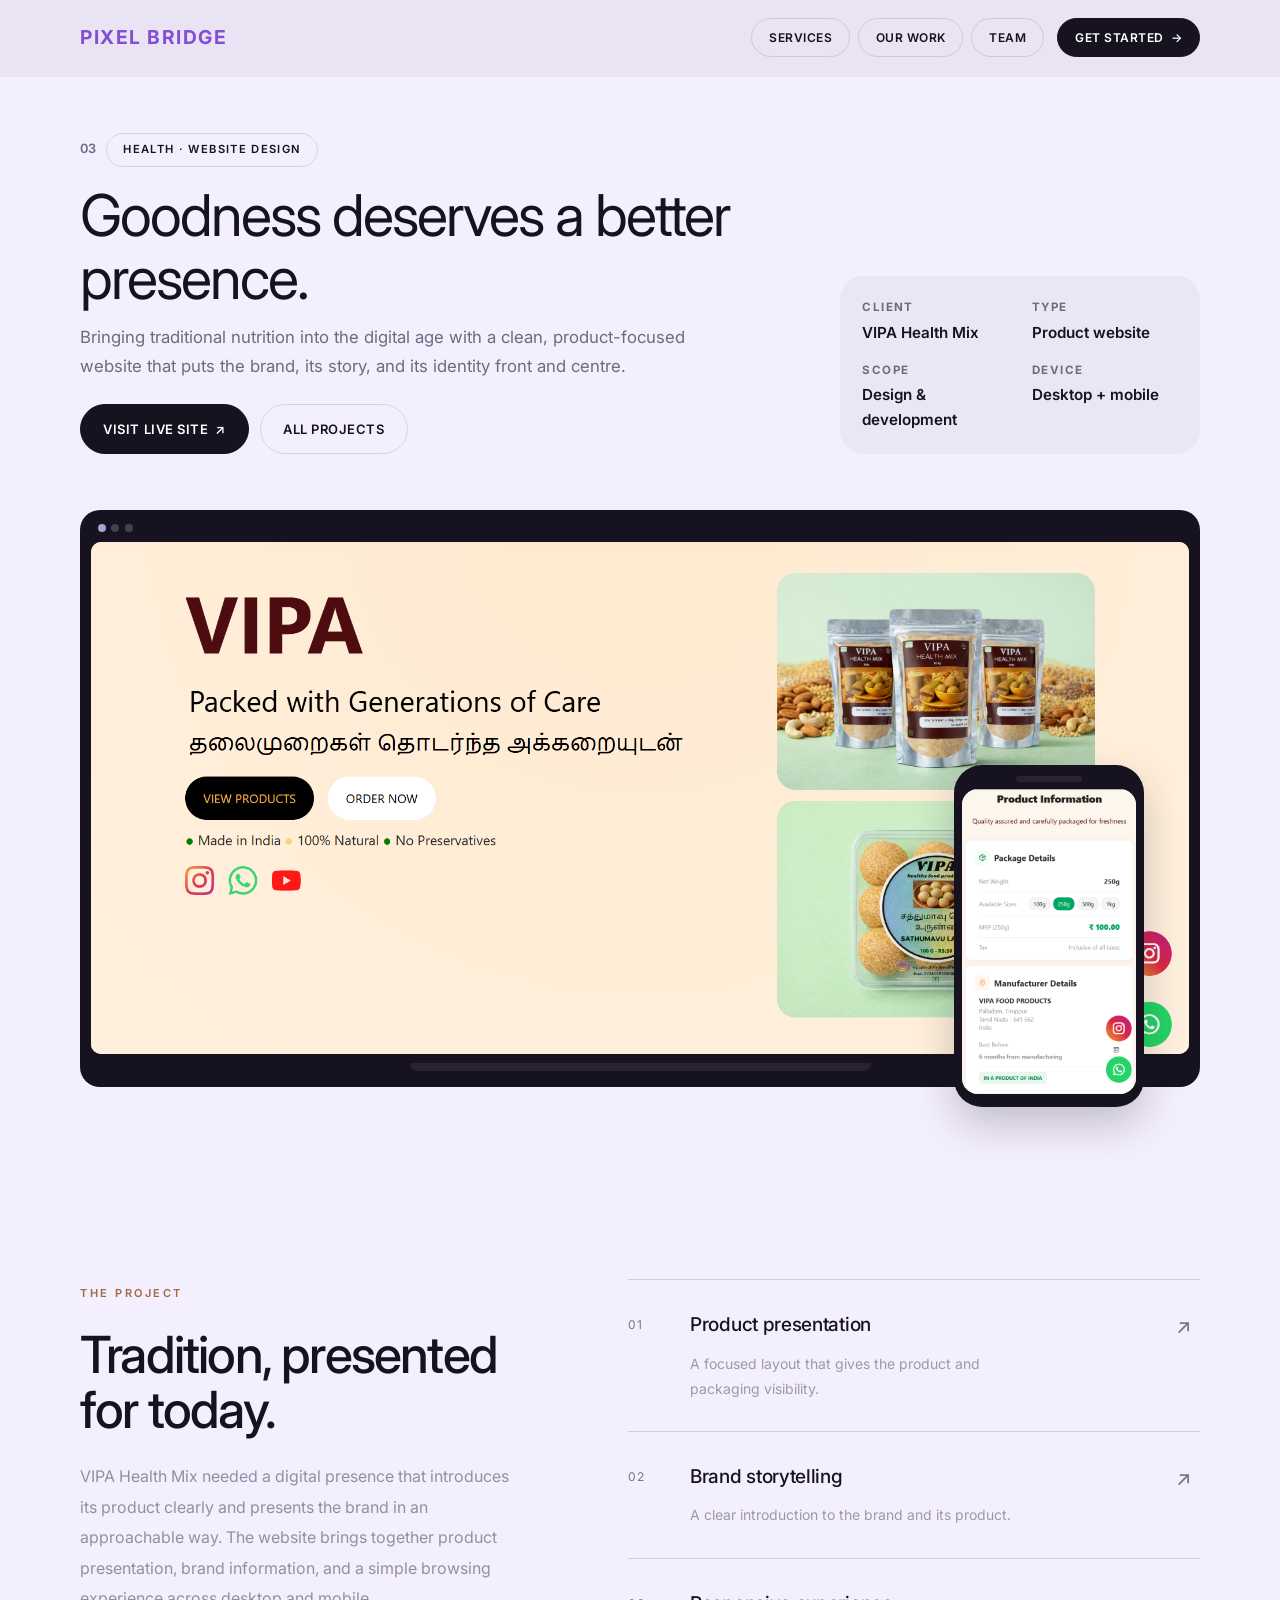
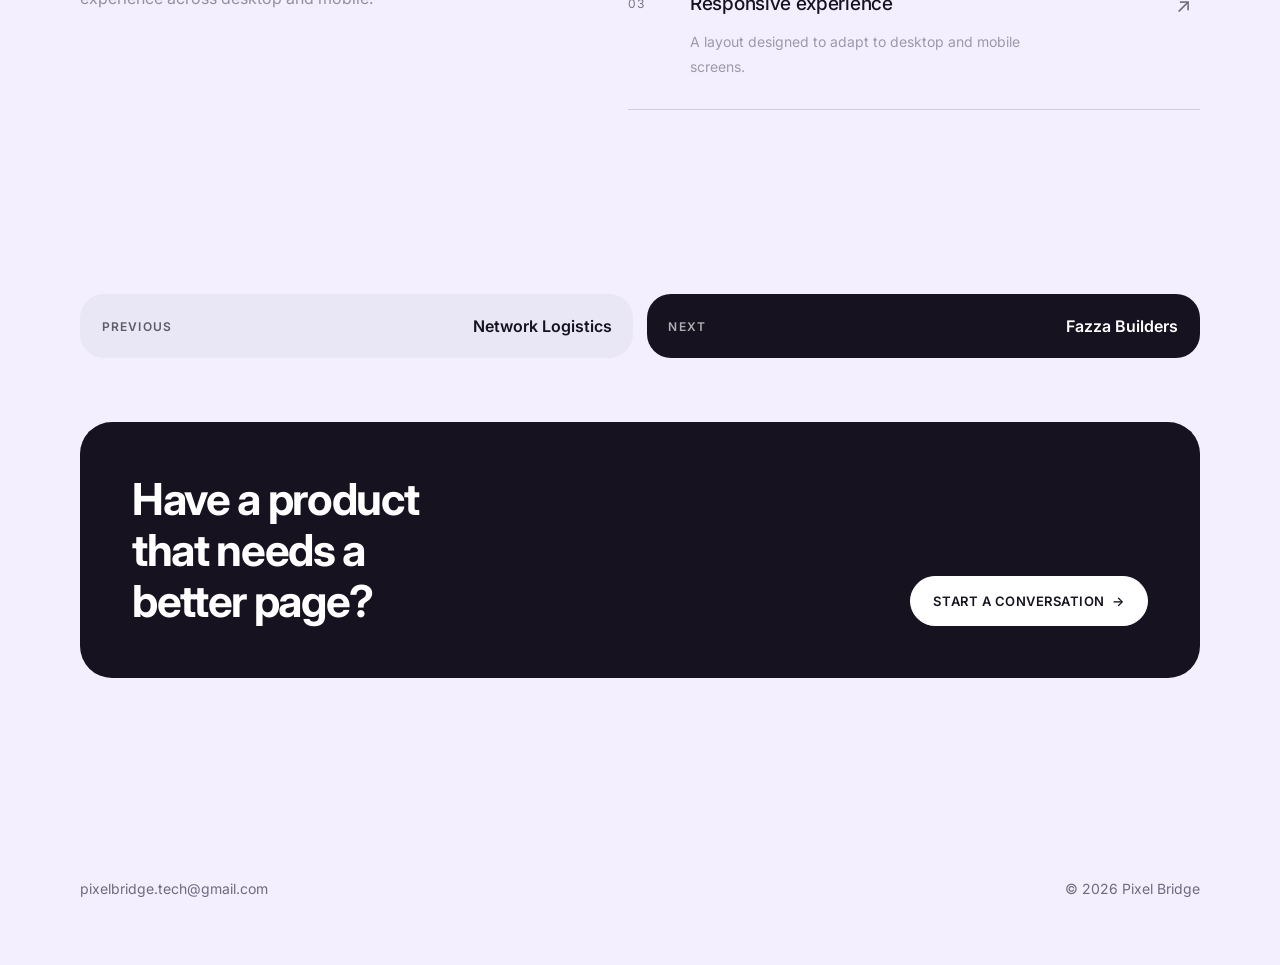
<file: work/vipa.html>
<!DOCTYPE html>
<html lang="en">
<head>
  <meta charset="UTF-8">
  <meta name="viewport" content="width=device-width, initial-scale=1.0">
  <title>VIPA Health Mix | Pixel Bridge</title>
  <meta name="description" content="A product website for VIPA Health Mix — built to present the brand clearly on desktop and mobile.">
  <link rel="canonical" href="https://pixelbridgetech.com/work/vipa.html">
  <link rel="preconnect" href="https://fonts.googleapis.com">
  <link rel="preconnect" href="https://fonts.gstatic.com" crossorigin>
  <link href="https://fonts.googleapis.com/css2?family=Inter:wght@400;500;600;700&display=swap" rel="stylesheet">
  <link rel="stylesheet" href="../home.css">
  <link rel="stylesheet" href="../work.css">
  <link rel="icon" type="image/png" href="../pictures/PIXEL BRIDGE LOGO/Light Version Symbol.png">
  <script async src="https://tally.so/widgets/embed.js"></script>
</head>
<body>
  <header class="navbar" id="site-nav">
    <div class="container navbar__inner">
      <a href="../index.html" class="navbar__logo">PIXEL BRIDGE</a>
      <nav class="navbar__links" id="primary-nav" aria-label="Primary">
        <a href="../services.html" class="btn btn--outline btn--sm">Services</a>
        <a href="../work.html" class="btn btn--outline btn--sm">Our Work</a>
        <a href="../team.html" class="btn btn--outline btn--sm">Team</a>
        <a href="#tally-open=rjJZKl&tally-layout=modal&tally-width=379&tally-overlay=1&tally-emoji-animation=none&tally-auto-close=0&tally-form-events-forwarding=1" class="btn btn--dark btn--sm navbar__cta">Get Started <span aria-hidden="true">→</span></a>
      </nav>
      <button class="hamburger" type="button" aria-label="Open navigation menu" aria-expanded="false" aria-controls="primary-nav"><span></span><span></span><span></span></button>
    </div>
  </header>

  <main class="cs">
    <div class="container">
      <header class="cs-top">
        <div>
          <div class="cs-kicker">
            <span class="cs-num">03</span>
            <span class="pill">Health · Website Design</span>
          </div>
          <h1 class="cs-title">Goodness deserves a better presence.</h1>
          <p class="cs-lede">
            Bringing traditional nutrition into the digital age with a clean, product-focused website that puts the brand, its story, and its identity front and centre.
          </p>
          <div class="cs-actions">
            <a class="btn btn--dark" href="https://anask26.github.io/VIPA/" target="_blank" rel="noopener noreferrer">Visit Live Site <span aria-hidden="true">↗</span></a>
            <a class="btn btn--outline" href="../work.html">All projects</a>
          </div>
        </div>
        <dl class="cs-meta">
          <div><dt>Client</dt><dd>VIPA Health Mix</dd></div>
          <div><dt>Type</dt><dd>Product website</dd></div>
          <div><dt>Scope</dt><dd>Design &amp; development</dd></div>
          <div><dt>Device</dt><dd>Desktop + mobile</dd></div>
        </dl>
      </header>

      <section class="cs-stage" aria-label="Desktop and mobile views">
        <div class="laptop">
          <div class="laptop__chrome" aria-hidden="true"><span></span><span></span><span></span></div>
          <div class="laptop__screen">
            <img src="../pictures/work/vipa1.png" alt="VIPA Health Mix website on desktop" width="1600" height="1000">
          </div>
          <div class="laptop__base" aria-hidden="true"></div>
        </div>
        <div class="phone" aria-label="Mobile view">
          <div class="phone__notch" aria-hidden="true"></div>
          <div class="phone__screen">
          <img src="../pictures/work/vipa2.png" alt="VIPA Health Mix website on mobile" loading="lazy"> 
          </div>
        </div>
      </section>

      <section class="cs-split vipa-overview">
        <div class="vipa-overview__intro">
          <span class="vipa-label">THE PROJECT</span>
      
      <h2>Tradition, presented for today.</h2>
      
      <p>
        VIPA Health Mix needed a digital presence that introduces its product
        clearly and presents the brand in an approachable way. The website
        brings together product presentation, brand information, and a simple
        browsing experience across desktop and mobile.
      </p>
      
        </div>
      
        <div class="vipa-overview__features">
          <article class="vipa-feature">
            <span class="vipa-feature__number">01</span>
            <div>
              <h3>Product presentation</h3>
              <p>A focused layout that gives the product and packaging visibility.</p>
            </div>
            <span class="vipa-feature__arrow" aria-hidden="true">↗</span>
          </article>
      
        <article class="vipa-feature">
        <span class="vipa-feature__number">02</span>
        <div>
          <h3>Brand storytelling</h3>
          <p>A clear introduction to the brand and its product.</p>
        </div>
        <span class="vipa-feature__arrow" aria-hidden="true">↗</span>
      </article>
      
      <article class="vipa-feature">
        <span class="vipa-feature__number">03</span>
        <div>
          <h3>Responsive experience</h3>
          <p>A layout designed to adapt to desktop and mobile screens.</p>
        </div>
        <span class="vipa-feature__arrow" aria-hidden="true">↗</span>
      </article>
      
        </div>
      </section>
      

      <nav class="cs-next" aria-label="More projects">
        <a href="network.html"><span>Previous</span> Network Logistics</a>
        <a href="fazza.html"><span>Next</span> Fazza Builders</a>
      </nav>

      <section class="cta" aria-labelledby="cs-cta">
        <div class="cta__box">
          <h2 id="cs-cta" class="cta__title">Have a product that needs a better page?</h2>
          <div class="cta__action">
            <a class="btn btn--light" href="#tally-open=rjJZKl&tally-layout=modal&tally-width=379&tally-overlay=1&tally-emoji-animation=none&tally-auto-close=0&tally-form-events-forwarding=1">Start a Conversation <span aria-hidden="true">→</span></a>
          </div>
        </div>
      </section>
    </div>
  </main>

  <footer class="footer">
    <div class="container footer__inner">
      <a class="footer__email" href="mailto:pixelbridge.tech@gmail.com">pixelbridge.tech@gmail.com</a>
      <p class="footer__copy">&copy; 2026 Pixel Bridge</p>
    </div>
  </footer>
  <script src="../script.js"></script>
</body>
</html>
</file>
<file: home.css>
/* ============================================
   Pixel Bridge — Home (minimal / premium)
   ============================================ */

:root {
  --bg: #f4efff;
  --dark: #17121F;
  --lavender: #AAA2CF;
  --lavender-light: #E9E6F5;
  --heading: #724edb;
  --text-gray: #6F6A7D;
  --border: rgba(23, 18, 31, 0.12);
  --radius: 24px;
  --radius-pill: 999px;
  --max: 1120px;
  --space-xs: 0.5rem;
  --space-sm: 1rem;
  --space-md: 1.5rem;
  --space-lg: 2.5rem;
  --space-xl: 4rem;
  --space-2xl: 6rem;
  --font: "Inter", system-ui, -apple-system, sans-serif;
  --ease: cubic-bezier(0.22, 1, 0.36, 1);
}

*,
*::before,
*::after {
  margin: 0;
  padding: 0;
  box-sizing: border-box;
}

html {
  scroll-behavior: smooth;
  scroll-padding-top: 5rem;
}

@media (prefers-reduced-motion: reduce) {
  html {
    scroll-behavior: auto;
  }

  *,
  *::before,
  *::after {
    animation-duration: 0.01ms !important;
    animation-iteration-count: 1 !important;
    transition-duration: 0.01ms !important;
  }
}

body {
  font-family: var(--font);
  background: var(--bg);
  color: var(--dark);
  line-height: 1.6;
  -webkit-font-smoothing: antialiased;
  overflow-x: hidden;
}

img {
  max-width: 100%;
  height: auto;
  display: block;
}

a {
  color: inherit;
  text-decoration: none;
}

ul {
  list-style: none;
}

.container {
  width: min(100% - 2.5rem, var(--max));
  margin-inline: auto;
}

/* ---------- Buttons ---------- */

.btn {
  display: inline-flex;
  align-items: center;
  justify-content: center;
  gap: 0.45rem;
  padding: 0.85rem 1.4rem;
  border-radius: var(--radius-pill);
  font-size: 0.8125rem;
  font-weight: 600;
  letter-spacing: 0.04em;
  text-transform: uppercase;
  border: 1px solid transparent;
  cursor: pointer;
  transition: background 0.25s var(--ease), color 0.25s var(--ease),
    border-color 0.25s var(--ease), transform 0.25s var(--ease);
  white-space: nowrap;
}

.btn:focus-visible {
  outline: 2px solid var(--lavender);
  outline-offset: 3px;
}

.btn--dark {
  background: var(--dark);
  color: #fff;
  border-color: var(--dark);
}

.btn--dark:hover {
  background: #2a2233;
  transform: translateY(-1px);
}

.btn--outline {
  background: transparent;
  color: var(--dark);
  border-color: var(--border);
}

.btn--outline:hover {
  border-color: var(--dark);
  transform: translateY(-1px);
}

.btn--light {
  background: #fff;
  color: var(--dark);
  border-color: #fff;
}

.btn--light:hover {
  background: var(--lavender-light);
  transform: translateY(-1px);
}

.btn--sm {
  padding: 0.55rem 1.05rem;
  font-size: 0.75rem;
}

.pill {
  display: inline-flex;
  align-items: center;
  justify-content: center;
  padding: 0.45rem 1rem;
  border: 1px solid var(--border);
  border-radius: var(--radius-pill);
  font-size: 0.7rem;
  font-weight: 600;
  letter-spacing: 0.12em;
  text-transform: uppercase;
  color: var(--dark);
}

/* ---------- Navbar ---------- */

.navbar {
  position: sticky;
  top: 0;
  z-index: 100;
  background: rgba(231, 225, 243, 0.85);
  -webkit-backdrop-filter: blur(10px);
  backdrop-filter: blur(10px);
  border-bottom: 1px solid transparent;
  transition: border-color 0.3s ease;
}

.navbar.is-scrolled {
  border-bottom-color: var(--border);
}

.navbar__inner {
  display: flex;
  align-items: center;
  justify-content: space-between;
  padding: 1.15rem 0;
  gap: 1rem;
}

.navbar__logo {
  font-size: 1.2rem;
  font-weight: 700;
  letter-spacing: 0.08em;
  text-transform: uppercase;
  color: #814ed5;
}
.navbar__logo-accent{
  color: #9f74e1;
  font-weight: 300;
}

.navbar__links {
  display: flex;
  align-items: center;
  gap: 0.5rem;
}

.navbar__cta {
  margin-left: 0.35rem;
}

.hamburger {
  display: none;
  flex-direction: column;
  justify-content: center;
  gap: 5px;
  width: 2.5rem;
  height: 2.5rem;
  background: none;
  border: 1px solid var(--border);
  border-radius: var(--radius-pill);
  cursor: pointer;
  padding: 0.55rem;
}

.hamburger span {
  display: block;
  height: 2px;
  width: 100%;
  background: var(--dark);
  border-radius: 2px;
  transition: transform 0.3s var(--ease), opacity 0.2s ease;
}

.hamburger.is-open span:nth-child(1) {
  transform: translateY(7px) rotate(45deg);
}

.hamburger.is-open span:nth-child(2) {
  opacity: 0;
}

.hamburger.is-open span:nth-child(3) {
  transform: translateY(-7px) rotate(-45deg);
}

/* ---------- Hero ---------- */

.hero {
  padding: clamp(3.5rem, 10vw, 6.5rem) 0 clamp(3rem, 8vw, 5rem);
  text-align: center;
}

.hero__pill {
  margin-bottom: 1.75rem;
}

.hero__title {
  font-size: clamp(2.75rem, 5.5vw, 4.25rem);
  font-weight: 600;
  font-family: 'Kedebideri', sans-serif;
  line-height: 1.12;
  letter-spacing: -0.03em;
  max-width: 23ch;
  margin: 0 auto 1.5rem;
  color: var(--dark);
}

.hero__accent {
  color: var(--heading);
}

.hero__sub {
  max-width: 36rem;
  margin: 0 auto 2.25rem;
  font-size: clamp(1.4rem, 1.5vw, 1.125rem);
  color: var(--text-gray);
  line-height: 1.7;
}

.hero__actions {
  display: flex;
  flex-wrap: wrap;
  justify-content: center;
  gap: 0.75rem;
}

/* ---------- Stats ---------- */

.stats {
  padding: 0 0 var(--space-2xl);
}

.stats__grid {
  display: grid;
  grid-template-columns: repeat(3, 1fr);
  gap: 1rem;
}
.stat-card {
  display: flex;
  flex-direction: column;
  justify-content: space-between;
  min-height: 250px;
  padding: 1.75rem;
  border-radius: var(--radius);
}

.stat-card__label {
  font-size: 0.75rem;
  font-weight: 600;
  letter-spacing: 0.14em;
  text-transform: uppercase;
  margin-bottom: 1.5rem;
}

.stat-card__value {
  font-size: 25px;
  font-weight: 200;
  letter-spacing: -0.04em;
  line-height: 1;
}

.stat-card--dark {
  background: var(--dark);
  color: #fff;
}

.stat-card--light {
  background: var(--lavender-light);
  color: var(--dark);
}

.stat-card--accent {
  background: var(--lavender);
  color: var(--dark);
}

/* ---------- Selected Work ---------- */

.work {
  --work-lime: #c6f04a;
  padding: 0 0 var(--space-2xl);
}

.work__top {
  display: grid;
  grid-template-columns: minmax(0, 0.9fr) minmax(0, 1.35fr);
  gap: clamp(1.5rem, 4vw, 3rem);
  align-items: start;
  margin-bottom: clamp(2.5rem, 5vw, 4rem);
}

.work__label {
  font-size: 0.75rem;
  font-weight: 500;
  letter-spacing: 0.14em;
  text-transform: uppercase;
  color: var(--text-gray);
  margin-bottom: 1.25rem;
}

.work__title {
  font-size: clamp(2.2rem, 4.2vw, 3.25rem);
  font-weight: 700;
  letter-spacing: -0.03em;
  line-height: 1.12;
  margin-bottom: 1.25rem;
}

.work__sub {
  max-width: 28rem;
  color: var(--text-gray);
  font-size: 1.3rem;
  line-height: 1.7;
  margin-bottom: 1.75rem;
}

.work__all {
  display: inline-flex;
  align-items: center;
  gap: 0.85rem;
  font-size: 0.95rem;
  font-weight: 600;
  color: var(--dark);
}

.work__all:hover .work__all-btn {
  transform: translateX(3px);
}

.work__all:focus-visible {
  outline: 2px solid var(--lavender);
  outline-offset: 4px;
  border-radius: 4px;
}

.work__all-btn {
  display: inline-flex;
  align-items: center;
  justify-content: center;
  width: 2.75rem;
  height: 2.75rem;
  border-radius: 50%;
  background: var(--work-lime);
  color: var(--dark);
  font-size: 1.1rem;
  transition: transform 0.25s var(--ease);
}

/* Featured row */
.work-item--featured {
  display: grid;
  grid-template-columns: minmax(0, 2.4fr) minmax(0, 0.85fr) auto;
  gap: 1.25rem;
  align-items: end;
}

.work-item--featured .work-media {
  border-top-left-radius: 4.5rem;
}

.work-item__num {
  font-size: 1rem;
  font-weight: 500;
  color: var(--text-gray);
  margin-bottom: 0.35rem;
}

.work-item__name {
  font-size: 1.3rem;
  font-family: 'Kedebideri', sans-serif;
  font-weight: 700;
  letter-spacing: -0.02em;
  margin-bottom: 0.25rem;
}

.work-item__cat {
  font-size: 1.2rem;
  color: var(--text-gray);
  margin-bottom: 0.75rem;
}

.work-item__desc {
  font-size: 1.2rem;
  line-height: 1.55;
  color: var(--text-gray);
  margin-bottom: 1rem;
  max-width: 22ch;
}

.work-item__link {
  display: inline-flex;
  align-items: center;
  gap: 0.3rem;
  font-size: 0.875rem;
  font-weight: 500;
  color: var(--dark);
  text-decoration: underline;
  text-underline-offset: 3px;
  text-decoration-thickness: 1px;
}

.work-item__link:hover {
  color: var(--lavender);
}

.work-item__link:focus-visible {
  outline: 2px solid var(--lavender);
  outline-offset: 3px;
  border-radius: 3px;
}

/* Media placeholders */
.work-media {
  position: relative;
  overflow: hidden;
  border-radius: var(--radius);
  background: var(--lavender-light);
  width: 100%;
}

.work-media img {
  width: 100%;
  height: 100%;
  object-fit: cover;
  object-position: top center;
  display: block;
  transition: transform 0.5s var(--ease);
}

.work-item:hover .work-media img {
  transform: scale(1.03);
}

.work-media__ph {
  position: absolute;
  inset: 0;
  display: grid;
  place-items: center;
  text-align: center;
  padding: 1rem;
  font-size: 0.8rem;
  font-weight: 600;
  color: var(--text-gray);
  letter-spacing: 0.02em;
  border: 1.5px dashed rgba(23, 18, 31, 0.15);
  border-radius: inherit;
}

.work-media__ph small {
  display: block;
  margin-top: 0.35rem;
  font-weight: 500;
  font-size: 0.7rem;
  opacity: 0.75;
  word-break: break-all;
}

.work-media--wide {
  aspect-ratio: 16 / 10;
  min-height: 220px;
}

.work-media--landscape,
.work-media--portrait,
.work-media--tall,
.work-media--wide-sm {
  aspect-ratio: auto;
}

/* Lower grid — uneven but balanced visual weight */
.work__grid {
  display: grid;
  grid-template-columns: 1.2fr 1fr 1fr;
  grid-template-rows: auto auto;
  gap: clamp(1.5rem, 3vw, 2.25rem) clamp(1rem, 2.5vw, 1.5rem);
  align-items: start;
}

.work-item--02 {
  grid-column: 1;
  grid-row: 1;
}

.work-item--03 {
  grid-column: 2;
  grid-row: 1;
}

.work-item--04 {
  grid-column: 3;
  grid-row: 1;
}

.work-item--05 {
  grid-column: 1 / 3;
  grid-row: 2;
}

.work-item--06 {
  grid-column: 3;
  grid-row: 2;
}

.work-item--02 .work-item__meta,
.work-item--03 .work-item__meta,
.work-item--04 .work-item__meta,
.work-item--05 .work-item__meta,
.work-item--06 .work-item__meta {
  margin-bottom: 0.85rem;
}

/* Shared heights keep rhythm; slight variation keeps it editorial */
.work-item--02 .work-media {
  height: 260px;
}

.work-item--03 .work-media,
.work-item--04 .work-media {
  height: 260px;
}

.work-item--05 .work-media,
.work-item--06 .work-media {
  height: 230px;
}

/* ---------- Homepage Services Preview ---------- */

.services-preview {
  position: relative;
  isolation: isolate;
  overflow: hidden;
  padding: clamp(4rem, 9vw, 7.5rem) 0;
  margin-bottom: var(--space-2xl);
  background:
    radial-gradient(
      ellipse at 100% 100%,
      rgba(170, 162, 207, 0.32),
      transparent 48%
    ),
    linear-gradient(115deg, #fbfaff 0%, #f0ecfb 100%);
  border-radius: var(--radius);
}

.services-preview__inner {
  position: relative;
  display: grid;
  grid-template-columns: 1.15fr 0.85fr;
  align-items: center;
  gap: clamp(2rem, 5vw, 4.5rem);
}

.services-preview__main,
.services-preview__side {
  position: relative;
  z-index: 2;
}

.services-preview__label {
  display: flex;
  align-items: center;
  gap: 0.65rem;
  margin-bottom: 2rem;
  color: var(--text-gray);
  font-size: 0.7rem;
  font-weight: 600;
  letter-spacing: 0.16em;
  text-transform: uppercase;
}

.services-preview__label span {
  display: inline-block;
  width: 2rem;
  height: 1px;
  background: var(--lavender);
}

.services-preview__title {
  max-width: 11ch;
  font-size: clamp(2.6rem, 5.2vw, 4.5rem);
  font-weight: 700;
  line-height: 1.04;
  letter-spacing: -0.055em;
  color: var(--dark);
}

.services-preview__title span {
  display: block;
  color: var(--heading);
  font-weight: 100;
}

.services-preview__side {
  padding-left: clamp(1.5rem, 3.5vw, 3rem);
  border-left: 1px solid rgba(23, 18, 31, 0.15);
}

.services-preview__description {
  max-width: 26rem;
  margin-bottom: 2rem;
  color: var(--text-gray);
  font-size: 1.3rem;
  line-height: 1.85;
}

.services-preview__link {
  display: inline-flex;
  align-items: center;
  gap: 0.8rem;
  padding-bottom: 0.55rem;
  border-bottom: 1px solid var(--heading);
  color: var(--dark);
  font-size: 0.95rem;
  font-weight: 600;
  transition:
    gap 0.3s ease,
    color 0.3s ease,
    border-color 0.3s ease;
}

.services-preview__link span {
  font-size: 1.2rem;
  transition: transform 0.3s ease;
}

.services-preview__link:hover {
  gap: 1.1rem;
  color: var(--heading);
  border-color: var(--dark);
}

.services-preview__link:hover span {
  transform: translate(2px, -2px);
}

/* Responsive layout */

@media (max-width: 768px) {
  .services-preview {
    padding: 3.5rem 0;
    border-radius: 20px;
  }

  .services-preview__inner {
    grid-template-columns: 1fr;
    gap: 2rem;
  }

  .services-preview__title {
    max-width: 12ch;
    font-size: clamp(2.7rem, 9vw, 4rem);
  }

  .services-preview__side {
    padding: 1.5rem 0 0;
    border-left: none;
    border-top: 1px solid rgba(23, 18, 31, 0.15);
  }

  .services-preview__description {
    margin-bottom: 1.5rem;
  }
}

/* ========================================
   ABOUT PIXEL BRIDGE
======================================== */

.about-section {
  padding: 110px 0;
  background: var(--bg);
  overflow: hidden;
}

.about-container {
  display: grid;
  grid-template-columns: 1.15fr 0.85fr;
  align-items: center;
  gap: 56px;
}

/* Left: Workspace visual */

.about-visual {
  min-width: 0;
}

.about-workspace-image {
  display: block;
  width: 100%;
  height: auto;
  border-radius: 18px;
  object-fit: cover;
  box-shadow: 0 24px 70px rgba(23, 18, 31, 0.08);
}

/* Right: Text content */

.about-content {
  min-width: 0;
}

.about-content .section-label {
  display: inline-flex;
  align-items: center;
  gap: 12px;
  margin-bottom: 28px;
  color: var(--text-gray);
  font-size: 11px;
  font-weight: 700;
  letter-spacing: 2px;
}

.about-content .section-label::before {
  content: "";
  width: 34px;
  height: 1px;
  background: var(--lavender);
}

.about-heading {
  margin: 0 0 24px;
  color: var(--dark);
  font-size: clamp(40px, 4vw, 60px);
  font-weight: 700;
  line-height: 1.05;
  letter-spacing: -2.5px;
}

.about-heading span {
  color: var(--heading);
  font-weight: 100;
}

.about-description {
  max-width: 540px;
  margin: 0;
  color: var(--text-gray);
  font-size: 1.3rem;
  line-height: 1.8;
}

/* Highlights */

.about-highlights {
  display: grid;
  grid-template-columns: repeat(3, minmax(0, 1fr));
  margin-top: 34px;
  padding: 22px 0;
  border-top: 1px solid rgba(170, 162, 207, 0.35);
  border-bottom: 1px solid rgba(170, 162, 207, 0.35);
}

.about-highlight {
  display: flex;
  flex-direction: column;
  gap: 5px;
  padding: 0 16px;
  border-right: 1px solid rgba(170, 162, 207, 0.35);
}

.about-highlight:first-child {
  padding-left: 0;
}

.about-highlight:last-child {
  padding-right: 0;
  border-right: none;
}

.about-highlight strong {
  color: var(--dark);
  font-size: 22px;
  font-weight: 700;
}

.about-highlight span {
  color: var(--text-gray);
  font-size: 11px;
  letter-spacing: 1px;
  text-transform: uppercase;
}

/* Team link */

.about-link {
  display: inline-flex;
  align-items: center;
  gap: 24px;
  margin-top: 30px;
  color: var(--dark);
  font-size: 15px;
  font-weight: 600;
  text-decoration: none;
  margin-bottom: 25px;
}

.about-link > span:first-child {
  padding-bottom: 8px;
  border-bottom: 1px solid var(--lavender);
}

.about-link-arrow {
  display: grid;
  width: 44px;
  height: 44px;
  flex-shrink: 0;
  place-items: center;
  border-radius: 50%;
  background: var(--lavender);
  color: white;
  font-size: 21px;
  transition: transform 0.25s ease;
}

.about-link:hover .about-link-arrow {
  transform: translate(3px, -3px);
}

/* Responsive layout */

@media (max-width: 900px) {
  .about-section {
    padding: 80px 0;
  }

  .about-container {
    grid-template-columns: 1fr;
    gap: 48px;
  }

  .about-visual {
    max-width: 680px;
    margin-inline: auto;
  }

  .about-content {
    max-width: 680px;
    margin-inline: auto;
  }

  .about-heading {
    font-size: clamp(38px, 7vw, 56px);
  }
}

@media (max-width: 480px) {
  .about-section {
    padding: 60px 0;
  }

  .about-container {
    gap: 36px;
  }

  .about-heading {
    font-size: 38px;
    letter-spacing: -1.5px;
  }

  .about-description {
    font-size: 20.8px;
  }

  .about-highlights {
    margin-top: 26px;
  }

  .about-highlight {
    padding: 0 10px;
  }

  .about-highlight strong {
    font-size: 18px;
  }

  .about-highlight span {
    font-size: 9px;
    letter-spacing: 0.5px;
  }

  .about-link {
    gap: 12px;
    font-size: 13px;
  }

  .about-link-arrow {
    width: 38px;
    height: 38px;
  }
}



/* =========================================
   OUR APPROACH — FLOWING TIMELINE
========================================= */

.approach-section {
  padding: clamp(4.5rem, 8vw, 7rem) 0;
  overflow: hidden;
  background:
    radial-gradient(
      ellipse at 0% 10%,
      rgba(220, 212, 250, 0.24),
      transparent 42%
    ),
    var(--bg);
}

.approach-header {
  display: grid;
  grid-template-columns: minmax(0, 1.2fr) minmax(250px, 0.8fr);
  align-items: end;
  gap: 3rem;
  margin-bottom: 4.5rem;
}

.approach-label {
  display: flex;
  align-items: center;
  gap: 0.8rem;
  margin-bottom: 1.5rem;
  color: #77718e;
  font-size: 0.75rem;
  font-weight: 600;
  letter-spacing: 0.13em;
}

.approach-label > span {
  width: 2.5rem;
  height: 1px;
  background: var(--lavender);
}

.approach-title {
  max-width: 13ch;
  color: var(--dark);
  font-size: clamp(2.6rem, 5vw, 4.25rem);
  font-weight: 650;
  line-height: 1.02;
  letter-spacing: -0.055em;
}

.approach-title > span {
  display: block;
  color: var(--heading);
  font-weight: 100;
}

.approach-intro {
  display: flex;
  flex-direction: column;
  align-items: flex-start;
  gap: 1.5rem;
  padding-bottom: 0.25rem;
}

.approach-intro > p {
  max-width: 27rem;
  color: var(--text-gray);
  font-size: clamp(1.3rem, 1.3vw, 1.08rem);
  line-height: 1.8;
}

.approach-cta {
  display: inline-flex;
  align-items: center;
  gap: 1.5rem;
  padding: 0.4rem 0.45rem 0.4rem 1.25rem;
  border-radius: 999px;
  background: rgba(233, 230, 245, 0.9);
  color: var(--dark);
  font-size: 0.85rem;
  font-weight: 600;
  transition: transform 0.25s ease, background 0.25s ease;
}

.approach-cta > span {
  display: grid;
  width: 2.5rem;
  height: 2.5rem;
  place-items: center;
  border-radius: 50%;
  background: #9276e8;
  color: white;
  font-size: 1.2rem;
}

.approach-cta:hover {
  transform: translateY(-2px);
  background: #e3dcfb;
}

/* Desktop curved path */

.approach-flow {
  position: relative;
  display: grid;
  grid-template-columns: repeat(4, minmax(0, 1fr));
  min-height: 390px;
  isolation: isolate;
}

.approach-flow__line {
  position: absolute;
  z-index: -1;
  top: 0;
  left: 0;
  width: 100%;
  height: 190px;
  overflow: visible;
}

.approach-stage {
  position: relative;
  min-width: 0;
  padding: 205px 1.1rem 0;
}

.approach-stage:nth-of-type(1) {
  padding-left: 0.5rem;
}

.approach-stage:nth-of-type(4) {
  padding-right: 0;
}

/* Nodes positioned along the curve */

.approach-node {
  position: absolute;
  top: 94px;
  left: 1.1rem;
  display: grid;
  width: 2.2rem;
  height: 2.2rem;
  place-items: center;
  border: 6px solid rgba(255, 255, 255, 0.9);
  border-radius: 50%;
  background: #fdfcff;
  box-shadow: 0 3px 12px rgba(112, 91, 180, 0.12);
}

.approach-node > span {
  width: 0.65rem;
  height: 0.65rem;
  border-radius: 50%;
  background: #9b82eb;
}

.approach-stage--discover .approach-node {
  top: 94px;
}

.approach-stage--design .approach-node {
  top: 48px;
}

.approach-stage--build .approach-node {
  top: 116px;
}

.approach-stage--launch .approach-node {
  top: 62px;
}

/* Dotted connectors from path to labels */

.approach-stage::before {
  position: absolute;
  top: 128px;
  left: calc(1.1rem + 1.05rem);
  height: 42px;
  border-left: 1px dashed #b9a9f5;
  content: "";
}

.approach-stage--design::before {
  top: 82px;
  height: 88px;
}

.approach-stage--build::before {
  top: 150px;
  height: 20px;
}

.approach-stage--launch::before {
  top: 96px;
  height: 74px;
}

/* Handwritten-style annotations */

.approach-note {
  position: absolute;
  color: #827b9c;
  font-family: "Kedebideri", cursive;
  font-size: 1rem;
  font-weight: 500;
  line-height: 1.35;
  transform: rotate(-7deg);
}

.approach-note > span {
  position: absolute;
  font-family: var(--font);
  font-size: 1.3rem;
  font-weight: 400;
}

.approach-note--discover {
  top: 6px;
  left: -0.2rem;
}

.approach-note--discover > span {
  right: -1rem;
  bottom: -1.5rem;
  transform: rotate(30deg);
}

.approach-note--design {
  top: -8px;
  left: 0.9rem;
}

.approach-note--design > span {
  left: -1.8rem;
  bottom: -1.3rem;
  transform: rotate(20deg);
}

.approach-note--build {
  top: 55px;
  left: 1.8rem;
}

.approach-note--build > span {
  left: -1.8rem;
  bottom: -1.3rem;
  transform: rotate(25deg);
}

.approach-note--launch {
  top: 5px;
  left: 1.1rem;
}

.approach-note--launch > span {
  left: -1.5rem;
  bottom: -1.3rem;
  transform: rotate(25deg);
}

/* Stage typography */

.approach-stage__number {
  display: block;
  margin-bottom: 0.2rem;
  color: var(--heading);
  font-size: 1.1rem;
  font-weight: 700;
  letter-spacing: -0.02em;
}

.approach-stage h3,
.approach-mobile-stage h3 {
  margin-bottom: 0.3rem;
  color: var(--dark);
  font-size: 1.45rem;
  font-weight: 650;
  letter-spacing: -0.04em;
}

.approach-stage > p,
.approach-mobile-stage p {
  max-width: 15.5rem;
  color: var(--text-gray);
  font-size: 1.2rem;
  line-height: 1.6;
}

.approach-stage__tag {
  display: inline-flex;
  align-items: center;
  margin-top: 1rem;
  padding: 0.4rem 0.85rem;
  border-radius: 999px;
  background: rgba(233, 230, 245, 0.9);
  color: var(--heading);
  font-size: 0.75rem;
  font-weight: 500;
}

.approach-mobile-flow {
  display: none;
}

/* Tablet adjustments */

@media (max-width: 900px) {
  .approach-header {
    grid-template-columns: 1fr;
    gap: 1.75rem;
    margin-bottom: 3.5rem;
  }

  .approach-title {
    max-width: 16ch;
  }

  .approach-intro {
    flex-direction: row;
    align-items: center;
    justify-content: space-between;
    gap: 1.5rem;
  }

  .approach-flow {
    min-height: 405px;
  }

  .approach-stage {
    padding-right: 0.65rem;
    padding-left: 0.65rem;
  }

  .approach-stage__number {
    font-size: 1rem;
  }

  .approach-stage h3 {
    font-size: 1.25rem;
  }

  .approach-stage > p {
    font-size: 0.82rem;
  }

  .approach-note {
    font-size: 0.8rem;
  }

  .approach-node {
    left: 0.65rem;
  }

  .approach-stage::before {
    left: calc(0.65rem + 1.05rem);
  }
}

/* Mobile: a vertical journey */

@media (max-width: 600px) {
  .approach-section {
    padding: 4rem 0;
  }

  .approach-header {
    gap: 1.25rem;
    margin-bottom: 2.5rem;
  }

  .approach-label {
    margin-bottom: 1.1rem;
  }

  .approach-title {
    font-size: clamp(2.5rem, 10vw, 3.6rem);
    letter-spacing: -0.06em;
  }

  .approach-intro {
    align-items: flex-start;
    flex-direction: column;
    gap: 1.25rem;
  }

  .approach-intro > p {
    font-size: 0.95rem;
  }

  .approach-flow {
    display: none;
  }

  .approach-mobile-flow {
    position: relative;
    display: flex;
    flex-direction: column;
    gap: 0;
    padding-left: 0.25rem;
  }

  .approach-mobile-flow::before {
    position: absolute;
    top: 1.3rem;
    bottom: 2.8rem;
    left: 1.35rem;
    width: 1px;
    background: linear-gradient(
      to bottom,
      #d5c9fa,
      #a38bea,
      #d5c9fa
    );
    content: "";
  }

  .approach-mobile-stage {
    position: relative;
    display: grid;
    grid-template-columns: 2.75rem minmax(0, 1fr);
    gap: 1rem;
    padding-bottom: 2.5rem;
  }

  .approach-mobile-stage:last-child {
    padding-bottom: 0;
  }

  .approach-mobile-stage__node {
    position: relative;
    z-index: 1;
    display: grid;
    width: 2.45rem;
    height: 2.45rem;
    place-items: center;
    border: 5px solid var(--bg);
    border-radius: 50%;
    background: var(--heading);
    color: #fff;
    font-size: 0.68rem;
    font-weight: 700;
    box-shadow: 0 0 0 1px rgba(114, 78, 219, 0.2);
  }

  .approach-mobile-stage__eyebrow {
    display: block;
    margin: 0.2rem 0 0.35rem;
    color: var(--heading);
    font-size: 0.65rem;
    font-weight: 700;
    letter-spacing: 0.12em;
  }

  .approach-mobile-stage h3 {
    font-size: 1.5rem;
    margin-bottom: 0.45rem;
  }

  .approach-mobile-stage p {
    max-width: 27rem;
    font-size: 0.92rem;
  }

  .approach-stage__tag {
    margin-top: 0.85rem;
  }
}

/* Respect reduced-motion settings */
@media (prefers-reduced-motion: reduce) {
  .approach-cta {
    transition: none;
  }
}

/* ---------- CTA ---------- */

.cta {
  padding: 0 0 var(--space-2xl);
}

.cta__box {
  display: flex;
  align-items: flex-end;
  justify-content: space-between;
  gap: 2rem;
  padding: clamp(2rem, 5vw, 3.25rem);
  background: var(--dark);
  color: #fff;
  border-radius: calc(var(--radius) + 8px);
  min-height: 220px;
}

.cta__title {
  font-size: clamp(1.75rem, 3.5vw, 2.75rem);
  font-weight: 700;
  letter-spacing: -0.03em;
  line-height: 1.15;
  max-width: 12ch;
}

.cta__action {
  flex-shrink: 0;
  align-self: flex-end;
}

/* ---------- Footer ---------- */

.footer {
  padding: 0 0 var(--space-xl);
}

.footer__inner {
  display: flex;
  align-items: center;
  justify-content: space-between;
  gap: 1rem;
  padding-top: 0.5rem;
  font-size: 0.875rem;
  color: var(--text-gray);
}

.footer__email:hover {
  color: var(--dark);
}

.footer__email:focus-visible {
  outline: 2px solid var(--lavender);
  outline-offset: 3px;
  border-radius: 4px;
}

/* ---------- Entrance ---------- */

.reveal {
  opacity: 0;
  transform: translateY(18px);
  transition: opacity 0.75s var(--ease), transform 0.75s var(--ease);
}

.reveal.is-visible {
  opacity: 1;
  transform: none;
}

.stats__grid .reveal:nth-child(2),
.team-grid .reveal:nth-child(2),
.process__grid .reveal:nth-child(2),
.pricing-grid .reveal:nth-child(2) {
  transition-delay: 0.08s;
}

.stats__grid .reveal:nth-child(3),
.team-grid .reveal:nth-child(3),
.process__grid .reveal:nth-child(3),
.pricing-grid .reveal:nth-child(3) {
  transition-delay: 0.16s;
}

.process__grid .reveal:nth-child(4),
.pricing-grid .reveal:nth-child(4) {
  transition-delay: 0.24s;
}

@media (prefers-reduced-motion: reduce) {
  .reveal {
    opacity: 1;
    transform: none;
  }
}

/* ---------- Responsive ---------- */

@media (max-width: 1100px) {
  .work__top {
    grid-template-columns: 1fr;
  }

  .work-item--featured {
    grid-template-columns: 1fr auto;
  }

  .work-item--featured .work-item__meta {
    grid-column: 1;
  }

  .work-item--featured .work-media {
    grid-column: 1 / -1;
    grid-row: 1;
  }

  .work-stamp {
    grid-column: 2;
    grid-row: 2;
    align-self: end;
  }

  .work__grid {
    grid-template-columns: 1fr 1fr;
    grid-template-rows: none;
  }

  .work-item--02,
  .work-item--03,
  .work-item--04,
  .work-item--05,
  .work-item--06 {
    grid-column: auto;
    grid-row: auto;
  }

  .work-item--02 .work-media,
  .work-item--03 .work-media,
  .work-item--04 .work-media,
  .work-item--05 .work-media,
  .work-item--06 .work-media {
    height: 220px;
  }
}

@media (max-width: 900px) {
  .stats__grid {
    grid-template-columns: 1fr 1fr;
  }

  .stats__grid .stat-card:last-child {
    grid-column: 1 / -1;
  }

  .stat-card {
    min-height: 180px;
  }

  .cta__box {
    flex-direction: column;
    align-items: flex-start;
    min-height: auto;
  }

  .cta__action {
    align-self: flex-start;
  }
}

@media (max-width: 768px) {
  .hamburger {
    display: flex;
  }

  .navbar__links {
    position: absolute;
    top: calc(100% + 0.5rem);
    right: 1.25rem;
    left: 1.25rem;
    flex-direction: column;
    align-items: stretch;
    gap: 0.4rem;
    padding: 1rem;
    background: #fff;
    border: 1px solid var(--border);
    border-radius: var(--radius);
    opacity: 0;
    visibility: hidden;
    transform: translateY(-8px);
    transition: opacity 0.25s var(--ease), transform 0.25s var(--ease),
      visibility 0.25s;
    box-shadow: 0 12px 40px rgba(23, 18, 31, 0.08);
  }

  .navbar__links.is-open {
    opacity: 1;
    visibility: visible;
    transform: none;
  }

  .navbar__links .btn {
    width: 100%;
    justify-content: center;
  }

  .navbar__cta {
    margin-left: 0;
    margin-top: 0.25rem;
  }

  .hero {
    padding-top: 3rem;
  }

  .hero__actions {
    flex-direction: column;
    align-items: stretch;
  }

  .hero__actions .btn {
    width: 100%;
  }
}

@media (max-width: 560px) {
  .container {
    width: min(100% - 1.5rem, var(--max));
  }

  .stats__grid {
    grid-template-columns: 1fr;
  }

  .stats__grid .stat-card:last-child {
    grid-column: auto;
  }

  .stat-card {
    min-height: 160px;
  }

  .work__grid {
    grid-template-columns: 1fr;
  }

  .work-item--02 .work-media,
  .work-item--03 .work-media,
  .work-item--04 .work-media,
  .work-item--05 .work-media,
  .work-item--06 .work-media {
    height: 200px;
  }

  .work-item--featured {
    grid-template-columns: 1fr;
  }

  .work-stamp {
    display: none;
  }

  .work-item--featured .work-media {
    border-top-left-radius: 2.5rem;
  }

  .footer__inner {
    flex-direction: column;
    align-items: flex-start;
    gap: 0.5rem;
  }

  .cta__box {
    padding: 1.75rem;
  }
}

/* ============================================
   Shared page utilities
   ============================================ */

.page {
  padding: clamp(2rem, 5vw, 3.5rem) 0 var(--space-2xl);
}

.page-hero {
  text-align: left;
  padding: clamp(2rem, 5vw, 3rem) 0 2.5rem;
}

.page-hero--center {
  text-align: center;
}

.page-hero__pill {
  margin-bottom: 1.5rem;
}

.page-hero__title {
  font-size: clamp(2.25rem, 5vw, 3.75rem);
  font-weight: 300;
  letter-spacing: -0.03em;
  line-height: 1.12;
  max-width: 18ch;
  margin-bottom: 1.25rem;
}

.page-hero--center .page-hero__title {
  margin-inline: auto;
}

.page-hero__title .accent {
  color: var(--heading);
  font-weight: 700;
}

.page-hero__sub {
  max-width: 40rem;
  color: var(--text-gray);
  font-size: clamp(1.3rem, 1.4vw, 1.125rem);
  line-height: 1.7;
}

.page-hero--center .page-hero__sub {
  margin-inline: auto;
}

.pill--on-dark {
  background: #fff;
  border-color: #fff;
  color: var(--dark);
}

.pill--ghost-light {
  background: transparent;
  border-color: rgba(255, 255, 255, 0.35);
  color: #fff;
}

.section-spacer {
  margin-top: var(--space-2xl);
}

/* ---------- Services: dark banner ---------- */

.service-banner {
  position: relative;
  display: flex;
  flex-direction: column;
  justify-content: space-between;
  gap: 3rem;
  padding: clamp(1.75rem, 4vw, 2.5rem);
  background: var(--dark);
  color: #fff;
  border-radius: calc(var(--radius) + 8px);
  min-height: 280px;
  margin-bottom: 1.25rem;
  overflow: hidden;
}

.service-banner__pill {
  position: relative;
  z-index: 1;
  align-self: flex-start;
}

.service-banner__num {
  position: absolute;
  top: 1rem;
  right: 1.5rem;
  font-size: clamp(5rem, 14vw, 8rem);
  font-weight: 700;
  line-height: 0.85;
  letter-spacing: -0.05em;
  color: var(--heading);
  opacity: 0.85;
  user-select: none;
  pointer-events: none;
}

.service-banner__bottom {
  position: relative;
  z-index: 1;
  display: flex;
  align-items: flex-end;
  justify-content: space-between;
  gap: 2rem;
}

.service-banner__title {
  font-size: clamp(2.5rem, 6vw, 4rem);
  font-weight: 700;
  letter-spacing: -0.03em;
  line-height: 1;
}

.service-banner__text {
  max-width: 18rem;
  font-size: 1rem;
  line-height: 1.6;
  color: rgba(255, 255, 255, 0.78);
  text-align: left;
}

.service-grid {
  display: grid;
  grid-template-columns: repeat(4, 1fr);
  gap: 1rem;
}

.service-item {
  display: flex;
  flex-direction: column;
  gap: 1rem;
  padding: 1.5rem;
  border-radius: var(--radius);
  min-height: 280px;
  background: var(--lavender-light);
  transition: transform 0.3s var(--ease);
}

.service-item:hover {
  transform: translateY(-3px);
}

.service-item:nth-child(2) {
  background: #d8d3eb;
}

.service-item:nth-child(4) {
  background: var(--dark);
  color: #fff;
}

.service-item:nth-child(4) .service-item__num {
  color: var(--lavender);
}

.service-item:nth-child(4) .service-item__desc {
  color: rgba(255, 255, 255, 0.72);
}

.service-item__num {
  font-size: 0.9rem;
  font-weight: 600;
  letter-spacing: 0.06em;
  color: var(--text-gray);
}

.service-item__title {
  font-size: 1.2rem;
  font-weight: 700;
  letter-spacing: -0.02em;
  margin-top: auto;
}

.service-item__desc {
  font-size: 0.9rem;
  line-height: 1.6;
  color: var(--text-gray);
}

/* ---------- Process ---------- */

.process {
  padding-top: var(--space-xl);
}

.process__header {
  text-align: center;
  margin-bottom: 2.25rem;
}

.process__pill {
  margin-bottom: 1.25rem;
}

.process__title {
  font-size: clamp(2rem, 4vw, 3rem);
  font-weight: 700;
  letter-spacing: -0.03em;
  line-height: 1.15;
}

.process__grid {
  display: grid;
  grid-template-columns: repeat(3, 1fr);
  gap: 1rem;
}

.process-card {
  display: flex;
  flex-direction: column;
  gap: 0.65rem;
  padding: 1.5rem;
  border-radius: var(--radius);
  background: var(--lavender-light);
  min-height: 160px;
}

.process-card:last-child {
  background: var(--dark);
  color: #fff;
}

.process-card:last-child .process-card__num {
  color: var(--lavender);
}

.process-card:last-child .process-card__meta {
  color: rgba(255, 255, 255, 0.65);
}

.process-card__num {
  font-size: 1.5rem;
  font-weight: 700;
  letter-spacing: -0.02em;
  color: var(--dark);
}

.process-card__title {
  font-size: 1.25rem;
  font-weight: 700;
  letter-spacing: -0.01em;
}

.process-card__meta {
  margin-top: auto;
  font-size: 1,2rem;
  color: var(--text-gray);
}

/* ---------- Pricing ---------- */

.pricing-grid {
  display: grid;
  grid-template-columns: repeat(3, 1fr);
  gap: 1rem;
  margin-top: 2.5rem;
}

.price-card {
  display: flex;
  flex-direction: column;
  padding: 1.75rem;
  border-radius: var(--radius);
  background: var(--lavender-light);
  min-height: 420px;
  position: relative;
  transition: transform 0.3s var(--ease);
}

.price-card:hover {
  transform: translateY(-3px);
}

.price-card--mid {
  background: var(--dark);
  color: #fff;
}

.price-card--high {
  background: var(--lavender);
  color: var(--dark);
}

.price-card__badge {
  position: absolute;
  top: 1.25rem;
  right: 1.25rem;
  padding: 0.35rem 0.85rem;
  background: var(--lavender-light);
  color: var(--dark);
  border-radius: var(--radius-pill);
  font-size: 0.7rem;
  font-weight: 600;
  letter-spacing: 0.04em;
}

.price-card__name {
  font-size: 0.8rem;
  font-weight: 700;
  letter-spacing: 0.14em;
  text-transform: uppercase;
  margin-bottom: 1.5rem;
}

.price-card__list {
  display: flex;
  flex-direction: column;
  gap: 0.7rem;
  margin-bottom: 2rem;
  flex: 1;
}

.price-card__list li {
  position: relative;
  padding-left: 1rem;
  font-size: 0.95rem;
  line-height: 1.45;
  color: inherit;
  opacity: 0.9;
}

.price-card__list li::before {
  content: "";
  position: absolute;
  left: 0;
  top: 0.55em;
  width: 4px;
  height: 4px;
  border-radius: 50%;
  background: currentColor;
  opacity: 0.55;
}

.price-card__price {
  font-size: 1.15rem;
  font-weight: 700;
  letter-spacing: -0.02em;
  margin-bottom: 1.25rem;
}

.price-card__price span {
  display: block;
  font-size: 0.8rem;
  font-weight: 500;
  opacity: 0.7;
  margin-bottom: 0.2rem;
}

.price-card .btn {
  width: 100%;
}

.price-card--mid .btn--outline {
  background: #fff;
  color: var(--dark);
  border-color: #fff;
}

.price-card--mid .btn--outline:hover {
  background: var(--lavender-light);
}

.cta--light .cta__box {
  background: #fff;
  color: var(--dark);
  border: 1px solid var(--border);
  min-height: 140px;
  align-items: center;
}

.cta--light .cta__title {
  max-width: 22ch;
  font-size: clamp(1.25rem, 2.5vw, 1.75rem);
  font-weight: 500;
}

.cta--light .cta__action {
  align-self: center;
}

/* ---------- Team ---------- */

.team-grid {
  display: grid;
  grid-template-columns: repeat(3, 1fr);
  gap: 1rem;
  margin-top: 2.5rem;
}

.member-card {
  position: relative;
  display: flex;
  flex-direction: column;
  justify-content: flex-end;
  gap: 0.35rem;
  padding: 1.75rem;
  border-radius: var(--radius);
  min-height: 360px;
  background: var(--lavender-light);
  overflow: hidden;
}
/* Faizal's full-image profile card */
.member-card:has(.faizal-khan) {
  padding: 0;
  isolation: isolate;
}

/* Image fills the entire card */
.member-card .faizal-khan {
  z-index: -2;
}

/* Dark gradient behind the text */
.member-card:has(.faizal-khan)::after {
  content: "";
  position: relative;
  inset: 0;
  background: linear-gradient(
    to top,
    rgba(0, 0, 0, 0.8) 0%,
    rgba(0, 0, 0, 0.2) 35%,
    transparent 65%
  );
  z-index: -1;
}

/* Keep the name and role visible */
.member-card:has(.faizal-khan) .member-card__name {
  color: #fff;
  margin: 0 1.75rem 0.25rem;
  font-size: 1.3rem;
}

.member-card:has(.faizal-khan) .member-card__role {
  color: rgba(255, 255, 255, 0.85);
  margin: 0 1.75rem 0.4rem;
}

.member-card__bio {
  font-size: 1rem;
  line-height: 1.5;
  color: var(--text-gray);
}

.member-card:has(.faizal-khan) .member-card__bio {
  color: rgba(255, 255, 255, 0.78);
  margin: 0 1.75rem 1.5rem;
  max-width: 28ch;
}

.member-card--dark {
  background: var(--dark);
  color: #fff;
}

.member-card--values {
  background: var(--lavender);
  justify-content: flex-start;
  gap: 1.25rem;
}

.faizal-khan {
  position: absolute;
  inset: 0;
  width: 100%;
  height: 100%;
  object-fit: cover;
  object-position: center 72%;
  border-radius: inherit;
}

.member-card:nth-child(2) .faizal-khan {
  object-position: center 12%;
}

.member-card--dark .member-card__avatar {
  background: rgba(255, 255, 255, 0.1);
}

.member-card__name {
  font-size: 1.25rem;
  font-weight: 700;
  letter-spacing: -0.02em;
}

.member-card__role {
  font-size: 0.9rem;
  color: var(--text-gray);
}

.member-card--dark .member-card__role {
  color: rgba(255, 255, 255, 0.65);
}

.member-card__label {
  font-size: 1.1rem;
  font-weight: 700;
  letter-spacing: 0.12em;
  text-transform: uppercase;
  color: black;
}

.member-card__list {
  display: flex;
  flex-direction: column;
  gap: 0.85rem;
}

.member-card__list li {
  position: relative;
  padding-left: 1rem;
  font-size: 1.1rem;
  line-height: 1.45;
  color: var(--dark);
}

.member-card__list li::before {
  content: "";
  position: absolute;
  left: 0;
  top: 0.55em;
  width: 4px;
  height: 4px;
  border-radius: 50%;
  background: var(--dark);
  opacity: 0.5;
}

.contact-banner {
  display: flex;
  flex-direction: column;
  gap: 1.5rem;
  padding: clamp(1.75rem, 4vw, 2.75rem);
  background: var(--dark);
  color: #fff;
  border-radius: calc(var(--radius) + 8px);
  min-height: 240px;
  margin-top: var(--space-xl);
}

.contact-banner__top {
  display: flex;
  justify-content: space-between;
  align-items: flex-start;
}

.contact-banner__title {
  font-size: clamp(1.5rem, 3vw, 2rem);
  font-weight: 600;
  letter-spacing: -0.03em;
  line-height: 1.15;
  margin-bottom: 0.55rem;
}

.contact-banner__text {
  max-width: 36rem;
  color: rgba(255, 255, 255, 0.7);
  line-height: 1.65;
  margin-bottom: 1.15rem;
  font-size: 1.2rem;
}

.contact-banner__email {
  font-size: clamp(1.35rem, 3.5vw, 2.25rem);
  font-weight: 700;
  letter-spacing: -0.02em;
  word-break: break-word;
}

.contact-banner__email:hover {
  opacity: 0.85;
}

.contact-banner__phones {
  display: flex;
  flex-wrap: wrap;
  gap: 0.5rem 1rem;
  margin-top: 0.75rem;
  font-size: 0.95rem;
  color: rgba(255, 255, 255, 0.7);
}

.contact-banner__phones span[aria-hidden="true"] {
  opacity: 0.45;
}

.contact-banner__action {
  margin-top: auto;
  align-self: flex-end;
}

/* ---------- Page responsive ---------- */

@media (max-width: 1000px) {
  .service-grid,
  .process__grid {
    grid-template-columns: 1fr 1fr;
  }

  .pricing-grid,
  .team-grid {
    grid-template-columns: 1fr;
  }

  .price-card,
  .member-card {
    min-height: 0;
  }

  .member-card:has(.faizal-khan) {
    min-height: 520px;
    aspect-ratio: 3 / 4;
  }
}

@media (max-width: 700px) {
  .service-banner {
    min-height: 0;
    gap: 2rem;
  }

  .service-banner__num {
    font-size: 4.5rem;
    top: 0.75rem;
    right: 1rem;
  }

  .service-banner__bottom {
    flex-direction: column;
    align-items: flex-start;
  }

  .service-banner__text {
    text-align: center;
    max-width: none;
  }

  .service-grid,
  .process__grid {
    grid-template-columns: 1fr;
  }

  .contact-banner__action {
    align-self: stretch;
  }

  .contact-banner__action .btn {
    width: 100%;
  }

  .cta--light .cta__box {
    flex-direction: column;
    align-items: flex-start;
  }

  .cta--light .cta__action {
    align-self: stretch;
  }

  .cta--light .cta__action .btn {
    width: 100%;
  }
}


/*TILL 30th*/
/* ========================================
HOMEPAGE TEMPORARY STUDIO CARD
======================================== */

.work-media--studio {
  display: flex;
  align-items: stretch;
  min-height: 230px;
  overflow: hidden;
  background: #171916;
  color: #f5f4ef;
  }
  
  .work-media__studio-content {
  display: flex;
  flex: 1;
  flex-direction: column;
  justify-content: space-between;
  min-height: 280px;
  padding: 28px;
  box-sizing: border-box;
  }
  
  .work-media__studio-label {
  color: #c5c9b8;
  font-size: 10px;
  font-weight: 600;
  letter-spacing: 0.15em;
  }
  
  .work-media__studio-content h4 {
  margin: 35px 0;
  font-size: clamp(30px, 4vw, 44px);
  font-weight: 400;
  line-height: 1;
  letter-spacing: -0.055em;
  }
  
  .work-media__studio-status {
  display: inline-flex;
  align-items: center;
  gap: 9px;
  color: #d1d2c9;
  font-size: 10px;
  font-weight: 600;
  letter-spacing: 0.1em;
  }
  
  .work-media__studio-status span {
  width: 7px;
  height: 7px;
  border-radius: 50%;
  background: #a9b49b;
  flex-shrink: 0;
  }
  
  .work-item--studio .work-item__link {
  text-underline-offset: 4px;
  }
  
  @media (max-width: 600px) {
  .work-media--studio,
  .work-media__studio-content {
  min-height: 240px;
  }
  
  .work-media__studio-content {
  padding: 22px;
  }
  }
</file>
<file: services.css>
/* Services page — uses existing Pixel Bridge tokens from home.css */

.accent-lav {
  color: var(--heading);
  font-weight: 100;
  font-style: italic;
}

.service-banner__title {
  max-width: none;
  font-size: clamp(1.75rem, 4vw, 2.75rem);
  line-height: 1.15;
}

.service-banner__aside {
  max-width: 22rem;
}

.sv-hero-actions {
  display: flex;
  flex-wrap: wrap;
  gap: 0.5rem;
  margin-top: 1rem;
  justify-content: flex-end;
}

.sv-btn-ghost {
  color: #fff !important;
  border-color: rgba(255, 255, 255, 0.28) !important;
}

.sv-btn-ghost:hover {
  border-color: #fff !important;
}

.sv-section {
  padding: var(--space-xl) 0 0;
  margin-bottom: 20px;
}

.sv-tight {
  padding-bottom: 1.5rem;
}

.sv-center {
  margin: 1rem auto 0;
  text-align: center;
}

.sv-block {
  display: grid;
  gap: 1.25rem;
  margin-bottom: 1.25rem;
  padding: 1.5rem;
  background: var(--lavender-light);
  border-radius: var(--radius);
}

.sv-block--flip {
  background: #d8d3eb;
}

.sv-block__num {
  font-size: 0.85rem;
  font-weight: 600;
  color: var(--text-gray);
  margin-bottom: 0.35rem;
}

.sv-block__label {
  font-size: 0.72rem;
  font-weight: 700;
  letter-spacing: 0.12em;
  text-transform: uppercase;
  color: var(--text-gray);
  margin-bottom: 0.5rem;
}

.sv-block h3,
.sv-featured h2,
.sv-card h3,
.sv-option h3 {
  font-size: clamp(1.25rem, 2.4vw, 1.7rem);
  font-weight: 700;
  letter-spacing: -0.02em;
  line-height: 1.2;
  margin-bottom: 0.75rem;
}

.sv-block p,
.sv-featured__copy > p,
.sv-card p,
.sv-option h3 + ul,
.sv-cta-note {
  color: var(--text-gray);
  line-height: 1.65;
}

.sv-caps {
  display: grid;
  gap: 0.4rem;
  margin: 1rem 0;
}

.sv-caps li {
  position: relative;
  padding-left: 0.95rem;
  font-size: 0.92rem;
}

.sv-caps li::before {
  content: "";
  position: absolute;
  left: 0;
  top: 0.55em;
  width: 5px;
  height: 5px;
  border-radius: 50%;
  background: var(--lavender);
}

.sv-caps--light li {
  color: rgba(255, 255, 255, 0.82);
}

.sv-caps--light li::before {
  background: var(--lavender);
}

.sv-text-link {
  display: inline-flex;
  align-items: center;
  gap: 0.35rem;
  font-size: 0.9rem;
  font-weight: 600;
  color: var(--dark);
}

.sv-text-link:hover {
  color: var(--lavender);
}

.sv-text-link:focus-visible {
  outline: 2px solid var(--lavender);
  outline-offset: 3px;
  border-radius: 4px;
}

/* Image placeholders */
.sv-media {
  position: relative;
  overflow: hidden;
  border-radius: calc(var(--radius) - 6px);
  min-height: 220px;
  background: rgba(23, 18, 31, 0.06);
}

.sv-media img {
  width: 100%;
  height: 100%;
  object-fit: cover;
  display: block;
}

.sv-media__ph {
  position: absolute;
  inset: 0;
  display: grid;
  place-items: center;
  text-align: center;
  padding: 1rem;
  font-size: 0.82rem;
  font-weight: 600;
  color: var(--text-gray);
  border: 1.5px dashed var(--border);
  border-radius: inherit;
}

.sv-media__ph small {
  display: block;
  margin-top: 0.35rem;
  font-weight: 500;
  font-size: 0.7rem;
  opacity: 0.75;
  word-break: break-all;
}

.sv-media--lavender { background: #cfc9e6; }
.sv-media--mid { background: var(--lavender); }
.sv-media--dark { background: var(--dark); }
.sv-media--dark .sv-media__ph { color: rgba(255, 255, 255, 0.7); border-color: rgba(255, 255, 255, 0.18); }
.sv-media--featured { background: #2a2233; min-height: 280px; }
.sv-media--featured .sv-media__ph { color: rgba(255, 255, 255, 0.7); border-color: rgba(255, 255, 255, 0.18); }
.sv-media--wide { min-height: 240px; margin-bottom: 1.25rem; background: var(--lavender-light); }

/* Featured 04 */
.sv-featured {
  background: var(--dark);
  color: #fff;
  margin: 2rem 0 0;
  padding: clamp(2rem, 5vw, 3.5rem) 0;
}

.sv-featured__inner {
  display: grid;
  gap: 1.5rem;
}

.sv-featured .sv-block__num,
.sv-featured .sv-block__label,
.sv-featured__copy > p {
  color: rgba(255, 255, 255, 0.7);
}

.sv-featured h2 {
  color: #fff;
  font-size: clamp(1.6rem, 3.5vw, 2.4rem);
  max-width: 16ch;
}

.sv-featured .btn {
  margin-top: 0.5rem;
}

/* Problems */
.sv-problem-grid {
  display: grid;
  gap: 0.85rem;
  margin-bottom: 1.5rem;
}

.sv-problem {
  padding: 1.35rem;
  background: var(--lavender-light);
  border-radius: var(--radius);
}

.sv-problem span {
  display: block;
  font-size: 0.8rem;
  font-weight: 600;
  color: var(--text-gray);
  margin-bottom: 0.5rem;
}

.sv-problem h3 {
  font-size: 1.2rem;
  font-weight: 700;
  letter-spacing: -0.015em;
  margin-bottom: 0.4rem;
}

.sv-problem p {
  color: var(--text-gray);
  font-size: 1rem;
  line-height: 1.55;
}

.sv-problem--dark {
  background: var(--dark);
  color: #fff;
}

.sv-problem--dark span,
.sv-problem--dark p {
  color: rgba(255, 255, 255, 0.7);
}

/* Scenario cards */
.sv-challenge-grid {
  display: grid;
  gap: 1rem;
}

.sv-card {
  padding: 1.5rem;
  background: var(--lavender-light);
  border-radius: var(--radius);
}

.sv-card--dark {
  background: var(--dark);
  color: #fff;
}

.sv-card--dark .sv-block__label,
.sv-card--dark p {
  color: rgba(255, 255, 255, 0.7);
}

.sv-compare {
  margin-top: 1.25rem;
  padding-top: 1.1rem;
  border-top: 1px solid var(--border);
}

.sv-compare .sv-block__label {
  margin-top: 0.85rem;
}

.sv-compare__note {
  margin-top: 0.75rem;
  font-size: 0.8rem;
}

.sv-outcome {
  display: grid;
  gap: 1.25rem;
  margin: 1.5rem 0 1rem;
  padding: 1.5rem;
  background: #fff;
  border: 1px solid var(--border);
  border-radius: var(--radius);
}

.sv-note {
  display: inline-block;
  margin-bottom: 0.75rem;
  font-size: 0.75rem;
  font-weight: 600;
  color: var(--dark);
  background: var(--lavender);
  padding: 0.3rem 0.7rem;
  border-radius: var(--radius-pill);
}

/* Together */
.sv-options {
  display: grid;
  gap: 1rem;
  margin-bottom: 1.5rem;
}

.sv-option {
  padding: 1.5rem;
  background: var(--lavender-light);
  border-radius: var(--radius);
}

.sv-option--dark {
  background: var(--dark);
  color: #fff;
}

.sv-option--dark .sv-block__label,
.sv-option--dark h3 {
  color: #fff;
}

.sv-option--lav {
  background: var(--lavender);
}

.sv-option__note {
  margin-top: 1rem;
  font-size: 0.85rem;
  line-height: 1.55;
  color: var(--dark);
}

/* FAQ */
.sv-faq {
  background: #fff;
  border: 1px solid var(--border);
  border-radius: var(--radius);
  overflow: hidden;
}

.sv-acc {
  border-bottom: 1px solid var(--border);
}

.sv-acc:last-child {
  border-bottom: 0;
}

.sv-acc summary {
  cursor: pointer;
  list-style: none;
  padding: 1.1rem 2.5rem 1.1rem 1.25rem;
  font-weight: 600;
  font-size: 1.2rem;
  position: relative;
}

.sv-acc summary::-webkit-details-marker {
  display: none;
}

.sv-acc summary::after {
  content: "+";
  position: absolute;
  right: 1.25rem;
  top: 1.1rem;
  color: var(--text-gray);
}

.sv-acc[open] summary::after {
  content: "–";
}

.sv-acc summary:focus-visible {
  outline: 2px solid var(--lavender);
  outline-offset: -2px;
}

.sv-acc p {
  padding: 0 1.25rem 1.15rem;
  color: var(--text-gray);
  line-height: 1.65;
  font-size: 1.1rem;
}

.sv-acc a {
  text-decoration: underline;
  text-underline-offset: 3px;
}

.sv-cta-note {
  margin-top: 1rem;
  font-size: 0.9rem;
}

.sv-cta-note a {
  color: var(--dark);
  font-weight: 600;
  border-bottom: 1px solid var(--lavender);
}

.process__grid {
  list-style: none;
}

.sv-problem-grid,
.sv-options {
  list-style: none;
}

@media (min-width: 800px) {
  .sv-block {
    grid-template-columns: 1.1fr 0.9fr;
    align-items: stretch;
    min-height: 320px;
  }

  .sv-block--flip {
    grid-template-columns: 0.9fr 1.1fr;
  }

  .sv-block--flip .sv-block__copy {
    order: 2;
  }

  .sv-block--flip .sv-media {
    order: 1;
  }

  .sv-media {
    min-height: 100%;
  }

  .sv-featured__inner {
    grid-template-columns: 1.15fr 0.85fr;
    align-items: stretch;
  }

  .sv-problem-grid {
    grid-template-columns: 1fr 1fr;
  }

  .sv-problem:last-child {
    grid-column: 1 / -1;
  }

  .sv-challenge-grid,
  .sv-outcome,
  .sv-options {
    grid-template-columns: 1fr 1fr;
  }

  .sv-options {
    grid-template-columns: repeat(3, 1fr);
  }

  .sv-caps {
    grid-template-columns: 1fr 1fr;
  }

  .sv-media--wide {
    min-height: 320px;
  }
}

@media (max-width: 700px) {
  .service-banner__aside {
    max-width: none;
  }

  .sv-hero-actions {
    justify-content: flex-start;
  }

  .sv-hero-actions .btn {
    width: 100%;
    justify-content: center;
  }
}

/* ========================================
   INTERACTIVE SERVICE INDEX
======================================== */

.service-index {
  padding: clamp(2rem, 5vw, 4rem) 0;
}

.service-index__header {
  display: flex;
  justify-content: space-between;
  align-items: flex-start;
  gap: 2rem;
  margin-bottom: 2.5rem;
}

.service-index__header h2 {
  max-width: 16ch;
  margin: 1rem 0 0.75rem;
  color: var(--dark);
  font-size: clamp(2rem, 4.5vw, 3.6rem);
  line-height: 1.08;
  letter-spacing: -0.045em;
}

.service-index__header h2 span {
  color: var(--heading);
  font-weight: 100;
}

.service-index__header p {
  max-width: 38rem;
  color: var(--text-gray);
  line-height: 1.7;
  font-size: 1.3rem;
}

.service-index__count {
  flex-shrink: 0;
  margin-top: 0.75rem;
  color: var(--text-gray);
  font-size: 1rem;
  font-weight: 700;
  letter-spacing: 0.12em;
}

.service-index__layout {
  display: grid;
  grid-template-columns: minmax(0, 0.9fr) minmax(0, 1.3fr);
  gap: 1.5rem;
  align-items: stretch;
}


/* SERVICE SELECTOR */

.service-index__list {
  display: flex;
  flex-direction: column;
  gap: 0.4rem;
}

.service-option {
  position: relative;
  display: grid;
  grid-template-columns: 2rem minmax(0, 1fr) 2rem;
  gap: 0.8rem;
  align-items: start;
  width: 100%;
  padding: 1.35rem 1rem;
  border: 1px solid transparent;
  border-radius: 20px;
  background: transparent;
  color: var(--dark);
  font: inherit;
  text-align: left;
  cursor: pointer;
  transition:
    background 220ms ease,
    border-color 220ms ease,
    transform 220ms ease;
}

.service-option:hover {
  background: rgba(170, 162, 207, 0.12);
}

.service-option:focus-visible {
  outline: 2px solid var(--dark);
  outline-offset: 3px;
}

.service-option.is-active {
  background: var(--lavender-light);
  border-color: rgba(170, 162, 207, 0.25);
}

.service-option__number {
  padding-top: 0.2rem;
  color: var(--text-gray);
  font-size: 0.8rem;
  font-weight: 600;
}

.service-option.is-active .service-option__number {
  color: var(--dark);
}

.service-option__content {
  display: flex;
  min-width: 0;
  flex-direction: column;
  gap: 0.55rem;
}

.service-option__content > strong {
  font-size: clamp(1.2rem, 1.4vw, 1.12rem);
  line-height: 1.35;
  letter-spacing: -0.025em;
}

.service-option__content > span:not(.service-option__tags) {
  color: var(--text-gray);
  font-size: 1rem;
  line-height: 1.55;
}

.service-option__tags {
  display: flex;
  flex-wrap: wrap;
  gap: 0.35rem;
  margin-top: 0.15rem;
}

.service-option__tags span {
  padding: 0.35rem 0.6rem;
  border-radius: 999px;
  background: rgba(255, 255, 255, 0.6);
  color: var(--dark);
  font-size: 0.9rem;
  line-height: 1.3;
}

.service-option__arrow {
  display: grid;
  width: 2rem;
  height: 2rem;
  place-items: center;
  border: 1px solid rgba(23, 18, 31, 0.2);
  border-radius: 50%;
  color: var(--dark);
  transition:
    color 220ms ease,
    background 220ms ease,
    transform 220ms ease;
}

.service-option.is-active .service-option__arrow {
  background: var(--dark);
  color: #fff;
  border-color: var(--dark);
}

.service-option:hover .service-option__arrow {
  transform: translate(2px, -2px);
}


/* PREVIEW PANEL */

.service-preview {
  display: flex;
  min-width: 0;
  flex-direction: column;
  overflow: hidden;
  border: 1px solid var(--border);
  border-radius: 24px;
  background: #fff;
}

.service-preview__visual {
  position: relative;
  display: flex;
  min-height: 300px;
  flex: 1;
  flex-direction: column;
  overflow: hidden;
  padding: 1.5rem;
  background:
    radial-gradient(
      circle at 85% 15%,
      rgba(170, 162, 207, 0.45),
      transparent 38%
    ),
    var(--dark);
  color: #fff;
}

.service-preview__top {
  position: relative;
  z-index: 2;
  display: flex;
  flex-wrap: wrap;
  justify-content: space-between;
  align-items: center;
  gap: 0.75rem;
}

.service-preview__eyebrow {
  display: flex;
  align-items: center;
  gap: 0.7rem;
  font-size: 0.65rem;
  font-weight: 600;
  letter-spacing: 0.12em;
}

.service-preview__divider {
  width: 2rem;
  height: 1px;
  background: rgba(255, 255, 255, 0.55);
}

.service-preview__index {
  color: rgba(255, 255, 255, 0.6);
  font-size: 0.6rem;
  letter-spacing: 0.14em;
}

.service-preview__art {
  display: grid;
  min-height: 230px;
  flex: 1;
  place-items: center;
  padding: 2rem 0 1rem;
  transition: opacity 180ms ease, transform 180ms ease;
}

.service-preview__art.is-changing {
  opacity: 0;
  transform: translateY(6px);
}


/* ILLUSTRATIVE WEBSITE PREVIEW */

.preview-browser {
  width: min(100%, 390px);
  overflow: hidden;
  border: 1px solid rgba(255, 255, 255, 0.35);
  border-radius: 10px;
  background: #fff;
  box-shadow: 0 20px 55px rgba(0, 0, 0, 0.25);
  color: var(--dark);
  transform: rotate(-2deg);
}

.preview-browser__bar {
  display: flex;
  align-items: center;
  gap: 5px;
  padding: 0.55rem 0.7rem;
  border-bottom: 1px solid #eee;
  background: #faf9fc;
}

.preview-browser__bar > span {
  width: 6px;
  height: 6px;
  border-radius: 50%;
  background: var(--lavender);
}

.preview-browser__bar > div {
  flex: 1;
  margin-left: 0.5rem;
  padding: 0.25rem 0.5rem;
  border-radius: 4px;
  background: #eeeaf5;
  color: var(--text-gray);
  font-size: 0.55rem;
}

.preview-browser__body {
  padding: 1rem;
}

.preview-browser__nav {
  display: flex;
  justify-content: space-between;
  gap: 0.5rem;
  align-items: center;
  padding-bottom: 1rem;
  font-size: 0.55rem;
}

.preview-browser__nav > span {
  color: var(--text-gray);
  font-size: 0.48rem;
}

.preview-browser__hero {
  display: grid;
  grid-template-columns: 1.3fr 0.7fr;
  gap: 0.5rem;
  align-items: center;
  min-height: 150px;
  padding: 1rem 0;
}

.preview-browser__label {
  color: var(--text-gray);
  font-size: 0.45rem;
  letter-spacing: 0.08em;
}

.preview-browser__headline {
  margin: 0.6rem 0;
  font-size: clamp(1.1rem, 2.2vw, 1.7rem);
  font-weight: 700;
  line-height: 1.05;
  letter-spacing: -0.05em;
}

.preview-browser__button {
  display: inline-flex;
  align-items: center;
  gap: 0.7rem;
  padding: 0.45rem 0.65rem;
  border-radius: 999px;
  background: var(--dark);
  color: #fff;
  font-size: 0.5rem;
}

.preview-browser__shape {
  display: grid;
  aspect-ratio: 0.8;
  place-items: center;
  border-radius: 45% 45% 12px 12px;
  background: linear-gradient(145deg, #d8d1ee, #a49acb);
}

.preview-browser__shape span {
  color: var(--dark);
  font-size: 1.6rem;
  font-weight: 700;
  letter-spacing: -0.08em;
}

.service-preview__caption {
  position: relative;
  z-index: 1;
  align-self: flex-start;
  color: rgba(255, 255, 255, 0.65);
  font-size: 0.7rem;
}


/* PREVIEW DETAILS */

.service-preview__details {
  display: flex;
  flex-direction: column;
  gap: 1.5rem;
  padding: clamp(1.25rem, 3vw, 2rem);
}

.service-preview__label {
  color: var(--text-gray);
  font-size: 0.68rem;
  font-weight: 700;
  letter-spacing: 0.12em;
}

.service-preview__copy h3 {
  margin: 0.75rem 0;
  color: var(--dark);
  font-size: clamp(1.35rem, 2.3vw, 1.9rem);
  line-height: 1.2;
  letter-spacing: -0.035em;
}

.service-preview__copy > p {
  color: var(--text-gray);
  font-size: 1.2rem;
  line-height: 1.7;
}

.service-preview__benefits {
  display: grid;
  gap: 0.6rem;
  margin-top: 1.2rem;
  padding: 0;
  list-style: none;
}

.service-preview__benefits li {
  position: relative;
  padding-left: 1.5rem;
  color: var(--dark);
  font-size: 0.95rem;
  line-height: 1.5;
}

.service-preview__benefits li::before {
  content: "✓";
  position: absolute;
  left: 0;
  top: 0;
  color: var(--lavender);
  font-weight: 700;
}

.service-preview__link {
  display: inline-flex;
  align-items: center;
  justify-content: space-between;
  gap: 1rem;
  align-self: flex-start;
  max-width: 100%;
  padding: 0.85rem 1.1rem;
  border-radius: 999px;
  background: var(--dark);
  color: #fff;
  font-size: 0.85rem;
  font-weight: 600;
  text-decoration: none;
  transition: background 180ms ease, transform 180ms ease;
}

.service-preview__link:hover {
  background: #393044;
  transform: translateY(-2px);
}

.service-preview__link:focus-visible {
  outline: 2px solid var(--lavender);
  outline-offset: 4px;
}


/* TABLET AND MOBILE */

@media (max-width: 900px) {
  .service-index__layout {
    grid-template-columns: 1fr;
  }

  .service-index__list {
    display: grid;
    grid-template-columns: repeat(2, minmax(0, 1fr));
    gap: 0.5rem;
  }

  .service-option {
    grid-template-columns: 1.5rem minmax(0, 1fr);
    padding: 1rem;
  }

  .service-option__arrow {
    display: none;
  }

  .service-preview__visual {
    min-height: 320px;
  }

  .service-preview__art {
    min-height: 240px;
  }
}

@media (max-width: 600px) {
  .service-index {
    padding: 1.5rem 0 2rem;
  }

  .service-index__header {
    flex-direction: column;
    gap: 0.8rem;
    margin-bottom: 1.5rem;
  }

  .service-index__header h2 {
    font-size: clamp(2rem, 9vw, 2.7rem);
  }

  .service-index__count {
    margin-top: 0;
  }

  .service-index__list {
    grid-template-columns: 1fr;
  }

  .service-option {
    grid-template-columns: 1.5rem minmax(0, 1fr) 1.7rem;
    padding: 1rem;
    border-radius: 16px;
  }

  .service-option__arrow {
    display: grid;
    width: 1.7rem;
    height: 1.7rem;
  }

  .service-option__content > strong {
    font-size: 1rem;
  }

  .service-option__tags span {
    font-size: 0.65rem;
  }

  .service-preview {
    border-radius: 18px;
  }

  .service-preview__visual {
    min-height: 260px;
    padding: 1rem;
  }

  .service-preview__index {
    display: none;
  }

  .service-preview__art {
    min-height: 200px;
    padding: 1.5rem 0;
  }

  .preview-browser__body {
    padding: 0.75rem;
  }

  .preview-browser__hero {
    min-height: 120px;
  }

  .service-preview__details {
    padding: 1.25rem;
  }

  .service-preview__link {
    width: 100%;
  }
}

@media (prefers-reduced-motion: reduce) {
  .service-option,
  .service-option__arrow,
  .service-preview__art,
  .service-preview__link {
    transition: none;
  }
}


/* ==========================================
   PIXEL BRIDGE — PROJECT SHOWCASE
========================================== */

.service-preview__art {
  width: 100%;
  padding: 16px;
  background: #f8f6fc;
  border: 1px solid rgba(35, 27, 48, 0.08);
  border-radius: 18px;
}

/* Browser frame */

.showcase-browser {
  position: relative;
  width: 100%;
  overflow: hidden;
  background: #fff;
  border: 1px solid rgba(35, 27, 48, 0.12);
  border-radius: 12px;
  box-shadow:
    0 16px 36px rgba(35, 27, 48, 0.10),
    0 3px 8px rgba(35, 27, 48, 0.04);
  transition:
    transform 300ms ease,
    box-shadow 300ms ease;
}

.showcase-browser:hover {
  transform: translateY(-3px);
  box-shadow:
    0 22px 44px rgba(35, 27, 48, 0.14),
    0 4px 10px rgba(35, 27, 48, 0.04);
}

/* Browser toolbar */

.showcase-browser__toolbar {
  display: flex;
  align-items: center;
  gap: 13px;
  min-height: 42px;
  padding: 8px 12px;
  background: #fff;
  border-bottom: 1px solid #eeeaf3;
}

.showcase-browser__dots {
  display: flex;
  align-items: center;
  gap: 5px;
  flex-shrink: 0;
}

.showcase-browser__dots span {
  display: block;
  width: 8px;
  height: 8px;
  border-radius: 50%;
  background: #d8d2e2;
}

.showcase-browser__dots span:first-child {
  background: #efaaa8;
}

.showcase-browser__dots span:nth-child(2) {
  background: #e9d49c;
}

.showcase-browser__dots span:nth-child(3) {
  background: #acd9b6;
}

.showcase-browser__address {
  flex: 1;
  min-width: 0;
  padding: 7px 11px;
  overflow: hidden;
  color: #777184;
  font-size: 11px;
  white-space: nowrap;
  text-overflow: ellipsis;
  background: #f8f6fb;
  border: 1px solid #eeeaf3;
  border-radius: 6px;
}

.showcase-browser__icon {
  color: #8a8299;
  font-size: 14px;
}

/* Website image */

.showcase-browser__viewport {
  width: 100%;
  overflow: hidden;
  background: #fff;
}

.service-preview-image {
  display: block;
  width: 100%;
  height: auto;
  object-fit: contain;
  object-position: top center;
}
/* Project caption */

.service-preview__caption {
  display: flex;
  align-items: center;
  gap: 8px;
  margin-top: 14px;
  color: #6f6a7d;
  font-size: 12px;
  letter-spacing: 0.025em;
}

.service-preview__caption::before {
  content: "";
  width: 6px;
  height: 6px;
  flex-shrink: 0;
  border-radius: 50%;
  background: #8e82c4;
}

/* Responsive */

@media (max-width: 900px) {
  .service-preview__art {
    padding: 16px;
    border-radius: 16px;
  }

  .showcase-browser__viewport {
    aspect-ratio: 1.4 / 1;
  }
}

@media (max-width: 600px) {
  .service-preview__art {
    padding: 10px;
    border-radius: 12px;
  }

  .showcase-browser {
    border-radius: 8px;
  }

  .showcase-browser__toolbar {
    min-height: 36px;
    gap: 8px;
    padding: 6px 9px;
  }

  .showcase-browser__viewport {
    aspect-ratio: 1.15 / 1;
  }

  .service-preview__caption {
    margin-top: 10px;
    font-size: 11px;
  }
}

/* Accessibility */

@media (prefers-reduced-motion: reduce) {
  .showcase-browser {
    transition: none;
  }

  .showcase-browser:hover {
    transform: none;
  }
}
</file>
<file: work1.css>
/* Our Work gallery — scoped; tokens from home.css */

.ow {
  padding-bottom: var(--space-xl);
}

.visually-hidden {
  position: absolute;
  width: 1px;
  height: 1px;
  padding: 0;
  margin: -1px;
  overflow: hidden;
  clip: rect(0, 0, 0, 0);
  white-space: nowrap;
  border: 0;
}

.ow-hero {
  padding: clamp(3rem, 8vw, 5.5rem) 0 clamp(2.5rem, 5vw, 4rem);
}

.ow-hero .pill {
  margin-bottom: 1.35rem;
}

.ow-hero h1 {
  font-size: clamp(2.4rem, 6vw, 4.4rem);
  font-weight: 700;
  letter-spacing: -0.04em;
  line-height: 1.08;
  max-width: 14ch;
  margin-bottom: 1.25rem;
}

.ow-hero h1 span {
  color: var(--heading);
  font-weight: 100;
}

.ow-hero__lede {
  max-width: 36rem;
  color: var(--text-gray);
  font-size: clamp(1.3rem, 1.5vw, 1.125rem);
  line-height: 1.7;
  margin-bottom: 2.25rem;
}

.ow-hero__row {
  display: flex;
  flex-wrap: wrap;
  gap: 0.75rem 1rem;
  padding-top: 1.25rem;
  border-top: 1px solid var(--border);
  color: var(--text-gray);
  font-size: 1.2rem;
}

.ow-hero__row strong {
  color: var(--dark);
  font-weight: 500;
  font-size: 1.3rem;
  margin-right: 0.3rem;
}

.ow-gallery {
  padding-bottom: var(--space-xl);
}

.ow-grid {
  display: grid;
  gap: clamp(2rem, 4vw, 3rem) 1.25rem;
}

.ow-card__media {
  display: block;
  overflow: hidden;
  border-radius: var(--radius);
  background: var(--lavender-light);
  margin-bottom: 1.1rem;
}

.ow-card__media img {
  width: 100%;
  height: 100%;
  aspect-ratio: 16 / 10;
  object-fit: cover;
  object-position: top center;
  transition: transform 0.5s var(--ease);
}

.ow-card__media--tall img {
  aspect-ratio: 6 / 5;
}

.ow-card:hover .ow-card__media img {
  transform: scale(1.03);
}

.ow-card__cat {
  font-size: 1rem;
  font-weight: 600;
  letter-spacing: 0.1em;
  text-transform: uppercase;
  color: var(--text-gray);
  margin-bottom: 0.4rem;
}

.ow-card h3 {
  font-size: 1.35rem;
  font-weight: 700;
  letter-spacing: -0.02em;
  margin-bottom: 0.45rem;
}

.ow-card__body p:not(.ow-card__cat) {
  color: var(--text-gray);
  font-size: 1.2rem;
  line-height: 1.6;
  max-width: 40ch;
  margin-bottom: 0.85rem;
}

.ow-card__link {
  display: inline-flex;
  align-items: center;
  gap: 0.3rem;
  font-size: 1rem;
  font-weight: 600;
  text-decoration: underline;
  text-underline-offset: 3px;
  text-decoration-thickness: 1px;
}

.ow-card__link:hover {
  color: var(--lavender);
}

.ow-card a:focus-visible {
  outline: 2px solid var(--lavender);
  outline-offset: 3px;
  border-radius: 4px;
}

.ow-cta .cta__box {
  align-items: flex-start;
  min-height: 0;
  gap: 1.5rem;
}

.ow-cta__label {
  font-size: 0.72rem;
  font-weight: 700;
  letter-spacing: 0.14em;
  text-transform: uppercase;
  color: var(--lavender);
  margin-bottom: 0.75rem;
}

.ow-cta .cta__title {
  max-width: 14ch;
  margin-bottom: 0.75rem;
}

.ow-cta__text {
  max-width: 34rem;
  color: rgba(255, 255, 255, 0.7);
  line-height: 1.65;
}

.ow-cta .cta__action {
  align-self: flex-end;
}

.ow-footer {
  display: grid;
  gap: 1rem;
  padding: 0 0 var(--space-xl);
}

.ow-footer__links {
  display: flex;
  flex-wrap: wrap;
  gap: 0.65rem 1.25rem;
  font-size: 0.875rem;
  color: var(--text-gray);
}

.ow-footer__links a:hover,
.ow-footer__links a[aria-current="page"] {
  color: var(--dark);
}

.ow-footer__links a:focus-visible {
  outline: 2px solid var(--lavender);
  outline-offset: 3px;
  border-radius: 3px;
}

@media (min-width: 800px) {
  .ow-grid {
    grid-template-columns: 1fr 1fr;
  }

  .ow-card--wide {
    grid-column: 1 / -1;
  }

  .ow-card--wide .ow-card__body {
    display: grid;
    grid-template-columns: auto 1fr;
    column-gap: 1.5rem;
    align-items: baseline;
  }

  .ow-card--wide .ow-card__cat {
    grid-column: 1 / -1;
  }

  .ow-card--wide h3 {
    font-size: 1.7rem;
  }
}

@media (max-width: 799px) {
  .ow-card__media--tall img {
    aspect-ratio: 16 / 10;
  }

  .ow-cta .cta__action {
    align-self: stretch;
  }

  .ow-cta .btn {
    width: 100%;
  }
}

@media (prefers-reduced-motion: reduce) {
  .ow-card__media img {
    transition: none;
  }

  .ow-card:hover .ow-card__media img {
    transform: none;
  }
}

/* ========================================
PIXEL BRIDGE STUDIO CARD
======================================== */

.ow-card__media--studio {
  display: block;
  min-height: 340px;
  background: #171916;
  color: #f5f4ef;
  overflow: hidden;
  }
  
  .studio-card__visual {
  position: relative;
  display: flex;
  flex-direction: column;
  justify-content: space-between;
  min-height: 340px;
  padding: 30px;
  box-sizing: border-box;
  }
  
  .studio-card__eyebrow {
  color: #c5c9b8;
  font-size: 10px;
  font-weight: 600;
  letter-spacing: 0.16em;
  }
  
  .studio-card__symbol {
  position: absolute;
  top: 50%;
  right: 30px;
  transform: translateY(-50%);
  color: #a9b49b;
  font-size: 90px;
  line-height: 1;
  }
  
  .studio-card__statement {
  position: relative;
  z-index: 1;
  margin: auto 0;
  padding: 45px 0;
  font-size: clamp(36px, 5vw, 64px);
  font-weight: 600;
  line-height: 0.98;
  letter-spacing: -0.06em;
  }
  
  .studio-card__status {
  display: inline-flex;
  align-items: center;
  gap: 10px;
  color: #d1d2c9;
  font-size: 10px;
  font-weight: 600;
  letter-spacing: 0.12em;
  }
  
  .studio-card__status span {
  width: 7px;
  height: 7px;
  flex-shrink: 0;
  border-radius: 50%;
  background: #a9b49b;
  }
  
  .ow-card--studio .ow-card__media {
  cursor: default;
  }
  
  @media (max-width: 600px) {
  .ow-card__media--studio,
  .studio-card__visual {
  min-height: 280px;
  }
  
  .studio-card__visual {
  padding: 24px;
  }
  
  .studio-card__symbol {
  right: 24px;
  font-size: 65px;
  }
  }
</file>
<file: work.css>
/* Case study pages — Pixel Bridge tokens from home.css */

.cs {
  padding: clamp(2rem, 5vw, 3.5rem) 0 var(--space-2xl);
}

.cs-top {
  display: grid;
  gap: 1.25rem;
  margin-bottom: clamp(2rem, 5vw, 3.5rem);
}

.cs-kicker {
  display: flex;
  flex-wrap: wrap;
  align-items: center;
  gap: 0.65rem;
  margin-bottom: 1.1rem;
}

.cs-num {
  font-size: 0.8rem;
  font-weight: 600;
  color: var(--text-gray);
}

.cs-title {
  font-size: clamp(2.1rem, 5vw, 3.6rem);
  font-weight: 400;
  letter-spacing: -0.035em;
  line-height: 1.08;
  margin-bottom: 0.9rem;
}

.cs-lede {
  max-width: 38rem;
  color: var(--text-gray);
  font-size: 1.05rem;
  line-height: 1.7;
  margin-bottom: 1.5rem;
}

.cs-actions {
  display: flex;
  flex-wrap: wrap;
  gap: 0.65rem;
}

.cs-meta {
  display: grid;
  grid-template-columns: 1fr 1fr;
  gap: 1rem 1.5rem;
  padding: 1.4rem;
  background: var(--lavender-light);
  border-radius: var(--radius);
  align-self: end;
}

.cs-meta dt {
  font-size: 0.72rem;
  font-weight: 700;
  letter-spacing: 0.12em;
  text-transform: uppercase;
  color: var(--text-gray);
  margin-bottom: 0.25rem;
}

.cs-meta dd {
  font-size: 0.95rem;
  font-weight: 600;
}

/* Device stage */
.cs-stage {
  position: relative;
  margin-bottom: clamp(2.5rem, 6vw, 4.5rem);
}

.laptop {
  background: var(--dark);
  border-radius: 20px;
  padding: 0.7rem 0.7rem 1rem;
}

.laptop__chrome {
  display: flex;
  gap: 0.35rem;
  padding: 0.15rem 0.4rem 0.65rem;
}

.laptop__chrome span {
  width: 8px;
  height: 8px;
  border-radius: 50%;
  background: rgba(255, 255, 255, 0.2);
}

.laptop__chrome span:first-child {
  background: var(--lavender);
}

.laptop__screen {
  position: relative;
  aspect-ratio: 24 / 11.2;
  overflow: hidden;
  border-radius: 10px;
  background: var(--lavender-light);
}

.laptop__screen img,
.phone__screen img {
  width: 100%;
  height: 100%;
  object-fit: cover;
  object-position: top center;
  display: block;
}

.laptop__base {
  width: 42%;
  height: 8px;
  margin: 0.55rem auto 0;
  background: #2a2233;
  border-radius: 0 0 8px 8px;
}

.phone {
  position: absolute;
  right: 5%;
  bottom: -1.25rem;
  width: min(28%, 190px);
  background: var(--dark);
  border-radius: 28px;
  padding: 0.7rem 0.5rem 0.85rem;
  box-shadow: 0 18px 40px rgba(23, 18, 31, 0.22);
}

.phone__notch {
  width: 38%;
  height: 6px;
  margin: 0 auto 0.45rem;
  background: #2a2233;
  border-radius: 999px;
}

.phone__screen {
  position: relative;
  aspect-ratio: 12 / 21;
  overflow: hidden;
  border-radius: 16px;
  background: #d8d3eb;
}

.cs-ph {
  position: absolute;
  inset: 0;
  display: grid;
  place-items: center;
  text-align: center;
  padding: 0.75rem;
  font-size: 0.72rem;
  font-weight: 600;
  color: var(--text-gray);
  border: 1.5px dashed var(--border);
  border-radius: inherit;
}

.cs-ph small {
  display: block;
  margin-top: 0.3rem;
  font-weight: 500;
  font-size: 0.65rem;
  opacity: 0.75;
  word-break: break-all;
}


/* Delivered */
.cs-split {
  display: grid;
  gap: 1.5rem;
  margin-bottom: clamp(2.5rem, 6vw, 4rem);
}

.cs-split h2 {
  font-size: clamp(1.5rem, 3vw, 2rem);
  letter-spacing: -0.03em;
  margin-bottom: 0.75rem;
}

.cs-split p {
  color: var(--text-gray);
  line-height: 1.7;
  max-width: 40rem;
}

.cs-list {
  display: grid;
  gap: 0.55rem;
  padding: 1.5rem;
  background: #fff;
  border: 1px solid var(--border);
  border-radius: var(--radius);
}

.cs-list li {
  position: relative;
  padding-left: 1rem;
  font-size: 0.95rem;
  line-height: 1.5;
}

.cs-list li::before {
  content: "";
  position: absolute;
  left: 0;
  top: 0.55em;
  width: 6px;
  height: 6px;
  border-radius: 50%;
  background: var(--lavender);
}

/* Next projects */
.cs-next {
  display: grid;
  gap: 0.85rem;
  margin-bottom: var(--space-xl);
}

.cs-next a {
  display: flex;
  justify-content: space-between;
  align-items: center;
  gap: 1rem;
  padding: 1.2rem 1.35rem;
  background: var(--lavender-light);
  border-radius: var(--radius);
  font-weight: 600;
}

.cs-next a:last-child {
  background: var(--dark);
  color: #fff;
}

.cs-next a:hover {
  transform: translateY(-2px);
  transition: transform 0.25s var(--ease);
}

.cs-next span {
  font-size: 0.75rem;
  font-weight: 600;
  letter-spacing: 0.1em;
  text-transform: uppercase;
  opacity: 0.65;
}

@media (min-width: 860px) {
  .cs-top {
    grid-template-columns: minmax(0, 1.4fr) minmax(16rem, 0.7fr);
    align-items: end;
    gap: 2.5rem;
  }

  .cs-split {
    grid-template-columns: 1fr 1fr;
    align-items: start;
  }

  .cs-next {
    grid-template-columns: 1fr 1fr;
  }
}

@media (max-width: 700px) {
  .phone {
    position: relative;
    right: auto;
    bottom: auto;
    width: min(200px, 56%);
    margin: 1rem auto 0;
  }

  .laptop__base {
    display: none;
  }
}

/* ========================================
NELLAI FARM HOUSE — PROJECT OVERVIEW
======================================== */

.nellai-overview {
  display: grid;
  grid-template-columns: 0.9fr 1.1fr;
  gap: 80px;
  align-items: start;
  padding-top: 120px;
  padding-bottom: 120px;
  }
  
  /* Left introduction */
  
  .nellai-overview__intro {
  max-width: 460px;
  }
  
  .nellai-label {
  display: inline-block;
  margin-bottom: 24px;
  font-size: 11px;
  font-weight: 600;
  letter-spacing: 2.5px;
  text-transform: uppercase;
  color: #a06a3b;
  }
  
  .nellai-overview__intro h2 {
  max-width: 420px;
  margin: 0 0 24px;
  font-size: clamp(36px, 4vw, 58px);
  font-weight: 500;
  line-height: 1.08;
  letter-spacing: -1.8px;
  }
  
  .nellai-overview__intro p {
  margin: 0;
  max-width: 430px;
  font-size: 16px;
  line-height: 1.9;
  opacity: 0.72;
  }
  
  /* Right feature list */
  
  .nellai-overview__features {
  width: 100%;
  border-top: 1px solid rgba(128, 128, 128, 0.3);
  }
  
  .nellai-feature {
  display: grid;
  grid-template-columns: 42px 1fr 24px;
  gap: 20px;
  align-items: start;
  padding: 30px 0;
  border-bottom: 1px solid rgba(128, 128, 128, 0.3);
  transition: padding 0.3s ease;
  }
  
  .nellai-feature:hover {
  padding-left: 8px;
  padding-right: 8px;
  }
  
  .nellai-feature__number {
  padding-top: 5px;
  }
  /* ========================================
NETWORK LOGISTICS — PROJECT OVERVIEW
Matching Nellai Farm House design
======================================== */

.network-overview {
  display: grid;
  grid-template-columns: 0.9fr 1.1fr;
  gap: 80px;
  align-items: start;
  padding-top: 120px;
  padding-bottom: 120px;
  }
  
  /* Left introduction */
  
  .network-overview__intro {
  max-width: 460px;
  }
  
  .network-label {
  display: inline-block;
  margin-bottom: 24px;
  font-size: 11px;
  font-weight: 600;
  letter-spacing: 2.5px;
  text-transform: uppercase;
  color: #64748b;
  }
  
  .network-overview__intro h2 {
  max-width: 420px;
  margin: 0 0 24px;
  font-size: clamp(36px, 4vw, 58px);
  font-weight: 500;
  line-height: 1.08;
  letter-spacing: -1.8px;
  }
  
  .network-overview__intro p {
  margin: 0;
  max-width: 430px;
  font-size: 16px;
  line-height: 1.9;
  opacity: 0.72;
  }
  
  /* Right feature list */
  
  .network-overview__features {
  width: 100%;
  border-top: 1px solid rgba(128, 128, 128, 0.3);
  }
  
  .network-feature {
  display: grid;
  grid-template-columns: 42px 1fr 24px;
  gap: 20px;
  align-items: start;
  padding: 30px 0;
  border-bottom: 1px solid rgba(128, 128, 128, 0.3);
  transition: padding 0.3s ease;
  }
  
  .network-feature:hover {
  padding-left: 8px;
  padding-right: 8px;
  }
  
  .network-feature__number {
  padding-top: 5px;
  font-size: 12px;
  letter-spacing: 1px;
  opacity: 0.55;
  }
  
  .network-feature h3 {
  margin: 0 0 10px;
  font-size: 19px;
  font-weight: 500;
  letter-spacing: -0.3px;
  }
  
  .network-feature p {
  max-width: 340px;
  margin: 0;
  font-size: 14px;
  line-height: 1.8;
  opacity: 0.65;
  }
  
  .network-feature__arrow {
  font-size: 20px;
  opacity: 0.6;
  transition: transform 0.3s ease;
  }
  
  .network-feature:hover .network-feature__arrow {
  transform: translate(3px, -3px);
  opacity: 1;
  }
  
  /* Tablet */
  
  @media (max-width: 900px) {
  .network-overview {
  grid-template-columns: 1fr;
  gap: 48px;
  padding-top: 80px;
  padding-bottom: 80px;
  }
  
  .network-overview__intro {
  max-width: 600px;
  }
  
  .network-overview__intro h2 {
  max-width: 500px;
  }
  }
  
  /* Mobile */
  
  @media (max-width: 600px) {
  .network-overview {
  gap: 36px;
  padding-top: 64px;
  padding-bottom: 64px;
  }
  
  .network-label {
  margin-bottom: 18px;
  font-size: 10px;
  letter-spacing: 2px;
  }
  
  .network-overview__intro h2 {
  font-size: 38px;
  line-height: 1.12;
  letter-spacing: -1.2px;
  }
  
  .network-overview__intro p {
  font-size: 14px;
  line-height: 1.85;
  }
  
  .network-feature {
  grid-template-columns: 28px 1fr 18px;
  gap: 12px;
  padding: 24px 0;
  }
  
  .network-feature h3 {
  font-size: 17px;
  }
  
  .network-feature p {
  font-size: 13px;
  line-height: 1.75;
  }
  
  .network-feature__arrow {
  font-size: 17px;
  }
  }

  /* ========================================
VIPA HEALTH MIX — PROJECT OVERVIEW
======================================== */

.vipa-overview {
  display: grid;
  grid-template-columns: 0.9fr 1.1fr;
  gap: 80px;
  align-items: start;
  padding-top: 120px;
  padding-bottom: 120px;
  }
  
  /* Left introduction */
  
  .vipa-overview__intro {
  max-width: 460px;
  }
  
  .vipa-label {
  display: inline-block;
  margin-bottom: 24px;
  font-size: 11px;
  font-weight: 600;
  letter-spacing: 2.5px;
  text-transform: uppercase;
  color: #a06a3b;
  }
  
  .vipa-overview__intro h2 {
  max-width: 420px;
  margin: 0 0 24px;
  font-size: clamp(36px, 4vw, 58px);
  font-weight: 500;
  line-height: 1.08;
  letter-spacing: -1.8px;
  }
  
  .vipa-overview__intro p {
  max-width: 430px;
  margin: 0;
  font-size: 16px;
  line-height: 1.9;
  opacity: 0.72;
  }
  
  /* Right feature list */
  
  .vipa-overview__features {
  width: 100%;
  border-top: 1px solid rgba(128, 128, 128, 0.3);
  }
  
  .vipa-feature {
  display: grid;
  grid-template-columns: 42px 1fr 24px;
  gap: 20px;
  align-items: start;
  padding: 30px 0;
  border-bottom: 1px solid rgba(128, 128, 128, 0.3);
  transition: padding 0.3s ease;
  }
  
  .vipa-feature:hover {
  padding-left: 8px;
  padding-right: 8px;
  }
  
  .vipa-feature__number {
  padding-top: 5px;
  font-size: 12px;
  letter-spacing: 1px;
  opacity: 0.55;
  }
  
  .vipa-feature h3 {
  margin: 0 0 10px;
  font-size: 19px;
  font-weight: 500;
  letter-spacing: -0.3px;
  }
  
  .vipa-feature p {
  max-width: 340px;
  margin: 0;
  font-size: 14px;
  line-height: 1.8;
  opacity: 0.65;
  }
  
  .vipa-feature__arrow {
  font-size: 20px;
  opacity: 0.6;
  transition: transform 0.3s ease;
  }
  
  .vipa-feature:hover .vipa-feature__arrow {
  transform: translate(3px, -3px);
  opacity: 1;
  }
  
  /* Tablet */
  
  @media (max-width: 900px) {
  .vipa-overview {
  grid-template-columns: 1fr;
  gap: 48px;
  padding-top: 80px;
  padding-bottom: 80px;
  }
  
  .vipa-overview__intro {
  max-width: 600px;
  }
  
  .vipa-overview__intro h2 {
  max-width: 500px;
  }
  }
  
  /* Mobile */
  
  @media (max-width: 600px) {
  .vipa-overview {
  gap: 36px;
  padding-top: 64px;
  padding-bottom: 64px;
  }
  
  .vipa-label {
  margin-bottom: 18px;
  font-size: 10px;
  letter-spacing: 2px;
  }
  
  .vipa-overview__intro h2 {
  font-size: 38px;
  line-height: 1.12;
  letter-spacing: -1.2px;
  }
  
  .vipa-overview__intro p {
  font-size: 14px;
  line-height: 1.85;
  }
  
  .vipa-feature {
  grid-template-columns: 28px 1fr 18px;
  gap: 12px;
  padding: 24px 0;
  }
  
  .vipa-feature h3 {
  font-size: 17px;
  }
  
  .vipa-feature p {
  font-size: 13px;
  line-height: 1.75;
  }
  
  .vipa-feature__arrow {
  font-size: 17px;
  }
  }

  /* ========================================
   FAZZA BUILDERS — PROJECT OVERVIEW
======================================== */

.fazza-overview {
  display: grid;
  grid-template-columns: 0.9fr 1.1fr;
  gap: 80px;
  align-items: start;
  padding: 120px 0;
}

.fazza-overview__intro {
  max-width: 480px;
}

.fazza-label {
  display: inline-block;
  margin-bottom: 24px;
  color: #9b7653;
  font-size: 11px;
  font-weight: 600;
  letter-spacing: 0.16em;
}

.fazza-overview__intro h2 {
  margin: 0 0 24px;
  font-size: clamp(32px, 4vw, 48px);
  line-height: 1.12;
  letter-spacing: -0.045em;
  font-weight: 500;
}

.fazza-overview__intro > p {
  margin: 0;
  color: #737373;
  font-size: 15px;
  line-height: 1.9;
}

.fazza-overview__features {
  display: flex;
  flex-direction: column;
}

.fazza-feature {
  display: grid;
  grid-template-columns: 42px 1fr 24px;
  gap: 18px;
  align-items: start;
  padding: 28px 0;
  border-bottom: 1px solid rgba(0, 0, 0, 0.12);
  transition: padding 0.25s ease;
}

.fazza-feature:first-child {
  border-top: 1px solid rgba(0, 0, 0, 0.12);
}

.fazza-feature__number {
  padding-top: 4px;
  color: #9b7653;
  font-size: 12px;
  font-weight: 600;
}

.fazza-feature h3 {
  margin: 0 0 10px;
  font-size: 17px;
  font-weight: 500;
  letter-spacing: -0.02em;
}

.fazza-feature p {
  margin: 0;
  color: #737373;
  font-size: 14px;
  line-height: 1.8;
}

.fazza-feature__arrow {
  color: #9b7653;
  font-size: 19px;
  transition: transform 0.25s ease;
}

.fazza-feature:hover {
  padding-left: 8px;
}

.fazza-feature:hover .fazza-feature__arrow {
  transform: translate(3px, -3px);
}

/* Tablet */

@media (max-width: 900px) {
  .fazza-overview {
    grid-template-columns: 1fr;
    gap: 48px;
    padding: 90px 0;
  }

  .fazza-overview__intro {
    max-width: 620px;
  }
}

/* Mobile */

@media (max-width: 600px) {
  .fazza-overview {
    gap: 36px;
    padding: 64px 0;
  }

  .fazza-overview__intro h2 {
    font-size: 34px;
  }

  .fazza-feature {
    grid-template-columns: 30px 1fr 20px;
    gap: 12px;
    padding: 24px 0;
  }

  .fazza-feature h3 {
    font-size: 16px;
  }

  .fazza-feature p {
    font-size: 13px;
  }
}

/* ========================================
ECORNER CASE STUDY
======================================== */

.ecorner-overview {
  display: grid;
  grid-template-columns: 0.9fr 1.1fr;
  gap: 80px;
  align-items: start;
  padding: 110px 0;
  }
  
  .ecorner-overview__intro {
  max-width: 460px;
  }
  
  .ecorner-label {
  display: inline-block;
  margin-bottom: 22px;
  color: #47765d;
  font-size: 11px;
  font-weight: 700;
  letter-spacing: 0.16em;
  }
  
  .ecorner-overview__intro h2 {
  margin: 0 0 22px;
  font-size: clamp(30px, 3.5vw, 46px);
  line-height: 1.12;
  letter-spacing: -0.045em;
  }
  
  .ecorner-overview__intro p {
  margin: 0;
  color: #707070;
  font-size: 15px;
  line-height: 1.9;
  }
  
  .ecorner-overview__features {
  border-top: 1px solid #e7e7e7;
  }
  
  .ecorner-feature {
  display: grid;
  grid-template-columns: 36px 1fr 24px;
  gap: 18px;
  align-items: start;
  padding: 26px 0;
  border-bottom: 1px solid #e7e7e7;
  transition: padding 0.25s ease;
  }
  
  .ecorner-feature:hover {
  padding-left: 8px;
  }
  
  .ecorner-feature__number {
  padding-top: 4px;
  color: #47765d;
  font-size: 12px;
  font-weight: 600;
  }
  
  .ecorner-feature h3 {
  margin: 0 0 9px;
  font-size: 18px;
  font-weight: 600;
  letter-spacing: -0.02em;
  }
  
  .ecorner-feature p {
  margin: 0;
  color: #777;
  font-size: 14px;
  line-height: 1.75;
  }
  
  .ecorner-feature__arrow {
  color: #47765d;
  font-size: 20px;
  transition: transform 0.25s ease;
  }
  
  .ecorner-feature:hover .ecorner-feature__arrow {
  transform: translate(3px, -3px);
  }
  
  @media (max-width: 768px) {
  .ecorner-overview {
  grid-template-columns: 1fr;
  gap: 40px;
  padding: 70px 0;
  }
  
  .ecorner-overview__intro {
  max-width: 100%;
  }
  
  .ecorner-feature {
  grid-template-columns: 30px 1fr 20px;
  gap: 12px;
  }
  }
</file>
